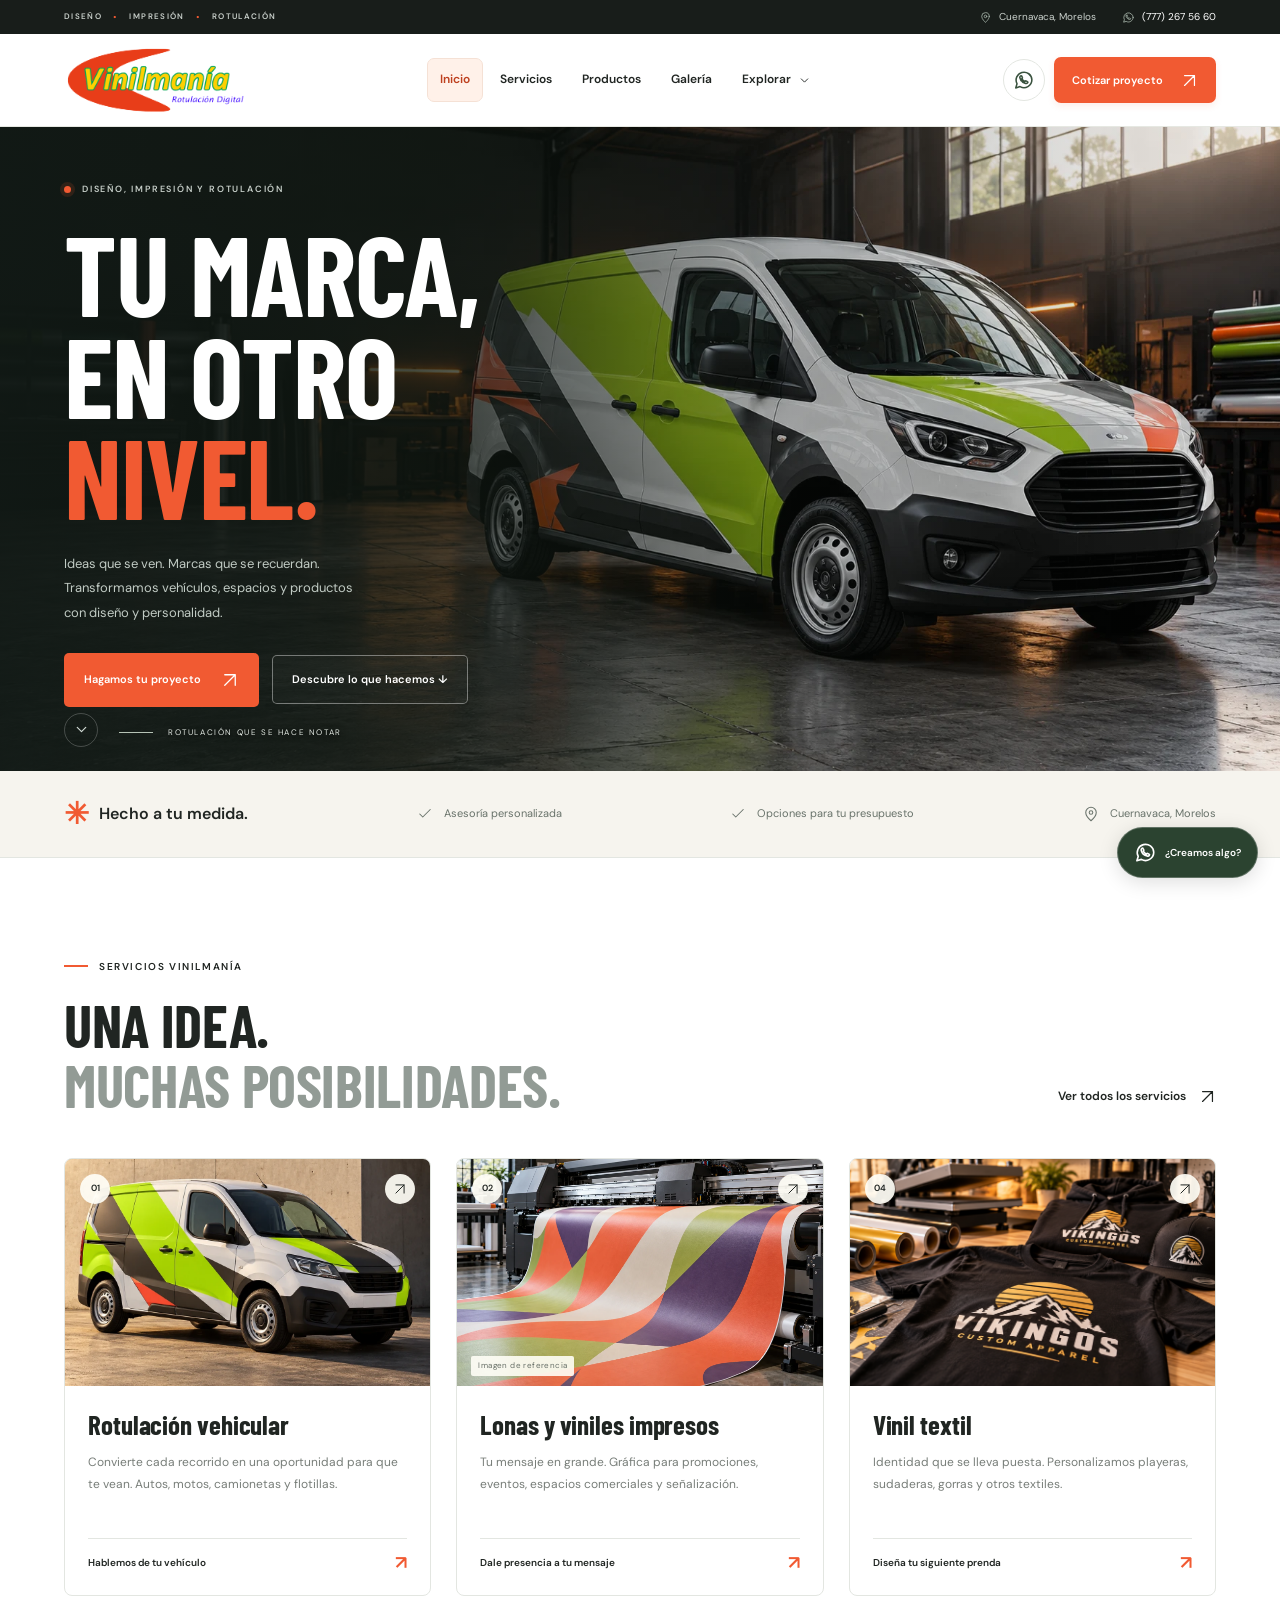
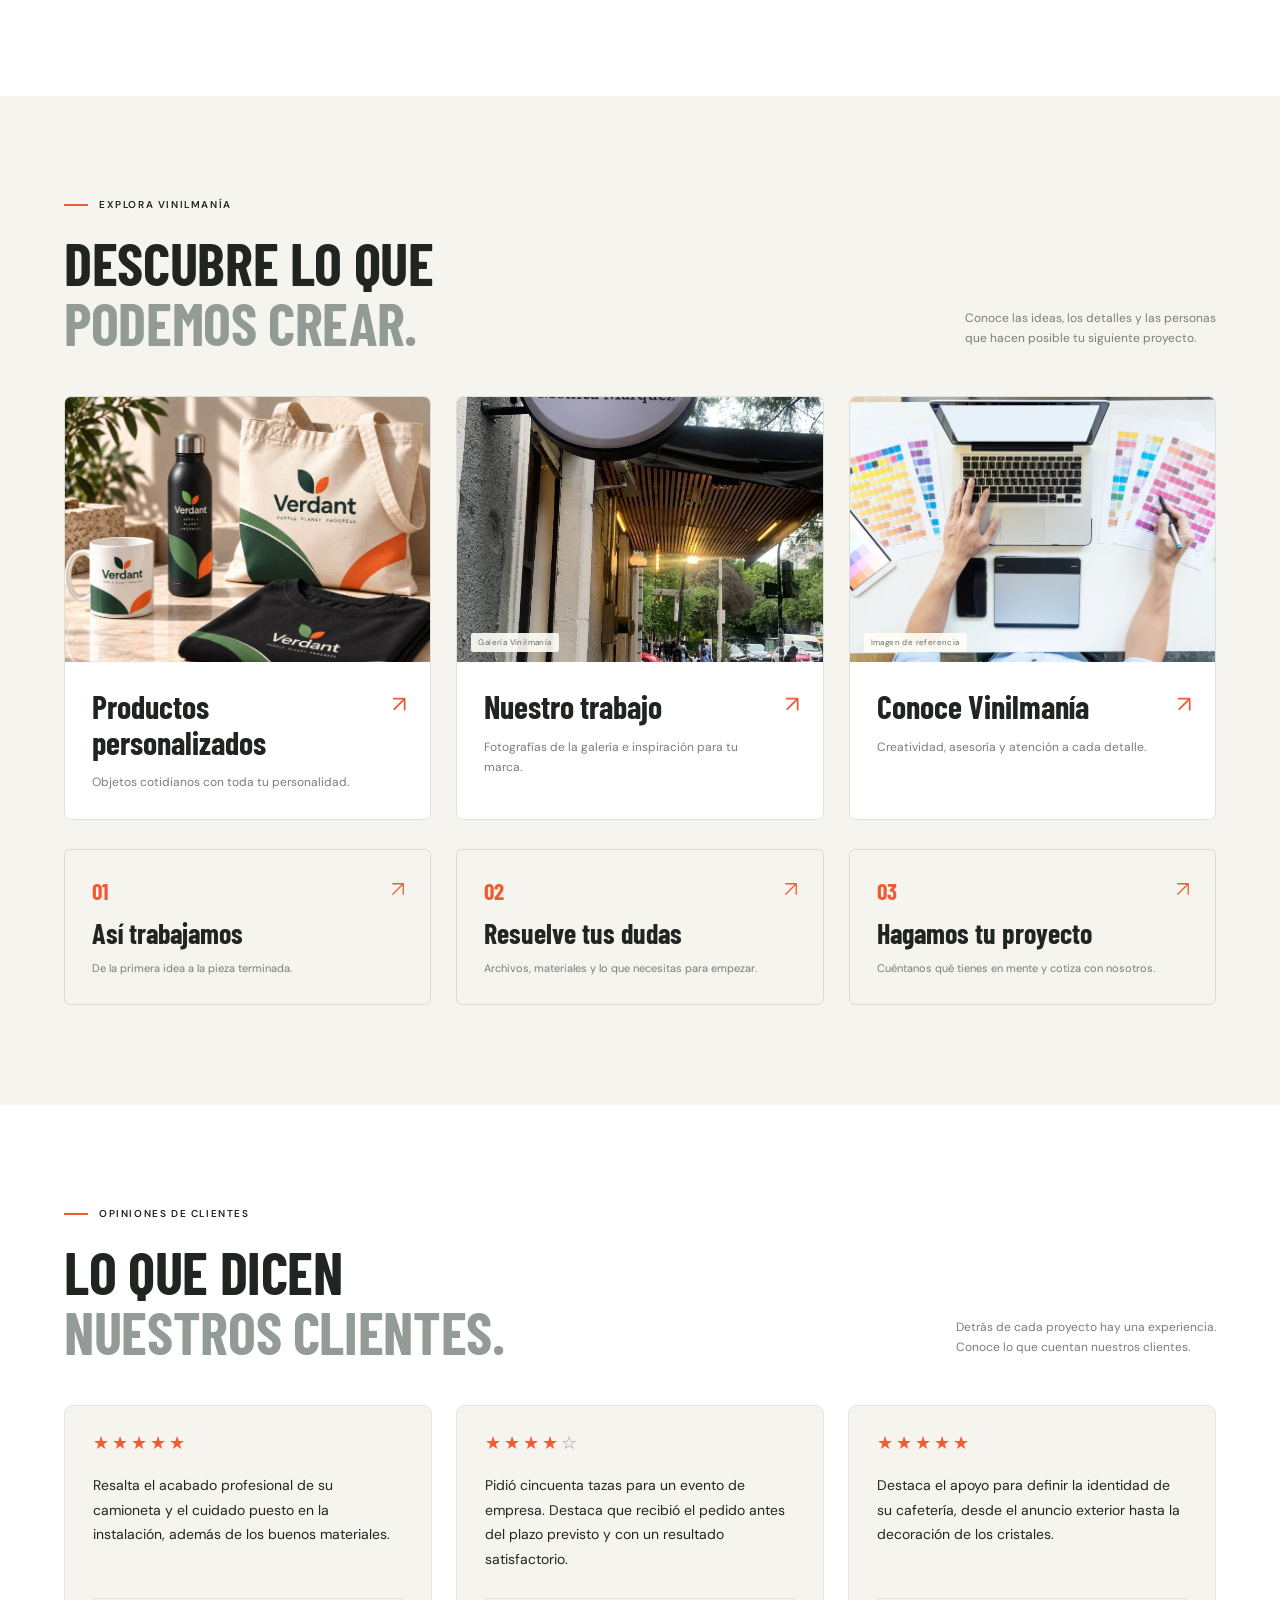
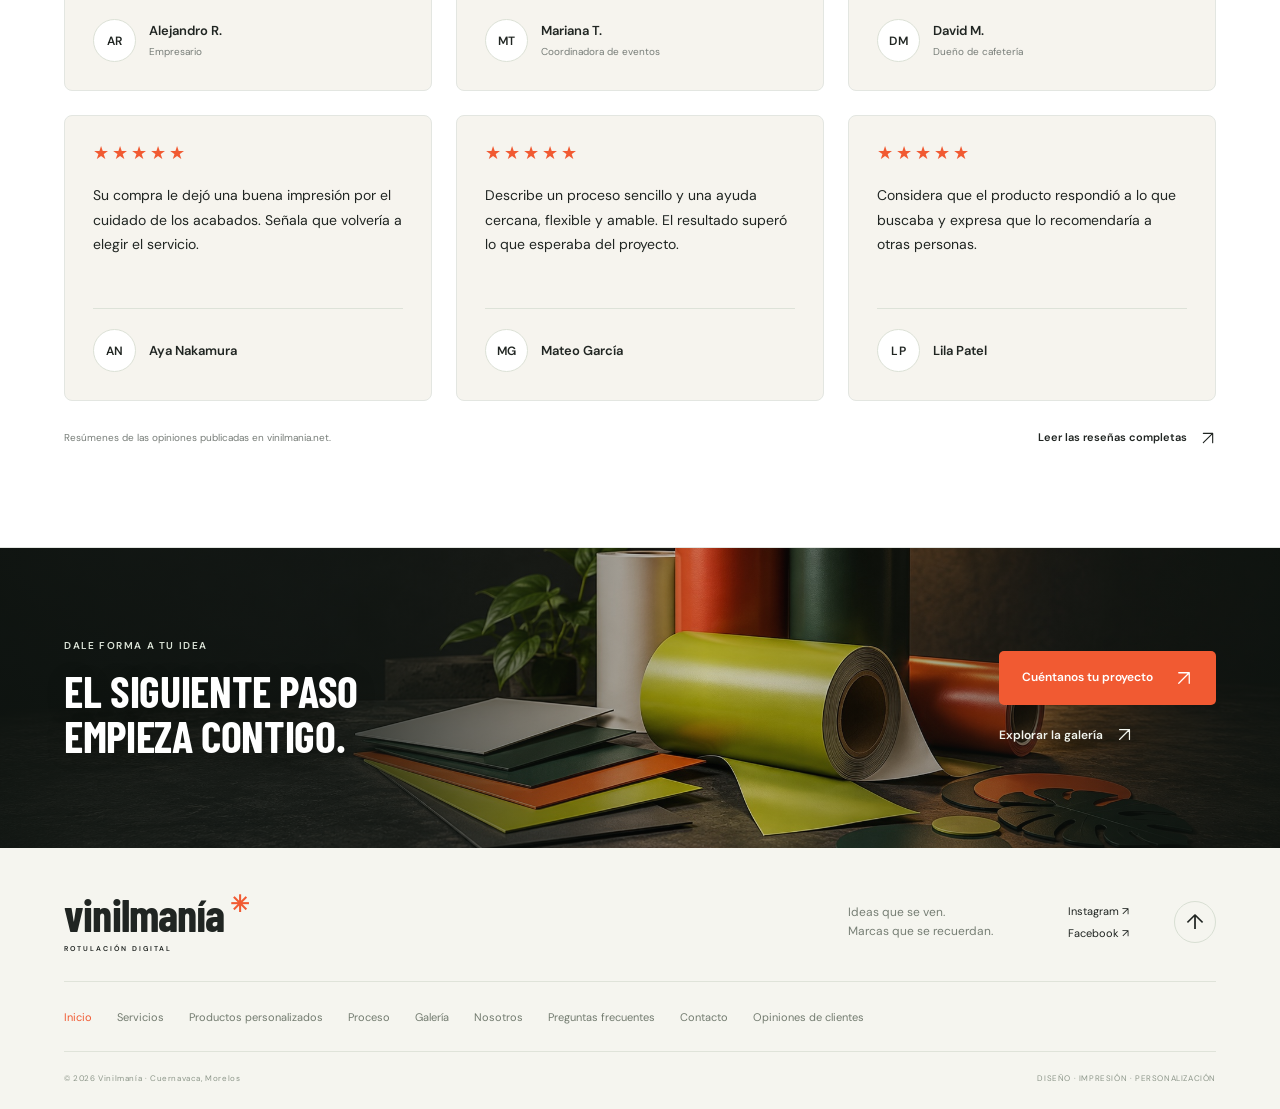
<file: index.html>
<!doctype html>
<html lang="es-MX">
<head>
  <meta charset="utf-8">
  <meta name="viewport" content="width=device-width,initial-scale=1">
  <meta name="theme-color" content="#181b19">
  <title>Vinilmanía | Haz que tu marca destaque</title>
  <meta name="description" content="Rotulación vehicular, impresión digital, viniles y productos personalizados en Cuernavaca. Explora los servicios y conoce Vinilmanía.">
  <meta property="og:title" content="Vinilmanía | Haz que tu marca destaque">
  <meta property="og:description" content="Rotulación vehicular, impresión digital, viniles y productos personalizados en Cuernavaca. Explora los servicios y conoce Vinilmanía.">
  <meta property="og:type" content="website">
  <meta property="og:locale" content="es_MX">
  <link rel="icon" href="assets/favicon.svg" type="image/svg+xml">
  <link rel="preload" href="assets/barlow-700.ttf" as="font" type="font/ttf" crossorigin>
  <link rel="preload" href="assets/hero-taller.webp" as="image">
  <link rel="stylesheet" href="style.css?v=opiniones-20261012">
  <link rel="stylesheet" href="header.css?v=header-1">
  <script src="app.js?v=header-1-sin-etiquetas-20261012" defer></script>
  <script type="application/ld+json">{"@context":"https://schema.org","@type":"LocalBusiness","name":"Vinilmanía","telephone":"+527772675660","email":"vinilmania@gmail.com","address":{"@type":"PostalAddress","streetAddress":"Francisco I. Madero","addressLocality":"Cuernavaca","addressRegion":"Morelos","postalCode":"62270","addressCountry":"MX"},"openingHoursSpecification":[{"@type":"OpeningHoursSpecification","dayOfWeek":["Monday","Tuesday","Wednesday","Thursday","Friday"],"opens":"08:00","closes":"18:00"}],"sameAs":["https://www.facebook.com/rotulaciondigit","https://www.instagram.com/vinilmania_cuernavaca/"]}</script>
</head>
<body class="home" data-page="index.html">

  <svg class="svg-defs" aria-hidden="true"><defs>
    <symbol id="arrow" viewBox="0 0 24 24"><path d="M5 19 19 5M5 5h14v14"/></symbol>
    <symbol id="chevron" viewBox="0 0 24 24"><path d="m6 9 6 6 6-6"/></symbol>
    <symbol id="check" viewBox="0 0 24 24"><path d="m5 12 4 4L19 6"/></symbol>
    <symbol id="wa" viewBox="0 0 24 24"><path d="M20.6 11.8a8.6 8.6 0 0 1-12.9 7.4L3 20.6l1.4-4.5A8.6 8.6 0 1 1 20.6 11.8Z"/><path d="M8.3 7.6c.3-.4.9-.5 1.1 0l.9 1.8c.2.3-.3.8-.6 1.1.6 1.5 1.7 2.6 3.2 3.2.3-.3.8-1 1.2-.8l1.7.9c.5.2.5.7.2 1.1-.5.8-1.4 1.1-2.3.8-3.1-.8-5.4-3-6.2-6.1-.2-.7 0-1.4.8-2Z"/></symbol>
    <symbol id="pin" viewBox="0 0 24 24"><path d="M19 10c0 5-7 11-7 11S5 15 5 10a7 7 0 1 1 14 0Z"/><circle cx="12" cy="10" r="2.4"/></symbol>
  </defs></svg>
  <a href="#contenido" class="skip">Saltar al contenido</a>
  <div class="scroll-progress" aria-hidden="true"></div>
  <div class="header-meta"><div class="shell header-meta-inner"><span class="header-specialty">DISEÑO <span aria-hidden="true">·</span> IMPRESIÓN <span aria-hidden="true">·</span> ROTULACIÓN</span><div class="header-meta-links"><span class="header-location"><svg class="icon" aria-hidden="true"><use href="#pin"/></svg> Cuernavaca, Morelos</span><a href="https://wa.me/527772675660" target="_blank" rel="noopener noreferrer"><svg class="icon" aria-hidden="true"><use href="#wa"/></svg><span class="header-phone">(777) 267 56 60</span><span class="header-phone-mobile">WhatsApp ↗</span></a></div></div></div>
<header class="header"><div class="shell header-inner">
  <a class="brand" href="index.html" aria-label="Vinilmanía, inicio"><img src="assets/logo-original.png" alt="Vinilmanía · Rotulación digital" width="944" height="529"></a>
  <nav class="nav" id="main-nav" aria-label="Navegación principal"><div class="nav-intro"><span>EXPLORA VINILMANÍA</span><small>Ideas que se ven.</small></div><a href="index.html" class="current" aria-current="page">Inicio</a><a href="servicios.html">Servicios</a><a href="personalizados.html">Productos</a><a href="galeria.html">Galería</a><details class="nav-more"><summary>Explorar <svg class="icon" aria-hidden="true"><use href="#chevron"/></svg></summary><div class="nav-dropdown"><a href="nosotros.html"><span class="nav-item-title">El taller<span aria-hidden="true">↗</span></span><small>Conoce Vinilmanía</small></a><a href="proceso.html"><span class="nav-item-title">Nuestro proceso<span aria-hidden="true">↗</span></span><small>De la idea a la impresión</small></a><a href="preguntas.html"><span class="nav-item-title">Preguntas frecuentes<span aria-hidden="true">↗</span></span><small>Resuelve tus dudas</small></a><a href="contacto.html"><span class="nav-item-title">Contacto<span aria-hidden="true">↗</span></span><small>Hablemos de tu proyecto</small></a></div></details><a class="nav-mobile-contact" href="https://wa.me/527772675660" target="_blank" rel="noopener noreferrer"><svg class="icon" aria-hidden="true"><use href="#wa"/></svg><span>Hablemos por WhatsApp</span><svg class="icon" aria-hidden="true"><use href="#arrow"/></svg></a></nav>
  <div class="header-actions"><a class="header-whatsapp" href="https://wa.me/527772675660" target="_blank" rel="noopener noreferrer" aria-label="Hablar con Vinilmanía por WhatsApp"><svg class="icon" aria-hidden="true"><use href="#wa"/></svg></a><a class="button button-orange nav-cta" href="contacto.html"><span class="cta-desktop">Cotizar proyecto</span><span class="cta-mobile">Cotizar</span><svg class="icon" aria-hidden="true"><use href="#arrow"/></svg></a></div>
  <button class="menu-toggle" type="button" aria-label="Abrir menú" aria-expanded="false" aria-controls="main-nav"><span></span><span></span></button>
</div></header>
<button class="nav-backdrop" type="button" aria-label="Cerrar menú de navegación" tabindex="-1" hidden></button>
<main id="contenido">
<section id="inicio" class="hero">
      <img class="hero-background" src="assets/hero-taller.webp" width="2048" height="1024" alt="Imagen conceptual de una camioneta con rotulación geométrica en un taller de impresión" fetchpriority="high">
      <div class="hero-shade" aria-hidden="true"></div>
      <div class="shell hero-inner">
        <div class="hero-copy"><p class="eyebrow hero-eyebrow"><span></span> Diseño, impresión y rotulación</p><h1>TU MARCA,<br>EN OTRO<br><span>NIVEL.</span></h1><p class="hero-description">Ideas que se ven. Marcas que se recuerdan.<br>Transformamos vehículos, espacios y productos<br class="wide-only"> con diseño y personalidad.</p><div class="hero-actions"><a class="button button-orange" href="contacto.html">Hagamos tu proyecto <svg class="icon"><use href="#arrow"/></svg></a><a class="button button-outline" href="servicios.html">Descubre lo que hacemos ↓</a></div></div>
        <div class="hero-photo-note"><span class="photo-line"></span><span>ROTULACIÓN QUE SE HACE NOTAR</span></div>
        <a class="hero-down" href="servicios.html" aria-label="Explorar los servicios"><svg class="icon"><use href="#chevron"/></svg></a>
      </div>
    </section><div class="trust-band"><div class="shell trust-inner"><p><span class="trust-mark">✳</span> Hecho a tu medida.</p><p><svg class="icon"><use href="#check"/></svg> Asesoría personalizada</p><p><svg class="icon"><use href="#check"/></svg> Opciones para tu presupuesto</p><p><svg class="icon"><use href="#pin"/></svg> Cuernavaca, Morelos</p></div></div><section class="shell section-space home-services"><div class="section-heading reveal"><div><p class="eyebrow"><span class="eyebrow-line"></span> Servicios Vinilmanía</p><h2>UNA IDEA.<br><span class="subtle">MUCHAS POSIBILIDADES.</span></h2></div><a class="text-link" href="servicios.html">Ver todos los servicios <svg class="icon" aria-hidden="true"><use href="#arrow"/></svg></a></div><div class="service-grid"><a class="service-card reveal" href="contacto.html?servicio=Rotulaci%C3%B3n%20vehicular" data-service="Rotulación vehicular"><div class="service-image"><img src="assets/portada.webp" alt="Concepto de camioneta rotulada con vinil verde y negro" loading="lazy" width="1086" height="1448"><span class="image-number">01</span><span class="image-arrow"><svg class="icon"><use href="#arrow"/></svg></span></div><div class="service-content"><h3>Rotulación vehicular</h3><p>Convierte cada recorrido en una oportunidad para que te vean. Autos, motos, camionetas y flotillas.</p><span class="service-link">Hablemos de tu vehículo <span>↗</span></span></div></a><a class="service-card reveal" href="contacto.html?servicio=Lonas%20y%20viniles%20impresos" data-service="Lonas y viniles impresos"><div class="service-image"><img src="assets/impresion.webp" alt="Referencia conceptual de impresión de vinil en gran formato" loading="lazy" width="1536" height="1024"><span class="image-number">02</span><span class="image-note">Imagen de referencia</span><span class="image-arrow"><svg class="icon"><use href="#arrow"/></svg></span></div><div class="service-content"><h3>Lonas y viniles impresos</h3><p>Tu mensaje en grande. Gráfica para promociones, eventos, espacios comerciales y señalización.</p><span class="service-link">Dale presencia a tu mensaje <span>↗</span></span></div></a><a class="service-card reveal" href="contacto.html?servicio=Vinil%20textil" data-service="Vinil textil"><div class="service-image"><img src="assets/vinil-textil-vikingos.png" alt="Playera, sudadera y gorra negras con estampados Vikingos en un taller de vinil textil" loading="lazy" width="1672" height="941"><span class="image-number">04</span><span class="image-arrow"><svg class="icon"><use href="#arrow"/></svg></span></div><div class="service-content"><h3>Vinil textil</h3><p>Identidad que se lleva puesta. Personalizamos playeras, sudaderas, gorras y otros textiles.</p><span class="service-link">Diseña tu siguiente prenda <span>↗</span></span></div></a></div></section><section class="home-explore section-space"><div class="shell"><div class="section-heading reveal"><div><p class="eyebrow"><span class="eyebrow-line"></span> Explora Vinilmanía</p><h2>DESCUBRE LO QUE<br><span class="subtle">PODEMOS CREAR.</span></h2></div><p>Conoce las ideas, los detalles y las personas<br>que hacen posible tu siguiente proyecto.</p></div><div class="explore-grid"><a class="explore-card reveal" href="personalizados.html"><div class="explore-image"><img src="assets/personalizados-verdant.jpeg" alt="Taza, termo, bolsa y playera personalizados con la marca Verdant" width="792" height="637" loading="lazy"></div><div class="explore-copy"><h3>Productos personalizados</h3><p>Objetos cotidianos con toda tu personalidad.</p><span class="explore-arrow" aria-hidden="true">↗</span></div></a><a class="explore-card reveal" href="galeria.html"><div class="explore-image"><img src="assets/letrero.webp" alt="" width="1448" height="1086" loading="lazy"><span class="image-note">Galería Vinilmanía</span></div><div class="explore-copy"><h3>Nuestro trabajo</h3><p>Fotografías de la galería e inspiración para tu marca.</p><span class="explore-arrow" aria-hidden="true">↗</span></div></a><a class="explore-card reveal" href="nosotros.html"><div class="explore-image"><img src="assets/estudio.webp" alt="" width="1448" height="1086" loading="lazy"><span class="image-note">Imagen de referencia</span></div><div class="explore-copy"><h3>Conoce Vinilmanía</h3><p>Creatividad, asesoría y atención a cada detalle.</p><span class="explore-arrow" aria-hidden="true">↗</span></div></a></div><div class="quick-grid"><a class="quick-card reveal" href="proceso.html"><span class="quick-number">01</span><h3>Así trabajamos</h3><p>De la primera idea a la pieza terminada.</p><svg class="icon" aria-hidden="true"><use href="#arrow"/></svg></a><a class="quick-card reveal" href="preguntas.html"><span class="quick-number">02</span><h3>Resuelve tus dudas</h3><p>Archivos, materiales y lo que necesitas para empezar.</p><svg class="icon" aria-hidden="true"><use href="#arrow"/></svg></a><a class="quick-card reveal" href="contacto.html"><span class="quick-number">03</span><h3>Hagamos tu proyecto</h3><p>Cuéntanos qué tienes en mente y cotiza con nosotros.</p><svg class="icon" aria-hidden="true"><use href="#arrow"/></svg></a></div></div></section>
    <section class="customer-reviews section-space" id="opiniones" aria-labelledby="opiniones-title">
      <div class="shell">
        <div class="section-heading">
          <div><p class="eyebrow"><span class="eyebrow-line"></span> Opiniones de clientes</p><h2 id="opiniones-title">LO QUE DICEN<br><span class="subtle">NUESTROS CLIENTES.</span></h2></div>
          <p>Detrás de cada proyecto hay una experiencia.<br>Conoce lo que cuentan nuestros clientes.</p>
        </div>
        <div class="review-grid">
      <article class="review-card">
        <div class="review-stars" role="img" aria-label="5 de 5 estrellas"><span aria-hidden="true">★★★★★</span></div>
        <p class="review-text">Resalta el acabado profesional de su camioneta y el cuidado puesto en la instalación, además de los buenos materiales.</p>
        <div class="review-author"><span class="review-avatar" aria-hidden="true">AR</span><div><h3>Alejandro R.</h3><span class="review-role">Empresario</span></div></div>
      </article>
      <article class="review-card">
        <div class="review-stars" role="img" aria-label="4 de 5 estrellas"><span aria-hidden="true">★★★★<span class="review-star-empty">☆</span></span></div>
        <p class="review-text">Pidió cincuenta tazas para un evento de empresa. Destaca que recibió el pedido antes del plazo previsto y con un resultado satisfactorio.</p>
        <div class="review-author"><span class="review-avatar" aria-hidden="true">MT</span><div><h3>Mariana T.</h3><span class="review-role">Coordinadora de eventos</span></div></div>
      </article>
      <article class="review-card">
        <div class="review-stars" role="img" aria-label="5 de 5 estrellas"><span aria-hidden="true">★★★★★</span></div>
        <p class="review-text">Destaca el apoyo para definir la identidad de su cafetería, desde el anuncio exterior hasta la decoración de los cristales.</p>
        <div class="review-author"><span class="review-avatar" aria-hidden="true">DM</span><div><h3>David M.</h3><span class="review-role">Dueño de cafetería</span></div></div>
      </article>
      <article class="review-card">
        <div class="review-stars" role="img" aria-label="5 de 5 estrellas"><span aria-hidden="true">★★★★★</span></div>
        <p class="review-text">Su compra le dejó una buena impresión por el cuidado de los acabados. Señala que volvería a elegir el servicio.</p>
        <div class="review-author"><span class="review-avatar" aria-hidden="true">AN</span><div><h3>Aya Nakamura</h3></div></div>
      </article>
      <article class="review-card">
        <div class="review-stars" role="img" aria-label="5 de 5 estrellas"><span aria-hidden="true">★★★★★</span></div>
        <p class="review-text">Describe un proceso sencillo y una ayuda cercana, flexible y amable. El resultado superó lo que esperaba del proyecto.</p>
        <div class="review-author"><span class="review-avatar" aria-hidden="true">MG</span><div><h3>Mateo García</h3></div></div>
      </article>
      <article class="review-card">
        <div class="review-stars" role="img" aria-label="5 de 5 estrellas"><span aria-hidden="true">★★★★★</span></div>
        <p class="review-text">Considera que el producto respondió a lo que buscaba y expresa que lo recomendaría a otras personas.</p>
        <div class="review-author"><span class="review-avatar" aria-hidden="true">LP</span><div><h3>Lila Patel</h3></div></div>
      </article>
        </div>
        <div class="review-source"><p>Resúmenes de las opiniones publicadas en vinilmania.net.</p><a class="text-link" href="https://vinilmania.net/" target="_blank" rel="noopener noreferrer">Leer las reseñas completas <svg class="icon" aria-hidden="true"><use href="#arrow"/></svg></a></div>
      </div>
    </section>
<section class="next-section"><div class="shell next-inner"><div><p class="eyebrow">Dale forma a tu idea</p><h2>EL SIGUIENTE PASO<br>EMPIEZA CONTIGO.</h2></div><div class="next-actions"><a class="button button-orange" href="contacto.html">Cuéntanos tu proyecto <svg class="icon" aria-hidden="true"><use href="#arrow"/></svg></a><a class="text-link" href="galeria.html">Explorar la galería <svg class="icon" aria-hidden="true"><use href="#arrow"/></svg></a></div></div></section>
</main>
  <footer class="footer"><div class="shell"><div class="footer-top"><a class="footer-brand" href="index.html">vinilmanía<span>✳</span><small>ROTULACIÓN DIGITAL</small></a><p>Ideas que se ven.<br>Marcas que se recuerdan.</p><div class="footer-social"><a href="https://www.instagram.com/vinilmania_cuernavaca/" target="_blank" rel="noopener">Instagram ↗</a><a href="https://www.facebook.com/rotulaciondigit" target="_blank" rel="noopener">Facebook ↗</a></div><a href="#contenido" class="back-top" aria-label="Volver arriba">↑</a></div><nav class="footer-sitemap" aria-label="Todas las páginas"><a href="index.html" class="current" aria-current="page">Inicio</a><a href="servicios.html">Servicios</a><a href="personalizados.html">Productos personalizados</a><a href="proceso.html">Proceso</a><a href="galeria.html">Galería</a><a href="nosotros.html">Nosotros</a><a href="preguntas.html">Preguntas frecuentes</a><a href="contacto.html">Contacto</a><a href="#opiniones">Opiniones de clientes</a></nav><div class="footer-bottom"><span>© <span id="year">2026</span> Vinilmanía · Cuernavaca, Morelos</span><span>DISEÑO · IMPRESIÓN · PERSONALIZACIÓN</span></div></div></footer>
  <a class="floating-wa" href="https://wa.me/527772675660" target="_blank" rel="noopener" aria-label="Contactar a Vinilmanía por WhatsApp"><svg class="icon"><use href="#wa"/></svg><span>¿Creamos algo?</span></a>

</body>
</html>
</file>
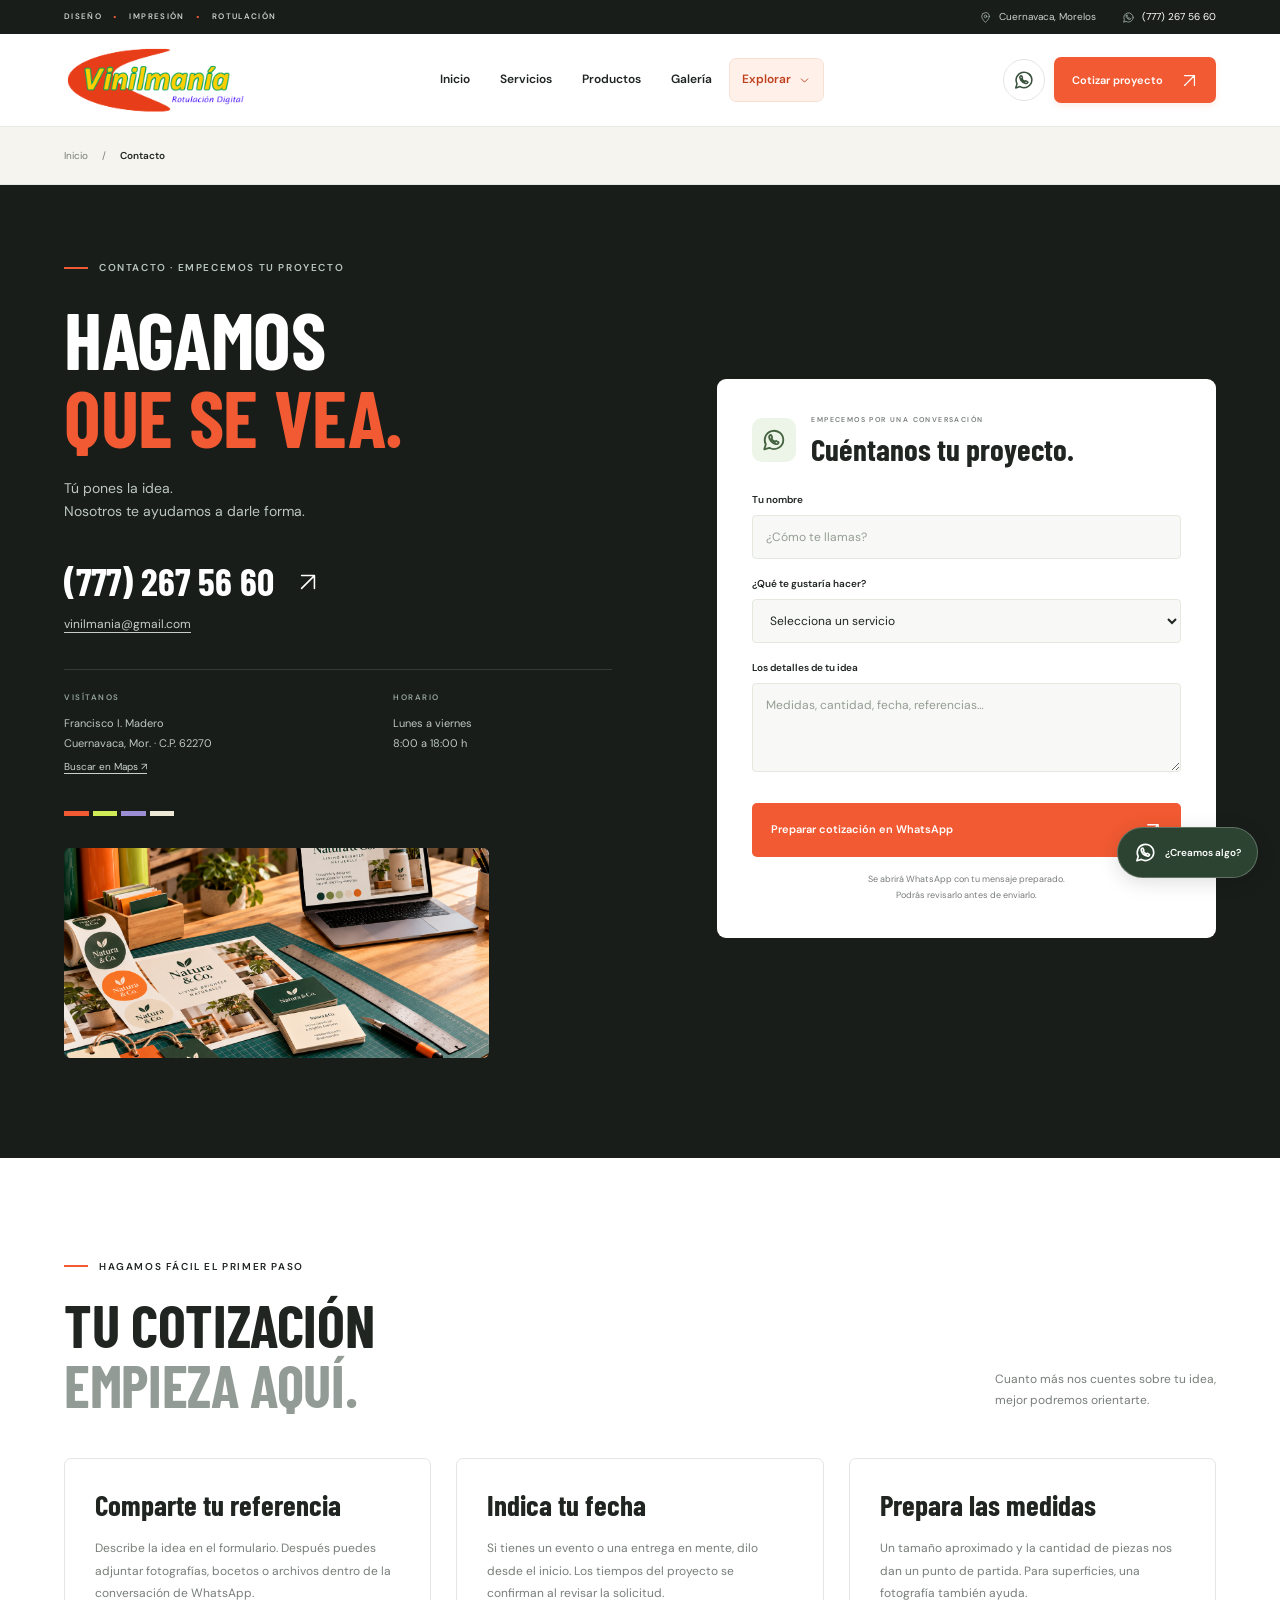
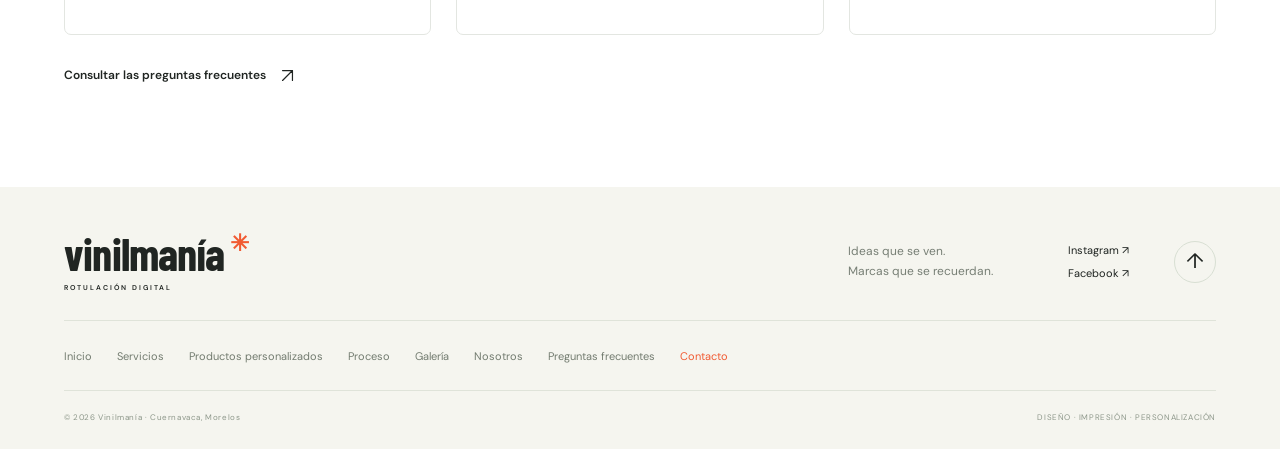
<file: contacto.html>
<!doctype html>
<html lang="es-MX">
<head>
  <meta charset="utf-8">
  <meta name="viewport" content="width=device-width,initial-scale=1">
  <meta name="theme-color" content="#181b19">
  <title>Contacto | Vinilmanía · Cuernavaca</title>
  <meta name="description" content="Cotiza con Vinilmanía en Cuernavaca. Teléfono (777) 267 56 60, WhatsApp, correo, ubicación y horario de atención.">
  <meta property="og:title" content="Contacto | Vinilmanía · Cuernavaca">
  <meta property="og:description" content="Cotiza con Vinilmanía en Cuernavaca. Teléfono (777) 267 56 60, WhatsApp, correo, ubicación y horario de atención.">
  <meta property="og:type" content="website">
  <meta property="og:locale" content="es_MX">
  <link rel="icon" href="assets/favicon.svg" type="image/svg+xml">
  <link rel="preload" href="assets/barlow-700.ttf" as="font" type="font/ttf" crossorigin>
  
  <link rel="stylesheet" href="style.css?v=fondo-proyecto-1">
  <link rel="stylesheet" href="header.css?v=header-1">
  <script src="app.js?v=header-1-sin-etiquetas-20261012" defer></script>
  <script type="application/ld+json">{"@context":"https://schema.org","@type":"LocalBusiness","name":"Vinilmanía","telephone":"+527772675660","email":"vinilmania@gmail.com","address":{"@type":"PostalAddress","streetAddress":"Francisco I. Madero","addressLocality":"Cuernavaca","addressRegion":"Morelos","postalCode":"62270","addressCountry":"MX"},"openingHoursSpecification":[{"@type":"OpeningHoursSpecification","dayOfWeek":["Monday","Tuesday","Wednesday","Thursday","Friday"],"opens":"08:00","closes":"18:00"}],"sameAs":["https://www.facebook.com/rotulaciondigit","https://www.instagram.com/vinilmania_cuernavaca/"]}</script>
</head>
<body class="subpage" data-page="contacto.html">

  <svg class="svg-defs" aria-hidden="true"><defs>
    <symbol id="arrow" viewBox="0 0 24 24"><path d="M5 19 19 5M5 5h14v14"/></symbol>
    <symbol id="chevron" viewBox="0 0 24 24"><path d="m6 9 6 6 6-6"/></symbol>
    <symbol id="check" viewBox="0 0 24 24"><path d="m5 12 4 4L19 6"/></symbol>
    <symbol id="wa" viewBox="0 0 24 24"><path d="M20.6 11.8a8.6 8.6 0 0 1-12.9 7.4L3 20.6l1.4-4.5A8.6 8.6 0 1 1 20.6 11.8Z"/><path d="M8.3 7.6c.3-.4.9-.5 1.1 0l.9 1.8c.2.3-.3.8-.6 1.1.6 1.5 1.7 2.6 3.2 3.2.3-.3.8-1 1.2-.8l1.7.9c.5.2.5.7.2 1.1-.5.8-1.4 1.1-2.3.8-3.1-.8-5.4-3-6.2-6.1-.2-.7 0-1.4.8-2Z"/></symbol>
    <symbol id="pin" viewBox="0 0 24 24"><path d="M19 10c0 5-7 11-7 11S5 15 5 10a7 7 0 1 1 14 0Z"/><circle cx="12" cy="10" r="2.4"/></symbol>
  </defs></svg>
  <a href="#contenido" class="skip">Saltar al contenido</a>
  <div class="scroll-progress" aria-hidden="true"></div>
  <div class="header-meta"><div class="shell header-meta-inner"><span class="header-specialty">DISEÑO <span aria-hidden="true">·</span> IMPRESIÓN <span aria-hidden="true">·</span> ROTULACIÓN</span><div class="header-meta-links"><span class="header-location"><svg class="icon" aria-hidden="true"><use href="#pin"/></svg> Cuernavaca, Morelos</span><a href="https://wa.me/527772675660" target="_blank" rel="noopener noreferrer"><svg class="icon" aria-hidden="true"><use href="#wa"/></svg><span class="header-phone">(777) 267 56 60</span><span class="header-phone-mobile">WhatsApp ↗</span></a></div></div></div>
<header class="header"><div class="shell header-inner">
  <a class="brand" href="index.html" aria-label="Vinilmanía, inicio"><img src="assets/logo-original.png" alt="Vinilmanía · Rotulación digital" width="944" height="529"></a>
  <nav class="nav" id="main-nav" aria-label="Navegación principal"><div class="nav-intro"><span>EXPLORA VINILMANÍA</span><small>Ideas que se ven.</small></div><a href="index.html">Inicio</a><a href="servicios.html">Servicios</a><a href="personalizados.html">Productos</a><a href="galeria.html">Galería</a><details class="nav-more is-current"><summary>Explorar <svg class="icon" aria-hidden="true"><use href="#chevron"/></svg></summary><div class="nav-dropdown"><a href="nosotros.html"><span class="nav-item-title">El taller<span aria-hidden="true">↗</span></span><small>Conoce Vinilmanía</small></a><a href="proceso.html"><span class="nav-item-title">Nuestro proceso<span aria-hidden="true">↗</span></span><small>De la idea a la impresión</small></a><a href="preguntas.html"><span class="nav-item-title">Preguntas frecuentes<span aria-hidden="true">↗</span></span><small>Resuelve tus dudas</small></a><a href="contacto.html" class="current" aria-current="page"><span class="nav-item-title">Contacto<span aria-hidden="true">↗</span></span><small>Hablemos de tu proyecto</small></a></div></details><a class="nav-mobile-contact" href="https://wa.me/527772675660" target="_blank" rel="noopener noreferrer"><svg class="icon" aria-hidden="true"><use href="#wa"/></svg><span>Hablemos por WhatsApp</span><svg class="icon" aria-hidden="true"><use href="#arrow"/></svg></a></nav>
  <div class="header-actions"><a class="header-whatsapp" href="https://wa.me/527772675660" target="_blank" rel="noopener noreferrer" aria-label="Hablar con Vinilmanía por WhatsApp"><svg class="icon" aria-hidden="true"><use href="#wa"/></svg></a><a class="button button-orange nav-cta" href="contacto.html"><span class="cta-desktop">Cotizar proyecto</span><span class="cta-mobile">Cotizar</span><svg class="icon" aria-hidden="true"><use href="#arrow"/></svg></a></div>
  <button class="menu-toggle" type="button" aria-label="Abrir menú" aria-expanded="false" aria-controls="main-nav"><span></span><span></span></button>
</div></header>
<button class="nav-backdrop" type="button" aria-label="Cerrar menú de navegación" tabindex="-1" hidden></button>
<main id="contenido">
<div class="breadcrumb-bar"><nav class="shell breadcrumb" aria-label="Ruta de navegación"><a href="index.html">Inicio</a><span aria-hidden="true">/</span><span aria-current="page">Contacto</span></nav></div><section class="contact section-space" id="contacto"><div class="shell contact-grid"><div class="contact-copy reveal"><p class="eyebrow"><span class="eyebrow-line"></span> Contacto · Empecemos tu proyecto</p><h1>HAGAMOS<br><span>QUE SE VEA.</span></h1><p>Tú pones la idea.<br>Nosotros te ayudamos a darle forma.</p><a class="contact-phone" href="tel:+527772675660">(777) 267 56 60 <svg class="icon"><use href="#arrow"/></svg></a><a class="contact-email" href="mailto:vinilmania@gmail.com">vinilmania@gmail.com</a><div class="contact-details"><div><p class="eyebrow">VISÍTANOS</p><p>Francisco I. Madero<br>Cuernavaca, Mor. · C.P. 62270</p><a href="https://www.google.com/maps/search/?api=1&query=Vinilmania+Cuernavaca+Francisco+I.+Madero" target="_blank" rel="noopener">Buscar en Maps ↗</a></div><div><p class="eyebrow">HORARIO</p><p>Lunes a viernes<br>8:00 a 18:00 h</p></div></div><div class="contact-color-strips" aria-hidden="true"><span></span><span></span><span></span><span></span></div><figure class="contact-visual reveal"><img src="assets/mesa-diseno-natura.png" alt="Mesa de diseño Natura &amp; Co. con computadora, viniles y papelería personalizada" width="1305" height="1206" loading="lazy"></figure></div><form class="quote-form reveal" id="quote-form"><div class="form-heading"><span class="form-icon"><svg class="icon"><use href="#wa"/></svg></span><div><p>EMPECEMOS POR UNA CONVERSACIÓN</p><h3>Cuéntanos tu proyecto.</h3></div></div><label for="name">Tu nombre</label><input id="name" name="name" autocomplete="given-name" placeholder="¿Cómo te llamas?" required maxlength="80"><label for="service-select">¿Qué te gustaría hacer?</label><select id="service-select" name="service"><option value="">Selecciona un servicio</option><option>Rotulación vehicular</option><option>Lonas y viniles impresos</option><option>Tazas, termos y sublimación</option><option>Vinil textil</option><option>Calcomanías y stickers</option><option>Vinil microperforado</option><option>Asesoría para mi proyecto</option></select><label for="message">Los detalles de tu idea</label><textarea id="message" name="message" placeholder="Medidas, cantidad, fecha, referencias…" rows="3" required maxlength="1500"></textarea><button class="button button-orange" type="submit">Preparar cotización en WhatsApp <svg class="icon"><use href="#arrow"/></svg></button><p class="form-note">Se abrirá WhatsApp con tu mensaje preparado.<br>Podrás revisarlo antes de enviarlo.</p><p id="form-feedback" class="form-feedback" role="status"></p></form></div></section>
<section class="shell section-space"><div class="section-heading reveal"><div><p class="eyebrow"><span class="eyebrow-line"></span> Hagamos fácil el primer paso</p><h2>TU COTIZACIÓN<br><span class="subtle">EMPIEZA AQUÍ.</span></h2></div><p>Cuanto más nos cuentes sobre tu idea,<br>mejor podremos orientarte.</p></div><div class="info-grid"><article class="info-card reveal"><h3>Comparte tu referencia</h3><p>Describe la idea en el formulario. Después puedes adjuntar fotografías, bocetos o archivos dentro de la conversación de WhatsApp.</p></article><article class="info-card reveal"><h3>Indica tu fecha</h3><p>Si tienes un evento o una entrega en mente, dilo desde el inicio. Los tiempos del proyecto se confirman al revisar la solicitud.</p></article><article class="info-card reveal"><h3>Prepara las medidas</h3><p>Un tamaño aproximado y la cantidad de piezas nos dan un punto de partida. Para superficies, una fotografía también ayuda.</p></article></div><a class="text-link guide-link" href="preguntas.html">Consultar las preguntas frecuentes <svg class="icon" aria-hidden="true"><use href="#arrow"/></svg></a></section></main>
  <footer class="footer"><div class="shell"><div class="footer-top"><a class="footer-brand" href="index.html">vinilmanía<span>✳</span><small>ROTULACIÓN DIGITAL</small></a><p>Ideas que se ven.<br>Marcas que se recuerdan.</p><div class="footer-social"><a href="https://www.instagram.com/vinilmania_cuernavaca/" target="_blank" rel="noopener">Instagram ↗</a><a href="https://www.facebook.com/rotulaciondigit" target="_blank" rel="noopener">Facebook ↗</a></div><a href="#contenido" class="back-top" aria-label="Volver arriba">↑</a></div><nav class="footer-sitemap" aria-label="Todas las páginas"><a href="index.html">Inicio</a><a href="servicios.html">Servicios</a><a href="personalizados.html">Productos personalizados</a><a href="proceso.html">Proceso</a><a href="galeria.html">Galería</a><a href="nosotros.html">Nosotros</a><a href="preguntas.html">Preguntas frecuentes</a><a href="contacto.html" class="current" aria-current="page">Contacto</a></nav><div class="footer-bottom"><span>© <span id="year">2026</span> Vinilmanía · Cuernavaca, Morelos</span><span>DISEÑO · IMPRESIÓN · PERSONALIZACIÓN</span></div></div></footer>
  <a class="floating-wa" href="https://wa.me/527772675660" target="_blank" rel="noopener" aria-label="Contactar a Vinilmanía por WhatsApp"><svg class="icon"><use href="#wa"/></svg><span>¿Creamos algo?</span></a>

</body>
</html>
</file>
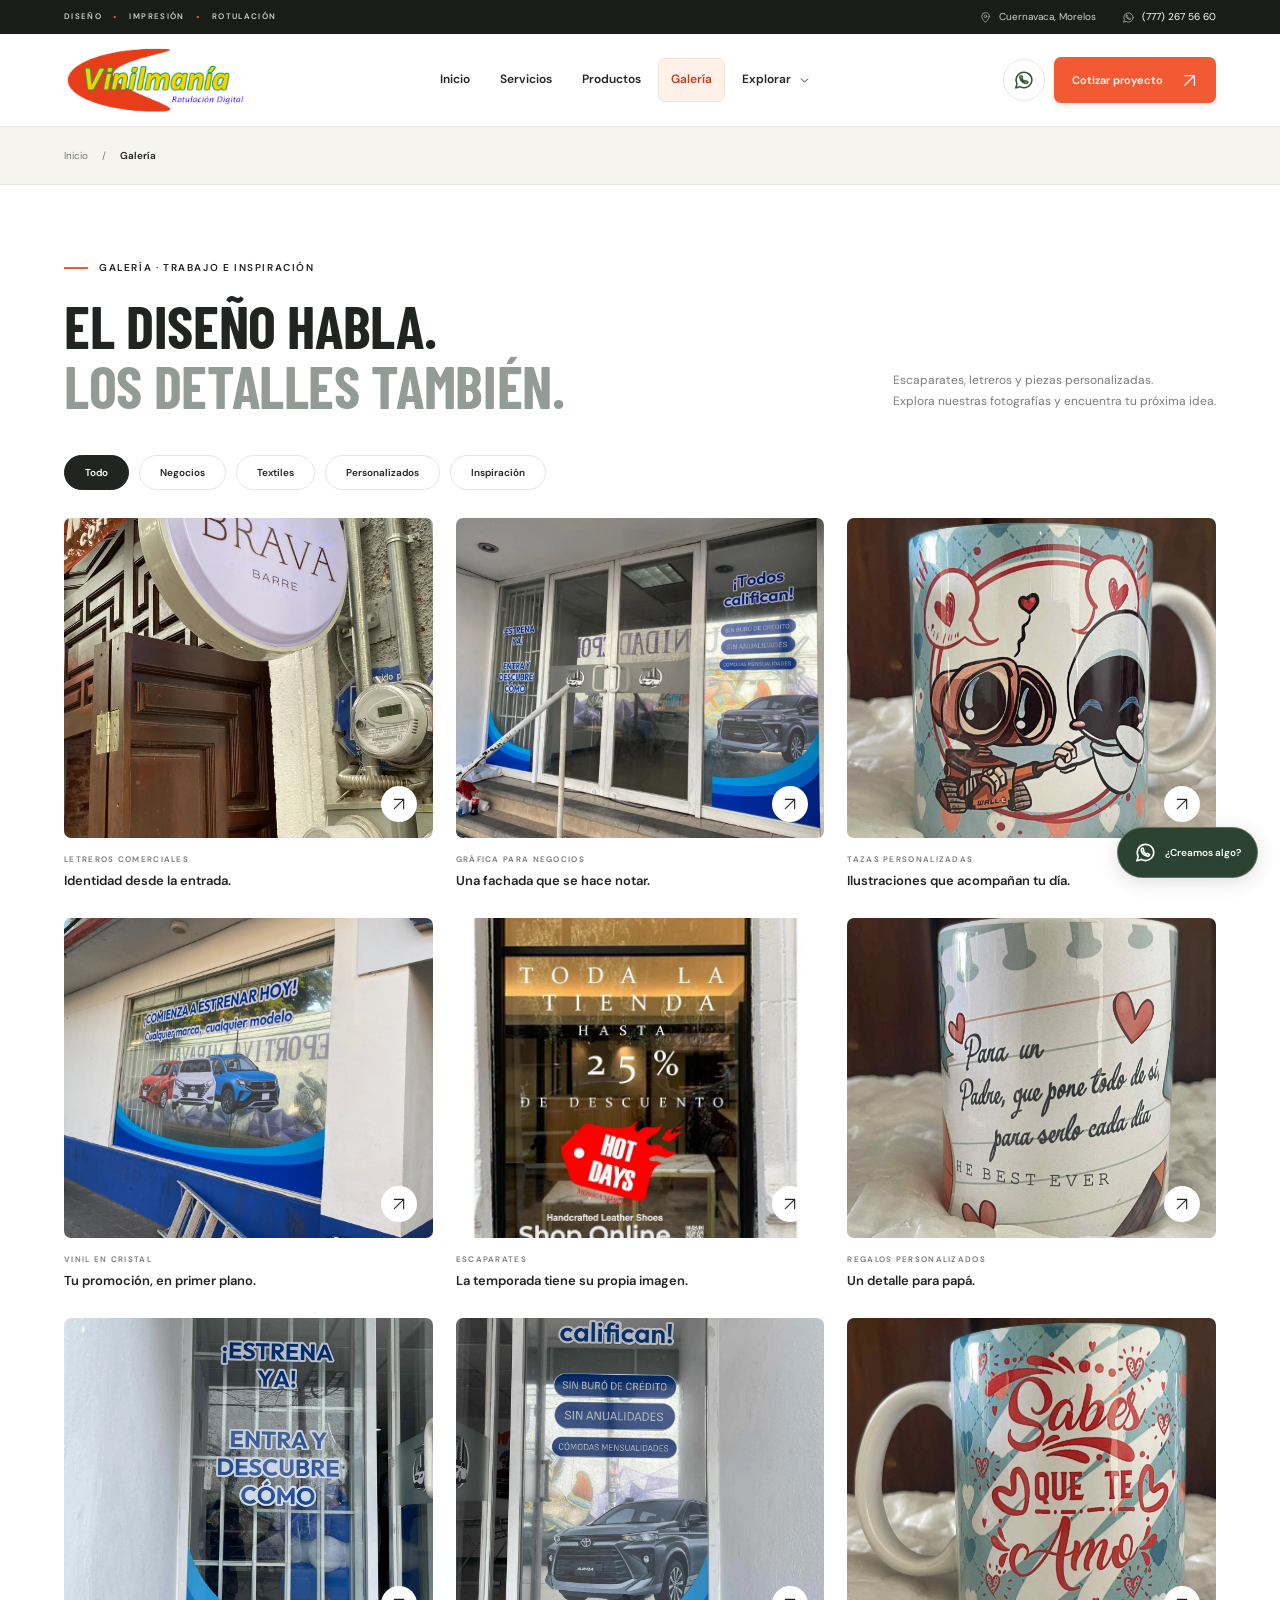
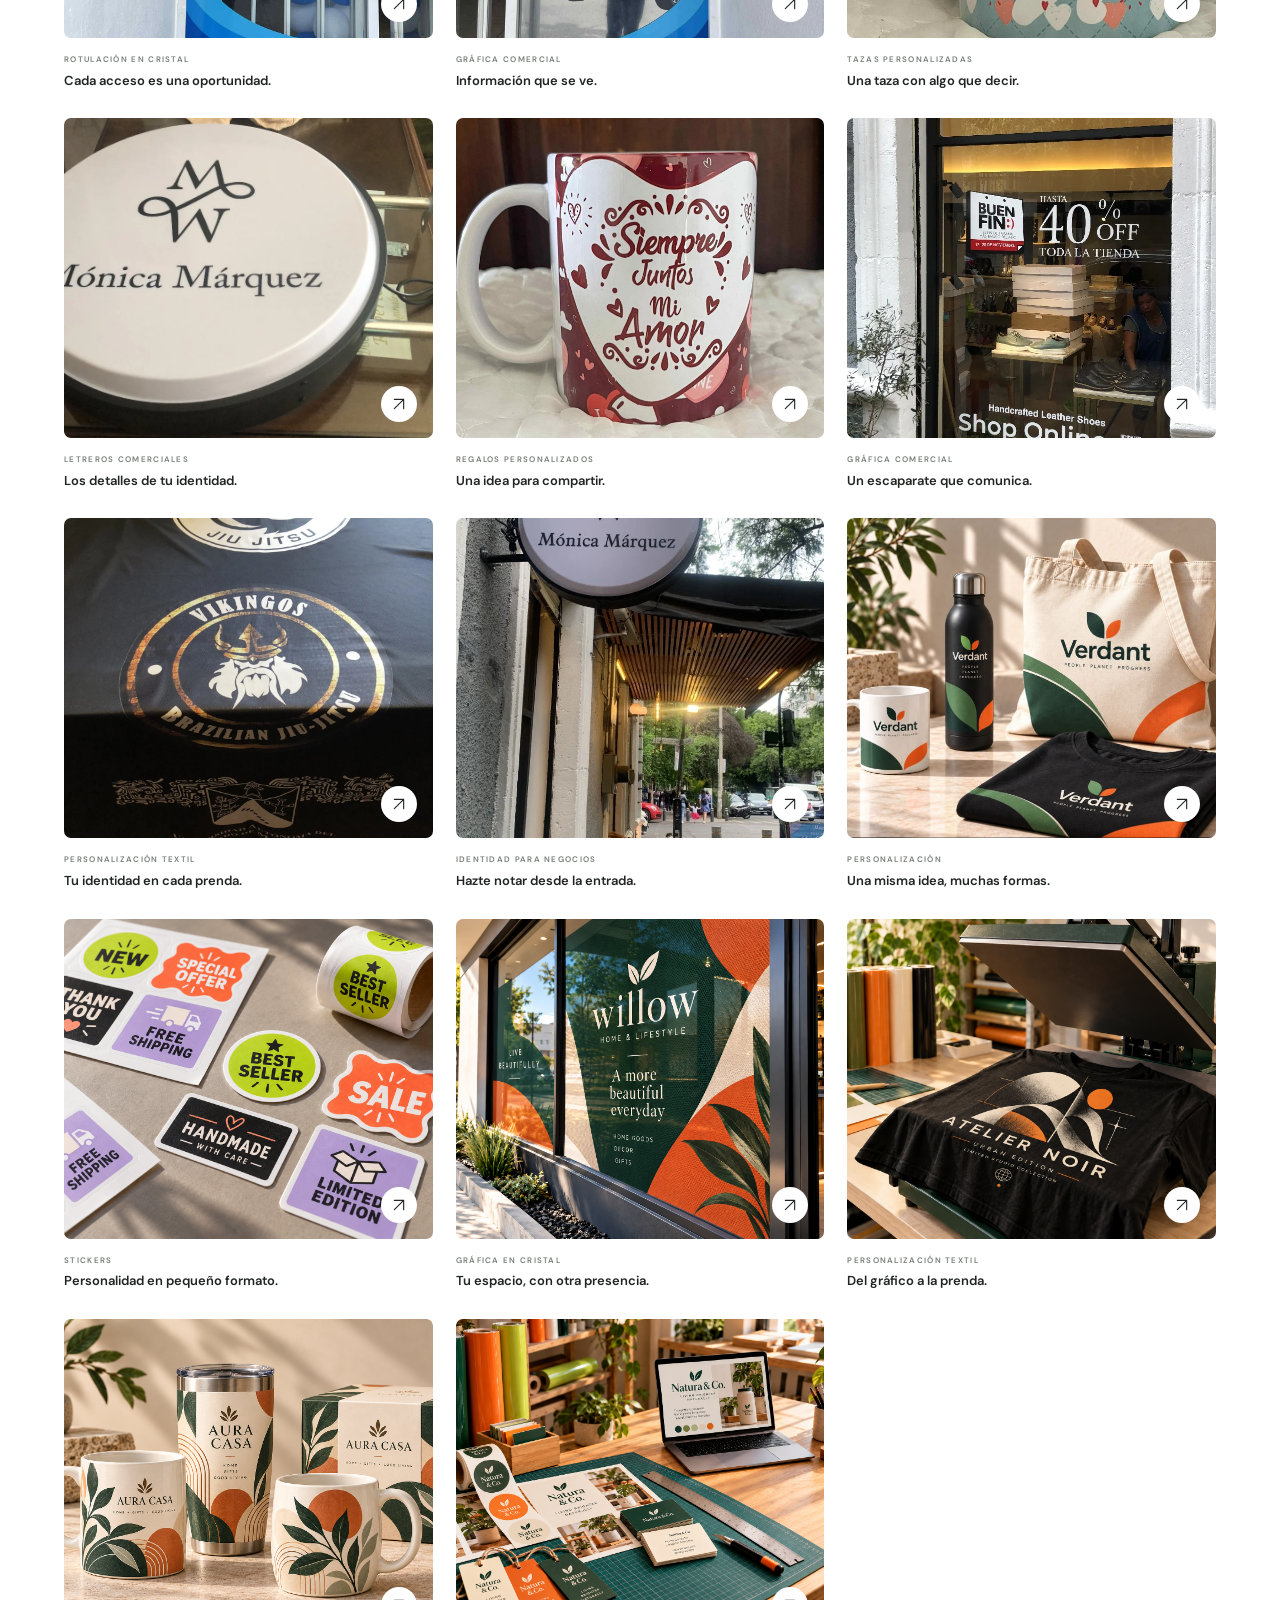
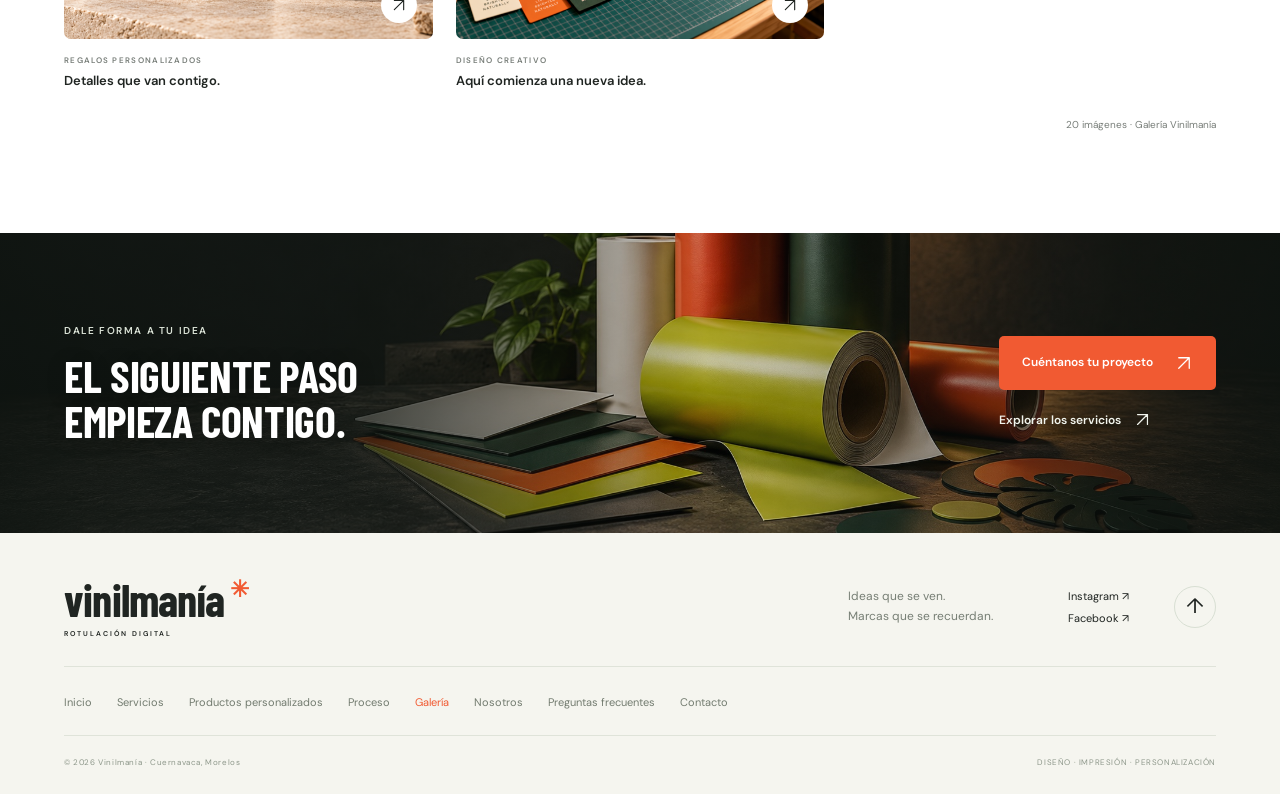
<file: galeria.html>
<!doctype html>
<html lang="es-MX">
<head>
  <meta charset="utf-8">
  <meta name="viewport" content="width=device-width,initial-scale=1">
  <meta name="theme-color" content="#181b19">
  <title>Galería | Vinilmanía · Cuernavaca</title>
  <meta name="description" content="Explora fotografías de escaparates, prendas y letreros de Vinilmanía, junto con conceptos visuales de productos personalizados.">
  <meta property="og:title" content="Galería | Vinilmanía · Cuernavaca">
  <meta property="og:description" content="Explora fotografías de escaparates, prendas y letreros de Vinilmanía, junto con conceptos visuales de productos personalizados.">
  <meta property="og:type" content="website">
  <meta property="og:locale" content="es_MX">
  <link rel="icon" href="assets/favicon.svg" type="image/svg+xml">
  <link rel="preload" href="assets/barlow-700.ttf" as="font" type="font/ttf" crossorigin>
  <link rel="preload" href="assets/escaparate.webp" as="image">
  <link rel="stylesheet" href="style.css?v=fondo-proyecto-1">
  <link rel="stylesheet" href="header.css?v=header-1">
  <script src="app.js?v=header-1-sin-etiquetas-20261012" defer></script>
  <script type="application/ld+json">{"@context":"https://schema.org","@type":"LocalBusiness","name":"Vinilmanía","telephone":"+527772675660","email":"vinilmania@gmail.com","address":{"@type":"PostalAddress","streetAddress":"Francisco I. Madero","addressLocality":"Cuernavaca","addressRegion":"Morelos","postalCode":"62270","addressCountry":"MX"},"openingHoursSpecification":[{"@type":"OpeningHoursSpecification","dayOfWeek":["Monday","Tuesday","Wednesday","Thursday","Friday"],"opens":"08:00","closes":"18:00"}],"sameAs":["https://www.facebook.com/rotulaciondigit","https://www.instagram.com/vinilmania_cuernavaca/"]}</script>
</head>
<body class="subpage" data-page="galeria.html">

  <svg class="svg-defs" aria-hidden="true"><defs>
    <symbol id="arrow" viewBox="0 0 24 24"><path d="M5 19 19 5M5 5h14v14"/></symbol>
    <symbol id="chevron" viewBox="0 0 24 24"><path d="m6 9 6 6 6-6"/></symbol>
    <symbol id="check" viewBox="0 0 24 24"><path d="m5 12 4 4L19 6"/></symbol>
    <symbol id="wa" viewBox="0 0 24 24"><path d="M20.6 11.8a8.6 8.6 0 0 1-12.9 7.4L3 20.6l1.4-4.5A8.6 8.6 0 1 1 20.6 11.8Z"/><path d="M8.3 7.6c.3-.4.9-.5 1.1 0l.9 1.8c.2.3-.3.8-.6 1.1.6 1.5 1.7 2.6 3.2 3.2.3-.3.8-1 1.2-.8l1.7.9c.5.2.5.7.2 1.1-.5.8-1.4 1.1-2.3.8-3.1-.8-5.4-3-6.2-6.1-.2-.7 0-1.4.8-2Z"/></symbol>
    <symbol id="pin" viewBox="0 0 24 24"><path d="M19 10c0 5-7 11-7 11S5 15 5 10a7 7 0 1 1 14 0Z"/><circle cx="12" cy="10" r="2.4"/></symbol>
  </defs></svg>
  <a href="#contenido" class="skip">Saltar al contenido</a>
  <div class="scroll-progress" aria-hidden="true"></div>
  <div class="header-meta"><div class="shell header-meta-inner"><span class="header-specialty">DISEÑO <span aria-hidden="true">·</span> IMPRESIÓN <span aria-hidden="true">·</span> ROTULACIÓN</span><div class="header-meta-links"><span class="header-location"><svg class="icon" aria-hidden="true"><use href="#pin"/></svg> Cuernavaca, Morelos</span><a href="https://wa.me/527772675660" target="_blank" rel="noopener noreferrer"><svg class="icon" aria-hidden="true"><use href="#wa"/></svg><span class="header-phone">(777) 267 56 60</span><span class="header-phone-mobile">WhatsApp ↗</span></a></div></div></div>
<header class="header"><div class="shell header-inner">
  <a class="brand" href="index.html" aria-label="Vinilmanía, inicio"><img src="assets/logo-original.png" alt="Vinilmanía · Rotulación digital" width="944" height="529"></a>
  <nav class="nav" id="main-nav" aria-label="Navegación principal"><div class="nav-intro"><span>EXPLORA VINILMANÍA</span><small>Ideas que se ven.</small></div><a href="index.html">Inicio</a><a href="servicios.html">Servicios</a><a href="personalizados.html">Productos</a><a href="galeria.html" class="current" aria-current="page">Galería</a><details class="nav-more"><summary>Explorar <svg class="icon" aria-hidden="true"><use href="#chevron"/></svg></summary><div class="nav-dropdown"><a href="nosotros.html"><span class="nav-item-title">El taller<span aria-hidden="true">↗</span></span><small>Conoce Vinilmanía</small></a><a href="proceso.html"><span class="nav-item-title">Nuestro proceso<span aria-hidden="true">↗</span></span><small>De la idea a la impresión</small></a><a href="preguntas.html"><span class="nav-item-title">Preguntas frecuentes<span aria-hidden="true">↗</span></span><small>Resuelve tus dudas</small></a><a href="contacto.html"><span class="nav-item-title">Contacto<span aria-hidden="true">↗</span></span><small>Hablemos de tu proyecto</small></a></div></details><a class="nav-mobile-contact" href="https://wa.me/527772675660" target="_blank" rel="noopener noreferrer"><svg class="icon" aria-hidden="true"><use href="#wa"/></svg><span>Hablemos por WhatsApp</span><svg class="icon" aria-hidden="true"><use href="#arrow"/></svg></a></nav>
  <div class="header-actions"><a class="header-whatsapp" href="https://wa.me/527772675660" target="_blank" rel="noopener noreferrer" aria-label="Hablar con Vinilmanía por WhatsApp"><svg class="icon" aria-hidden="true"><use href="#wa"/></svg></a><a class="button button-orange nav-cta" href="contacto.html"><span class="cta-desktop">Cotizar proyecto</span><span class="cta-mobile">Cotizar</span><svg class="icon" aria-hidden="true"><use href="#arrow"/></svg></a></div>
  <button class="menu-toggle" type="button" aria-label="Abrir menú" aria-expanded="false" aria-controls="main-nav"><span></span><span></span></button>
</div></header>
<button class="nav-backdrop" type="button" aria-label="Cerrar menú de navegación" tabindex="-1" hidden></button>
<main id="contenido">
<div class="breadcrumb-bar"><nav class="shell breadcrumb" aria-label="Ruta de navegación"><a href="index.html">Inicio</a><span aria-hidden="true">/</span><span aria-current="page">Galería</span></nav></div><section class="shell section-space projects" id="proyectos"><div class="section-heading reveal"><div><p class="eyebrow"><span class="eyebrow-line"></span> Galería · Trabajo e inspiración</p><h1>EL DISEÑO HABLA.<br><span class="subtle">LOS DETALLES TAMBIÉN.</span></h1></div><p>Escaparates, letreros y piezas personalizadas.<br>Explora nuestras fotografías y encuentra tu próxima idea.</p></div><div class="gallery-filters reveal" role="group" aria-label="Filtrar galería"><button class="active" data-filter="all" aria-pressed="true">Todo</button><button data-filter="negocios" aria-pressed="false">Negocios</button><button data-filter="textiles" aria-pressed="false">Textiles</button><button data-filter="personalizados" aria-pressed="false">Personalizados</button><button data-filter="inspiracion" aria-pressed="false">Inspiración</button></div><div class="gallery-grid" data-filter="all">
<button class="project-card reveal" data-project="0" data-category="negocios" data-origin="original" aria-label="Ampliar: Identidad desde la entrada."><div class="project-image"><img src="assets/galeria-letrero-brava.webp" alt="Letrero circular de Brava Barre instalado en una fachada" loading="lazy" width="720" height="1280"><span class="project-expand"><svg class="icon" aria-hidden="true"><use href="#arrow"/></svg></span></div><div class="project-caption"><p>LETREROS COMERCIALES</p><h3>Identidad desde la entrada.</h3></div></button>
<button class="project-card reveal" data-project="1" data-category="negocios" data-origin="original" aria-label="Ampliar: Una fachada que se hace notar."><div class="project-image"><img src="assets/galeria-fachada-automotriz.webp" alt="Fachada comercial con viniles publicitarios de automóviles" loading="lazy" width="1280" height="960"><span class="project-expand"><svg class="icon" aria-hidden="true"><use href="#arrow"/></svg></span></div><div class="project-caption"><p>GRÁFICA PARA NEGOCIOS</p><h3>Una fachada que se hace notar.</h3></div></button>
<button class="project-card reveal" data-project="2" data-category="personalizados" data-origin="original" aria-label="Ampliar: Ilustraciones que acompañan tu día."><div class="project-image"><img src="assets/galeria-taza-ilustrada.webp" alt="Taza blanca personalizada con una ilustración de personajes y corazones" loading="lazy" width="1600" height="1200"><span class="project-expand"><svg class="icon" aria-hidden="true"><use href="#arrow"/></svg></span></div><div class="project-caption"><p>TAZAS PERSONALIZADAS</p><h3>Ilustraciones que acompañan tu día.</h3></div></button>
<button class="project-card reveal" data-project="3" data-category="negocios" data-origin="original" aria-label="Ampliar: Tu promoción, en primer plano."><div class="project-image"><img src="assets/galeria-vinil-promocion.webp" alt="Ventana comercial con una promoción de automóviles impresa en vinil" loading="lazy" width="1280" height="960"><span class="project-expand"><svg class="icon" aria-hidden="true"><use href="#arrow"/></svg></span></div><div class="project-caption"><p>VINIL EN CRISTAL</p><h3>Tu promoción, en primer plano.</h3></div></button>
<button class="project-card reveal" data-project="4" data-category="negocios" data-origin="original" aria-label="Ampliar: La temporada tiene su propia imagen."><div class="project-image"><img src="assets/galeria-escaparate-promocional.webp" alt="Escaparate con gráfica de descuentos y campaña Hot Days" loading="lazy" width="754" height="1280"><span class="project-expand"><svg class="icon" aria-hidden="true"><use href="#arrow"/></svg></span></div><div class="project-caption"><p>ESCAPARATES</p><h3>La temporada tiene su propia imagen.</h3></div></button>
<button class="project-card reveal" data-project="5" data-category="personalizados" data-origin="original" aria-label="Ampliar: Un detalle para papá."><div class="project-image"><img src="assets/galeria-taza-papa.webp" alt="Taza blanca con corazones y mensaje dedicado a un padre" loading="lazy" width="1600" height="1200"><span class="project-expand"><svg class="icon" aria-hidden="true"><use href="#arrow"/></svg></span></div><div class="project-caption"><p>REGALOS PERSONALIZADOS</p><h3>Un detalle para papá.</h3></div></button>
<button class="project-card reveal" data-project="6" data-category="negocios" data-origin="original" aria-label="Ampliar: Cada acceso es una oportunidad."><div class="project-image"><img src="assets/galeria-puerta-vinil-azul.webp" alt="Puerta de cristal con gráfica azul y mensaje promocional" loading="lazy" width="1200" height="1600"><span class="project-expand"><svg class="icon" aria-hidden="true"><use href="#arrow"/></svg></span></div><div class="project-caption"><p>ROTULACIÓN EN CRISTAL</p><h3>Cada acceso es una oportunidad.</h3></div></button>
<button class="project-card reveal" data-project="7" data-category="negocios" data-origin="original" aria-label="Ampliar: Información que se ve."><div class="project-image"><img src="assets/galeria-panel-publicitario.webp" alt="Panel de cristal con mensajes publicitarios y fotografía de un automóvil" loading="lazy" width="1200" height="1600"><span class="project-expand"><svg class="icon" aria-hidden="true"><use href="#arrow"/></svg></span></div><div class="project-caption"><p>GRÁFICA COMERCIAL</p><h3>Información que se ve.</h3></div></button>
<button class="project-card reveal" data-project="8" data-category="personalizados" data-origin="original" aria-label="Ampliar: Una taza con algo que decir."><div class="project-image"><img src="assets/galeria-taza-corazones.webp" alt="Taza personalizada con corazones y un mensaje de amor" loading="lazy" width="1600" height="1200"><span class="project-expand"><svg class="icon" aria-hidden="true"><use href="#arrow"/></svg></span></div><div class="project-caption"><p>TAZAS PERSONALIZADAS</p><h3>Una taza con algo que decir.</h3></div></button>
<button class="project-card reveal" data-project="9" data-category="negocios" data-origin="original" aria-label="Ampliar: Los detalles de tu identidad."><div class="project-image"><img src="assets/galeria-letrero-monica-detalle.webp" alt="Vista cercana de un letrero circular de Mónica Márquez" loading="lazy" width="1280" height="720"><span class="project-expand"><svg class="icon" aria-hidden="true"><use href="#arrow"/></svg></span></div><div class="project-caption"><p>LETREROS COMERCIALES</p><h3>Los detalles de tu identidad.</h3></div></button>
<button class="project-card reveal" data-project="10" data-category="personalizados" data-origin="original" aria-label="Ampliar: Una idea para compartir."><div class="project-image"><img src="assets/galeria-taza-amor.webp" alt="Taza blanca y roja personalizada con un mensaje de amor" loading="lazy" width="1600" height="1200"><span class="project-expand"><svg class="icon" aria-hidden="true"><use href="#arrow"/></svg></span></div><div class="project-caption"><p>REGALOS PERSONALIZADOS</p><h3>Una idea para compartir.</h3></div></button>
<button class="project-card reveal" data-project="11" data-category="negocios" data-origin="original" aria-label="Ampliar: Un escaparate que comunica."><div class="project-image"><img src="assets/escaparate.webp" alt="Vinil promocional sobre un cristal comercial" loading="lazy" width="720" height="1280"><span class="project-expand"><svg class="icon" aria-hidden="true"><use href="#arrow"/></svg></span></div><div class="project-caption"><p>GRÁFICA COMERCIAL</p><h3>Un escaparate que comunica.</h3></div></button>
<button class="project-card reveal" data-project="12" data-category="textiles" data-origin="original" aria-label="Ampliar: Tu identidad en cada prenda."><div class="project-image"><img src="assets/playeras.webp" alt="Playeras negras con emblemas personalizados" loading="lazy" width="768" height="1024"><span class="project-expand"><svg class="icon" aria-hidden="true"><use href="#arrow"/></svg></span></div><div class="project-caption"><p>PERSONALIZACIÓN TEXTIL</p><h3>Tu identidad en cada prenda.</h3></div></button>
<button class="project-card reveal" data-project="13" data-category="negocios" data-origin="original" aria-label="Ampliar: Hazte notar desde la entrada."><div class="project-image"><img src="assets/letrero.webp" alt="Letrero circular en una fachada comercial" loading="lazy" width="720" height="1280"><span class="project-expand"><svg class="icon" aria-hidden="true"><use href="#arrow"/></svg></span></div><div class="project-caption"><p>IDENTIDAD PARA NEGOCIOS</p><h3>Hazte notar desde la entrada.</h3></div></button>
<button class="project-card reveal" data-project="14" data-category="inspiracion" data-origin="concept" aria-label="Ampliar: Una misma idea, muchas formas."><div class="project-image"><img src="assets/personalizados-verdant.jpeg" alt="Colección conceptual de taza, termo, bolsa y playera con la marca Verdant" loading="lazy" width="792" height="637"><span class="project-expand"><svg class="icon" aria-hidden="true"><use href="#arrow"/></svg></span></div><div class="project-caption"><p>PERSONALIZACIÓN</p><h3>Una misma idea, muchas formas.</h3></div></button>
<button class="project-card reveal" data-project="15" data-category="inspiracion" data-origin="concept" aria-label="Ampliar: Personalidad en pequeño formato."><div class="project-image"><img src="assets/stickers-promocionales.png" alt="Stickers promocionales verdes, naranjas, negros y lilas sobre una mesa beige" loading="lazy" width="1448" height="1086"><span class="project-expand"><svg class="icon" aria-hidden="true"><use href="#arrow"/></svg></span></div><div class="project-caption"><p>STICKERS</p><h3>Personalidad en pequeño formato.</h3></div></button>
<button class="project-card reveal" data-project="16" data-category="inspiracion" data-origin="concept" aria-label="Ampliar: Tu espacio, con otra presencia."><div class="project-image"><img src="assets/escaparate-willow.png" alt="Escaparate Willow con vinil microperforado verde, naranja y beige" loading="lazy" width="1357" height="1159"><span class="project-expand"><svg class="icon" aria-hidden="true"><use href="#arrow"/></svg></span></div><div class="project-caption"><p>GRÁFICA EN CRISTAL</p><h3>Tu espacio, con otra presencia.</h3></div></button>
<button class="project-card reveal" data-project="17" data-category="inspiracion" data-origin="concept" aria-label="Ampliar: Del gráfico a la prenda."><div class="project-image"><img src="assets/vinil-textil-atelier-noir.png" alt="Playera negra Atelier Noir bajo una prensa térmica, junto a rollos de vinil" loading="lazy" width="1448" height="1086"><span class="project-expand"><svg class="icon" aria-hidden="true"><use href="#arrow"/></svg></span></div><div class="project-caption"><p>PERSONALIZACIÓN TEXTIL</p><h3>Del gráfico a la prenda.</h3></div></button>
<button class="project-card reveal" data-project="18" data-category="inspiracion" data-origin="concept" aria-label="Ampliar: Detalles que van contigo."><div class="project-image"><img src="assets/regalos-aura-casa.png" alt="Tazas, termo y caja de regalo Aura Casa con diseños botánicos verdes y naranjas" loading="lazy" width="1374" height="1145"><span class="project-expand"><svg class="icon" aria-hidden="true"><use href="#arrow"/></svg></span></div><div class="project-caption"><p>REGALOS PERSONALIZADOS</p><h3>Detalles que van contigo.</h3></div></button>
<button class="project-card reveal" data-project="19" data-category="inspiracion" data-origin="concept" aria-label="Ampliar: Aquí comienza una nueva idea."><div class="project-image"><img src="assets/mesa-diseno-natura.png" alt="Mesa de diseño Natura &amp; Co. con computadora, viniles y papelería personalizada" loading="lazy" width="1305" height="1206"><span class="project-expand"><svg class="icon" aria-hidden="true"><use href="#arrow"/></svg></span></div><div class="project-caption"><p>DISEÑO CREATIVO</p><h3>Aquí comienza una nueva idea.</h3></div></button>
</div><p class="gallery-info" id="gallery-info" aria-live="polite">20 imágenes · Galería Vinilmanía</p></section><section class="next-section"><div class="shell next-inner"><div><p class="eyebrow">Dale forma a tu idea</p><h2>EL SIGUIENTE PASO<br>EMPIEZA CONTIGO.</h2></div><div class="next-actions"><a class="button button-orange" href="contacto.html">Cuéntanos tu proyecto <svg class="icon" aria-hidden="true"><use href="#arrow"/></svg></a><a class="text-link" href="servicios.html">Explorar los servicios <svg class="icon" aria-hidden="true"><use href="#arrow"/></svg></a></div></div></section>
</main>
  <footer class="footer"><div class="shell"><div class="footer-top"><a class="footer-brand" href="index.html">vinilmanía<span>✳</span><small>ROTULACIÓN DIGITAL</small></a><p>Ideas que se ven.<br>Marcas que se recuerdan.</p><div class="footer-social"><a href="https://www.instagram.com/vinilmania_cuernavaca/" target="_blank" rel="noopener">Instagram ↗</a><a href="https://www.facebook.com/rotulaciondigit" target="_blank" rel="noopener">Facebook ↗</a></div><a href="#contenido" class="back-top" aria-label="Volver arriba">↑</a></div><nav class="footer-sitemap" aria-label="Todas las páginas"><a href="index.html">Inicio</a><a href="servicios.html">Servicios</a><a href="personalizados.html">Productos personalizados</a><a href="proceso.html">Proceso</a><a href="galeria.html" class="current" aria-current="page">Galería</a><a href="nosotros.html">Nosotros</a><a href="preguntas.html">Preguntas frecuentes</a><a href="contacto.html">Contacto</a></nav><div class="footer-bottom"><span>© <span id="year">2026</span> Vinilmanía · Cuernavaca, Morelos</span><span>DISEÑO · IMPRESIÓN · PERSONALIZACIÓN</span></div></div></footer>
  <a class="floating-wa" href="https://wa.me/527772675660" target="_blank" rel="noopener" aria-label="Contactar a Vinilmanía por WhatsApp"><svg class="icon"><use href="#wa"/></svg><span>¿Creamos algo?</span></a>
  <dialog id="lightbox" class="lightbox" aria-labelledby="lightbox-title"><button class="lightbox-close" aria-label="Cerrar galería">×</button><div class="lightbox-content"><img id="lightbox-image" alt=""><div class="lightbox-bottom"><button id="prev-image" aria-label="Imagen anterior">←</button><div><h3 id="lightbox-title"></h3><p id="lightbox-note"></p><span id="lightbox-count"></span></div><button id="next-image" aria-label="Imagen siguiente">→</button></div></div></dialog>

</body>
</html>
</file>
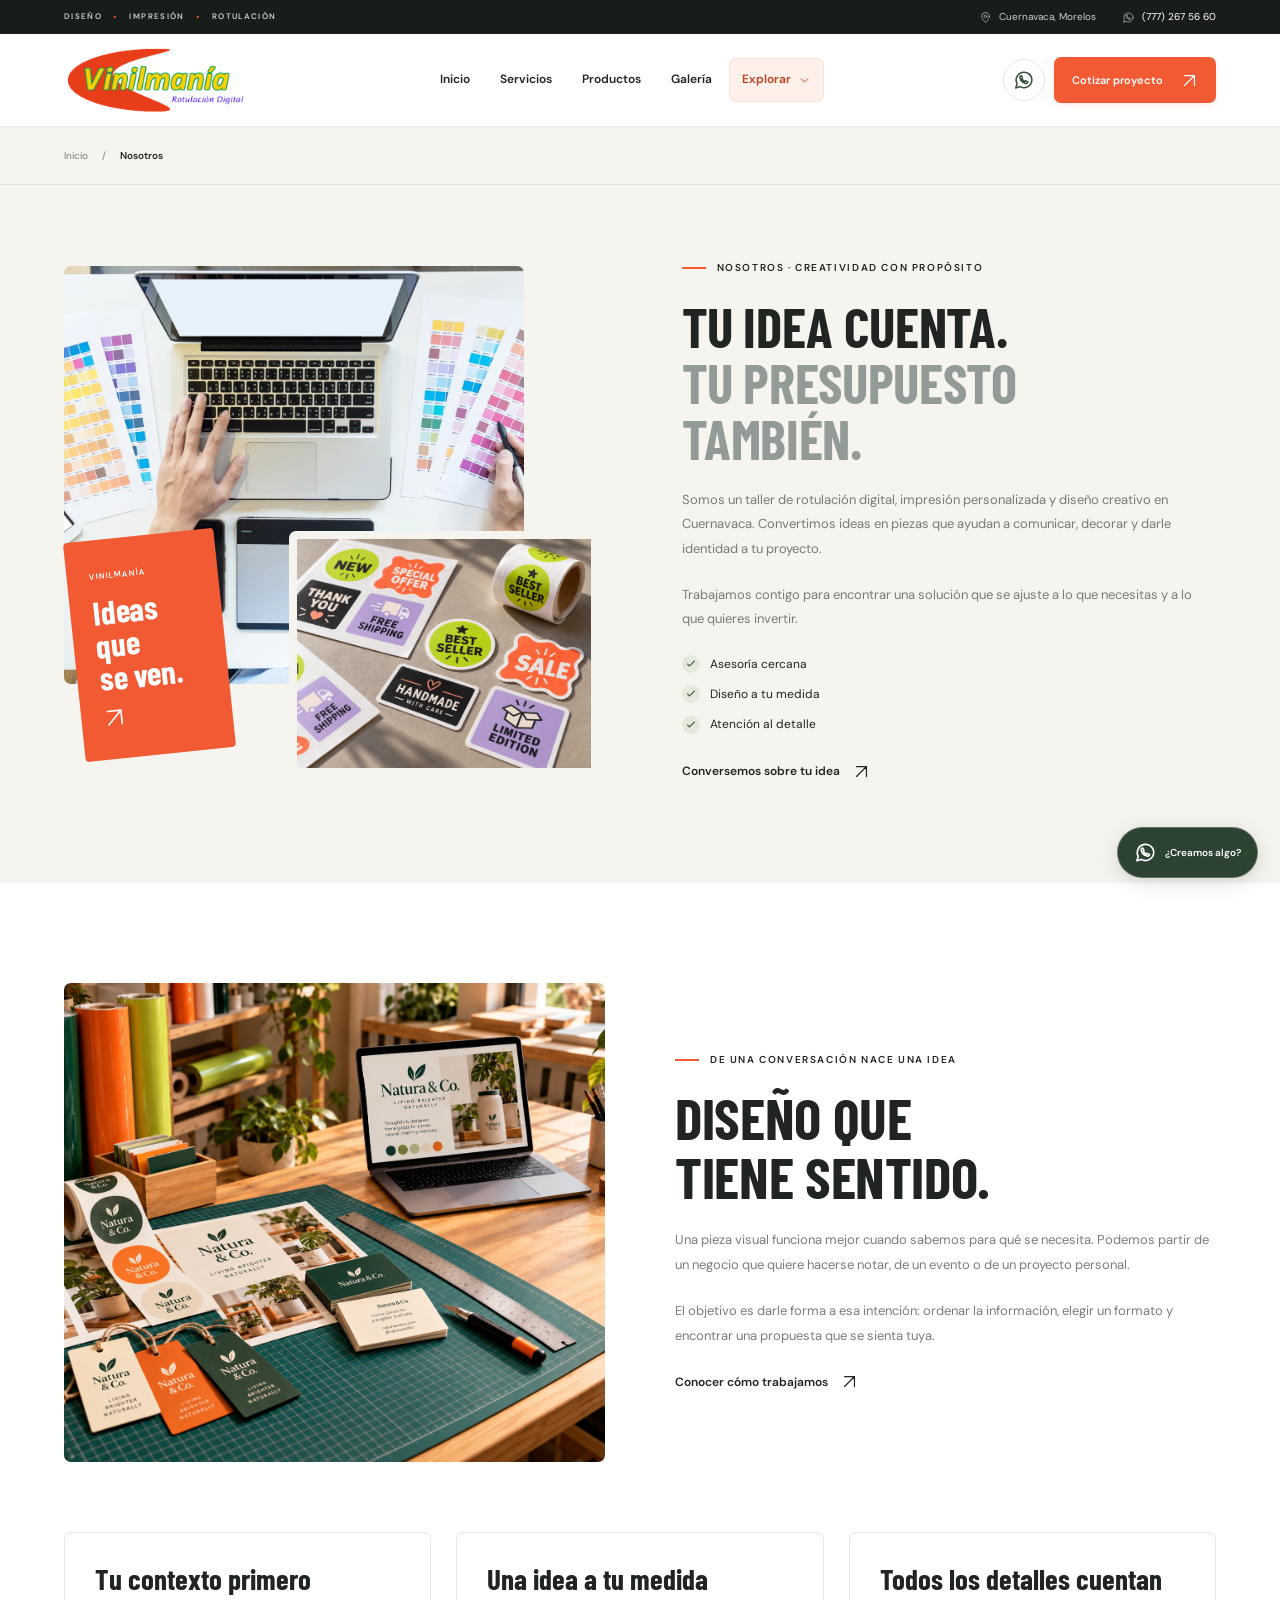
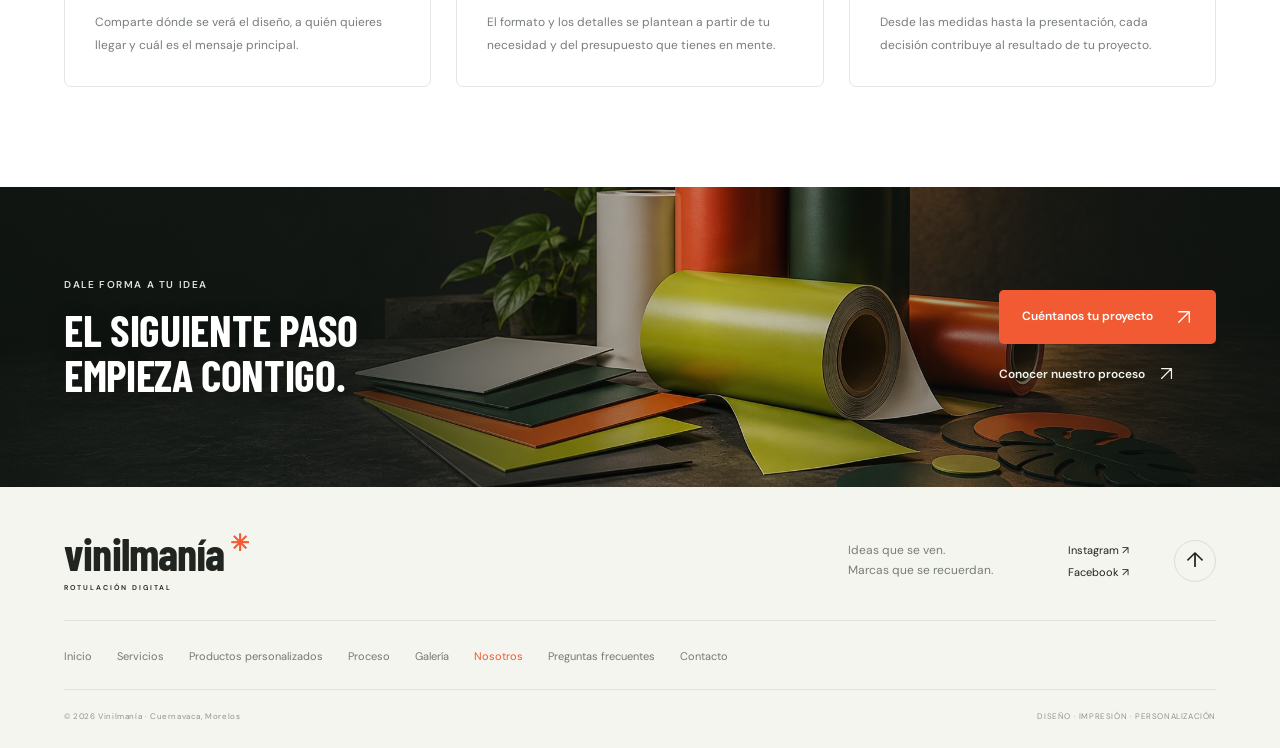
<file: nosotros.html>
<!doctype html>
<html lang="es-MX">
<head>
  <meta charset="utf-8">
  <meta name="viewport" content="width=device-width,initial-scale=1">
  <meta name="theme-color" content="#181b19">
  <title>Nosotros | Vinilmanía · Cuernavaca</title>
  <meta name="description" content="Conoce Vinilmanía, taller de rotulación digital, impresión personalizada y diseño creativo en Cuernavaca, Morelos.">
  <meta property="og:title" content="Nosotros | Vinilmanía · Cuernavaca">
  <meta property="og:description" content="Conoce Vinilmanía, taller de rotulación digital, impresión personalizada y diseño creativo en Cuernavaca, Morelos.">
  <meta property="og:type" content="website">
  <meta property="og:locale" content="es_MX">
  <link rel="icon" href="assets/favicon.svg" type="image/svg+xml">
  <link rel="preload" href="assets/barlow-700.ttf" as="font" type="font/ttf" crossorigin>
  <link rel="preload" href="assets/estudio.webp" as="image">
  <link rel="stylesheet" href="style.css?v=fondo-proyecto-1">
  <link rel="stylesheet" href="header.css?v=header-1">
  <script src="app.js?v=header-1-sin-etiquetas-20261012" defer></script>
  <script type="application/ld+json">{"@context":"https://schema.org","@type":"LocalBusiness","name":"Vinilmanía","telephone":"+527772675660","email":"vinilmania@gmail.com","address":{"@type":"PostalAddress","streetAddress":"Francisco I. Madero","addressLocality":"Cuernavaca","addressRegion":"Morelos","postalCode":"62270","addressCountry":"MX"},"openingHoursSpecification":[{"@type":"OpeningHoursSpecification","dayOfWeek":["Monday","Tuesday","Wednesday","Thursday","Friday"],"opens":"08:00","closes":"18:00"}],"sameAs":["https://www.facebook.com/rotulaciondigit","https://www.instagram.com/vinilmania_cuernavaca/"]}</script>
</head>
<body class="subpage" data-page="nosotros.html">

  <svg class="svg-defs" aria-hidden="true"><defs>
    <symbol id="arrow" viewBox="0 0 24 24"><path d="M5 19 19 5M5 5h14v14"/></symbol>
    <symbol id="chevron" viewBox="0 0 24 24"><path d="m6 9 6 6 6-6"/></symbol>
    <symbol id="check" viewBox="0 0 24 24"><path d="m5 12 4 4L19 6"/></symbol>
    <symbol id="wa" viewBox="0 0 24 24"><path d="M20.6 11.8a8.6 8.6 0 0 1-12.9 7.4L3 20.6l1.4-4.5A8.6 8.6 0 1 1 20.6 11.8Z"/><path d="M8.3 7.6c.3-.4.9-.5 1.1 0l.9 1.8c.2.3-.3.8-.6 1.1.6 1.5 1.7 2.6 3.2 3.2.3-.3.8-1 1.2-.8l1.7.9c.5.2.5.7.2 1.1-.5.8-1.4 1.1-2.3.8-3.1-.8-5.4-3-6.2-6.1-.2-.7 0-1.4.8-2Z"/></symbol>
    <symbol id="pin" viewBox="0 0 24 24"><path d="M19 10c0 5-7 11-7 11S5 15 5 10a7 7 0 1 1 14 0Z"/><circle cx="12" cy="10" r="2.4"/></symbol>
  </defs></svg>
  <a href="#contenido" class="skip">Saltar al contenido</a>
  <div class="scroll-progress" aria-hidden="true"></div>
  <div class="header-meta"><div class="shell header-meta-inner"><span class="header-specialty">DISEÑO <span aria-hidden="true">·</span> IMPRESIÓN <span aria-hidden="true">·</span> ROTULACIÓN</span><div class="header-meta-links"><span class="header-location"><svg class="icon" aria-hidden="true"><use href="#pin"/></svg> Cuernavaca, Morelos</span><a href="https://wa.me/527772675660" target="_blank" rel="noopener noreferrer"><svg class="icon" aria-hidden="true"><use href="#wa"/></svg><span class="header-phone">(777) 267 56 60</span><span class="header-phone-mobile">WhatsApp ↗</span></a></div></div></div>
<header class="header"><div class="shell header-inner">
  <a class="brand" href="index.html" aria-label="Vinilmanía, inicio"><img src="assets/logo-original.png" alt="Vinilmanía · Rotulación digital" width="944" height="529"></a>
  <nav class="nav" id="main-nav" aria-label="Navegación principal"><div class="nav-intro"><span>EXPLORA VINILMANÍA</span><small>Ideas que se ven.</small></div><a href="index.html">Inicio</a><a href="servicios.html">Servicios</a><a href="personalizados.html">Productos</a><a href="galeria.html">Galería</a><details class="nav-more is-current"><summary>Explorar <svg class="icon" aria-hidden="true"><use href="#chevron"/></svg></summary><div class="nav-dropdown"><a href="nosotros.html" class="current" aria-current="page"><span class="nav-item-title">El taller<span aria-hidden="true">↗</span></span><small>Conoce Vinilmanía</small></a><a href="proceso.html"><span class="nav-item-title">Nuestro proceso<span aria-hidden="true">↗</span></span><small>De la idea a la impresión</small></a><a href="preguntas.html"><span class="nav-item-title">Preguntas frecuentes<span aria-hidden="true">↗</span></span><small>Resuelve tus dudas</small></a><a href="contacto.html"><span class="nav-item-title">Contacto<span aria-hidden="true">↗</span></span><small>Hablemos de tu proyecto</small></a></div></details><a class="nav-mobile-contact" href="https://wa.me/527772675660" target="_blank" rel="noopener noreferrer"><svg class="icon" aria-hidden="true"><use href="#wa"/></svg><span>Hablemos por WhatsApp</span><svg class="icon" aria-hidden="true"><use href="#arrow"/></svg></a></nav>
  <div class="header-actions"><a class="header-whatsapp" href="https://wa.me/527772675660" target="_blank" rel="noopener noreferrer" aria-label="Hablar con Vinilmanía por WhatsApp"><svg class="icon" aria-hidden="true"><use href="#wa"/></svg></a><a class="button button-orange nav-cta" href="contacto.html"><span class="cta-desktop">Cotizar proyecto</span><span class="cta-mobile">Cotizar</span><svg class="icon" aria-hidden="true"><use href="#arrow"/></svg></a></div>
  <button class="menu-toggle" type="button" aria-label="Abrir menú" aria-expanded="false" aria-controls="main-nav"><span></span><span></span></button>
</div></header>
<button class="nav-backdrop" type="button" aria-label="Cerrar menú de navegación" tabindex="-1" hidden></button>
<main id="contenido">
<div class="breadcrumb-bar"><nav class="shell breadcrumb" aria-label="Ruta de navegación"><a href="index.html">Inicio</a><span aria-hidden="true">/</span><span aria-current="page">Nosotros</span></nav></div><section id="nosotros" class="about section-space"><div class="shell about-grid"><div class="about-images reveal"><img class="about-main" src="assets/estudio.webp" alt="Mesa de diseño con muestras de color y computadora" loading="lazy" width="1600" height="1067"><img class="about-detail" src="assets/stickers-promocionales.png" alt="Stickers promocionales verdes, naranjas, negros y lilas sobre una mesa beige" loading="lazy" width="1448" height="1086"><div class="about-badge"><span>VINILMANÍA</span><strong>Ideas que<br>se ven.</strong><svg class="icon"><use href="#arrow"/></svg></div></div><div class="about-copy reveal"><p class="eyebrow"><span class="eyebrow-line"></span> Nosotros · Creatividad con propósito</p><h1>TU IDEA CUENTA.<br><span class="subtle">TU PRESUPUESTO<br>TAMBIÉN.</span></h1><p>Somos un taller de rotulación digital, impresión personalizada y diseño creativo en Cuernavaca. Convertimos ideas en piezas que ayudan a comunicar, decorar y darle identidad a tu proyecto.</p><p>Trabajamos contigo para encontrar una solución que se ajuste a lo que necesitas y a lo que quieres invertir.</p><div class="about-values"><div><svg class="icon"><use href="#check"/></svg><span>Asesoría cercana</span></div><div><svg class="icon"><use href="#check"/></svg><span>Diseño a tu medida</span></div><div><svg class="icon"><use href="#check"/></svg><span>Atención al detalle</span></div></div><a class="text-link" href="contacto.html">Conversemos sobre tu idea <svg class="icon"><use href="#arrow"/></svg></a></div></div></section><section class="shell section-space"><div class="editorial-row"><figure class="editorial-visual reveal"><img src="assets/mesa-diseno-natura.png" alt="Mesa de diseño Natura &amp; Co. con computadora, viniles y papelería personalizada" width="1305" height="1206" loading="lazy"></figure><div class="editorial-copy reveal"><p class="eyebrow"><span class="eyebrow-line"></span> De una conversación nace una idea</p><h2>DISEÑO QUE<br>TIENE SENTIDO.</h2><p>Una pieza visual funciona mejor cuando sabemos para qué se necesita. Podemos partir de un negocio que quiere hacerse notar, de un evento o de un proyecto personal.</p><p>El objetivo es darle forma a esa intención: ordenar la información, elegir un formato y encontrar una propuesta que se sienta tuya.</p><a class="text-link" href="proceso.html">Conocer cómo trabajamos <svg class="icon" aria-hidden="true"><use href="#arrow"/></svg></a></div></div><div class="info-grid"><article class="info-card reveal"><h3>Tu contexto primero</h3><p>Comparte dónde se verá el diseño, a quién quieres llegar y cuál es el mensaje principal.</p></article><article class="info-card reveal"><h3>Una idea a tu medida</h3><p>El formato y los detalles se plantean a partir de tu necesidad y del presupuesto que tienes en mente.</p></article><article class="info-card reveal"><h3>Todos los detalles cuentan</h3><p>Desde las medidas hasta la presentación, cada decisión contribuye al resultado de tu proyecto.</p></article></div></section><section class="next-section"><div class="shell next-inner"><div><p class="eyebrow">Dale forma a tu idea</p><h2>EL SIGUIENTE PASO<br>EMPIEZA CONTIGO.</h2></div><div class="next-actions"><a class="button button-orange" href="contacto.html">Cuéntanos tu proyecto <svg class="icon" aria-hidden="true"><use href="#arrow"/></svg></a><a class="text-link" href="proceso.html">Conocer nuestro proceso <svg class="icon" aria-hidden="true"><use href="#arrow"/></svg></a></div></div></section>
</main>
  <footer class="footer"><div class="shell"><div class="footer-top"><a class="footer-brand" href="index.html">vinilmanía<span>✳</span><small>ROTULACIÓN DIGITAL</small></a><p>Ideas que se ven.<br>Marcas que se recuerdan.</p><div class="footer-social"><a href="https://www.instagram.com/vinilmania_cuernavaca/" target="_blank" rel="noopener">Instagram ↗</a><a href="https://www.facebook.com/rotulaciondigit" target="_blank" rel="noopener">Facebook ↗</a></div><a href="#contenido" class="back-top" aria-label="Volver arriba">↑</a></div><nav class="footer-sitemap" aria-label="Todas las páginas"><a href="index.html">Inicio</a><a href="servicios.html">Servicios</a><a href="personalizados.html">Productos personalizados</a><a href="proceso.html">Proceso</a><a href="galeria.html">Galería</a><a href="nosotros.html" class="current" aria-current="page">Nosotros</a><a href="preguntas.html">Preguntas frecuentes</a><a href="contacto.html">Contacto</a></nav><div class="footer-bottom"><span>© <span id="year">2026</span> Vinilmanía · Cuernavaca, Morelos</span><span>DISEÑO · IMPRESIÓN · PERSONALIZACIÓN</span></div></div></footer>
  <a class="floating-wa" href="https://wa.me/527772675660" target="_blank" rel="noopener" aria-label="Contactar a Vinilmanía por WhatsApp"><svg class="icon"><use href="#wa"/></svg><span>¿Creamos algo?</span></a>

</body>
</html>
</file>
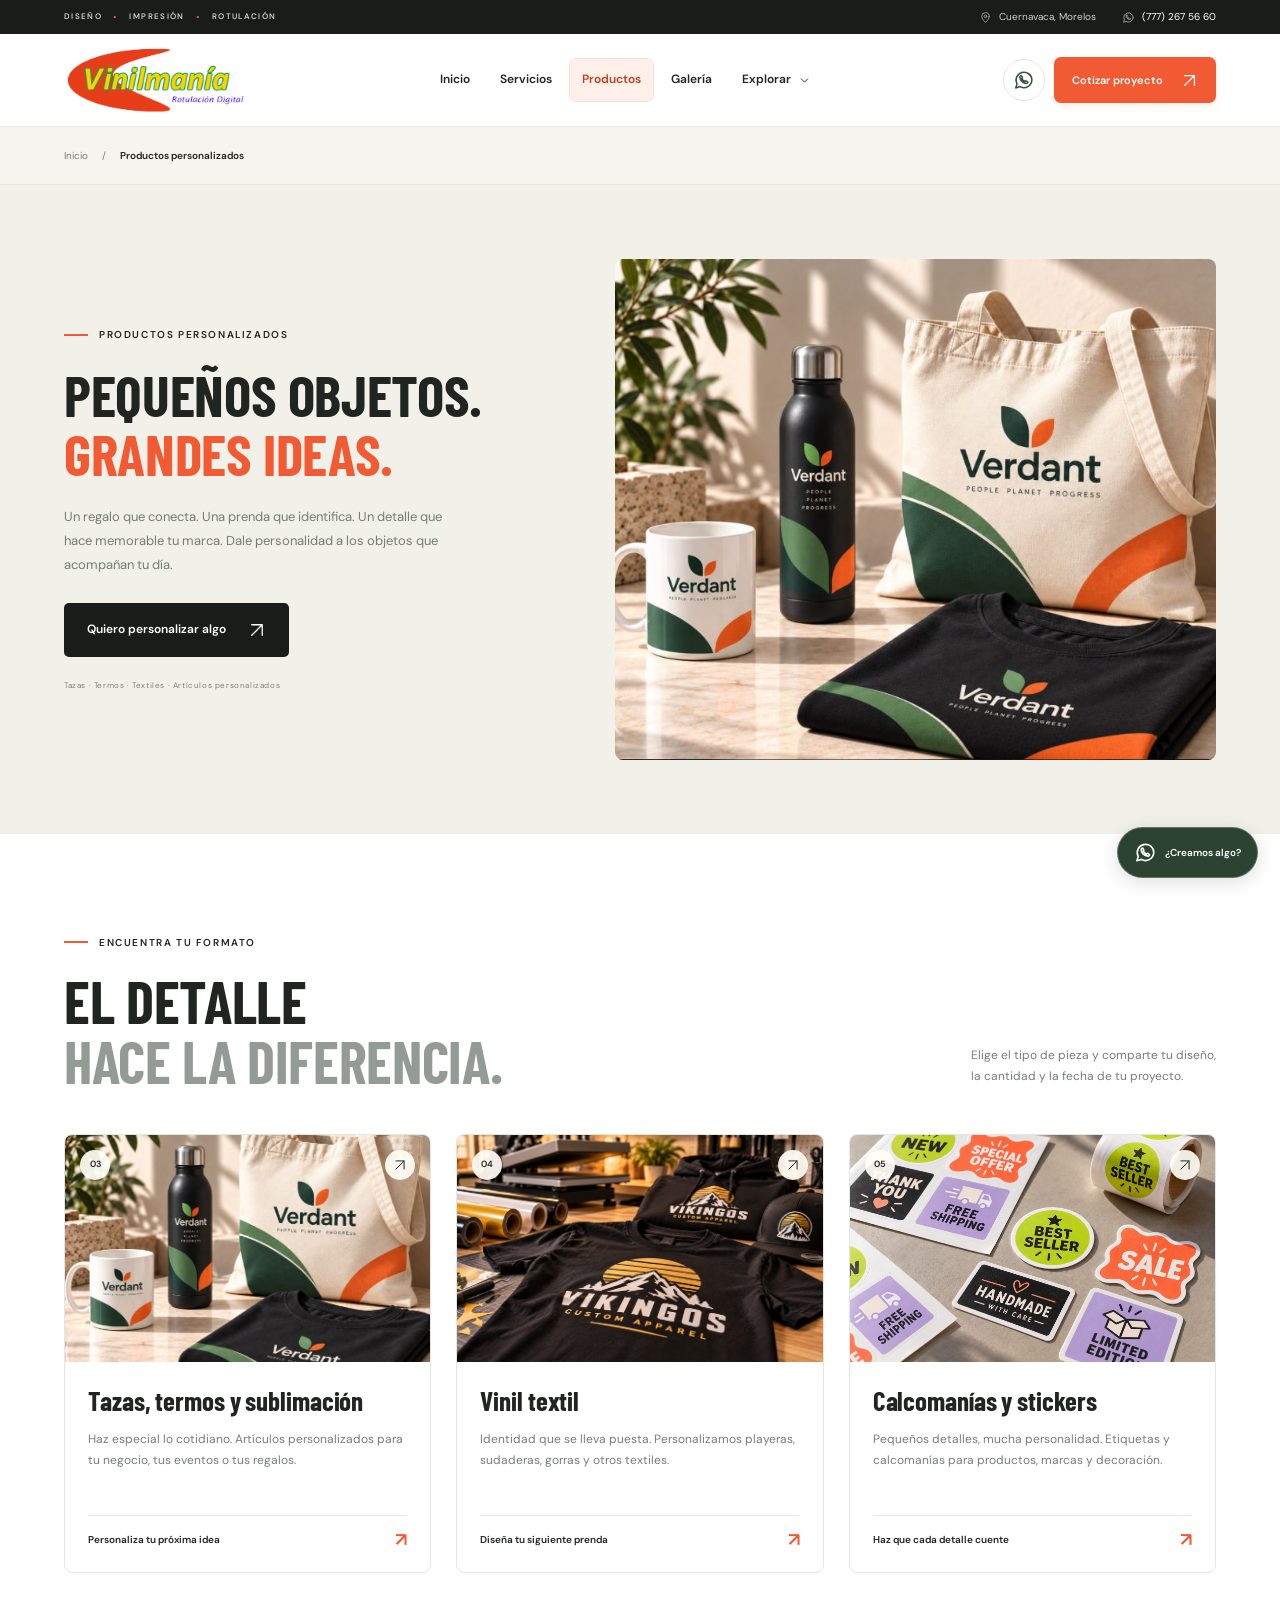
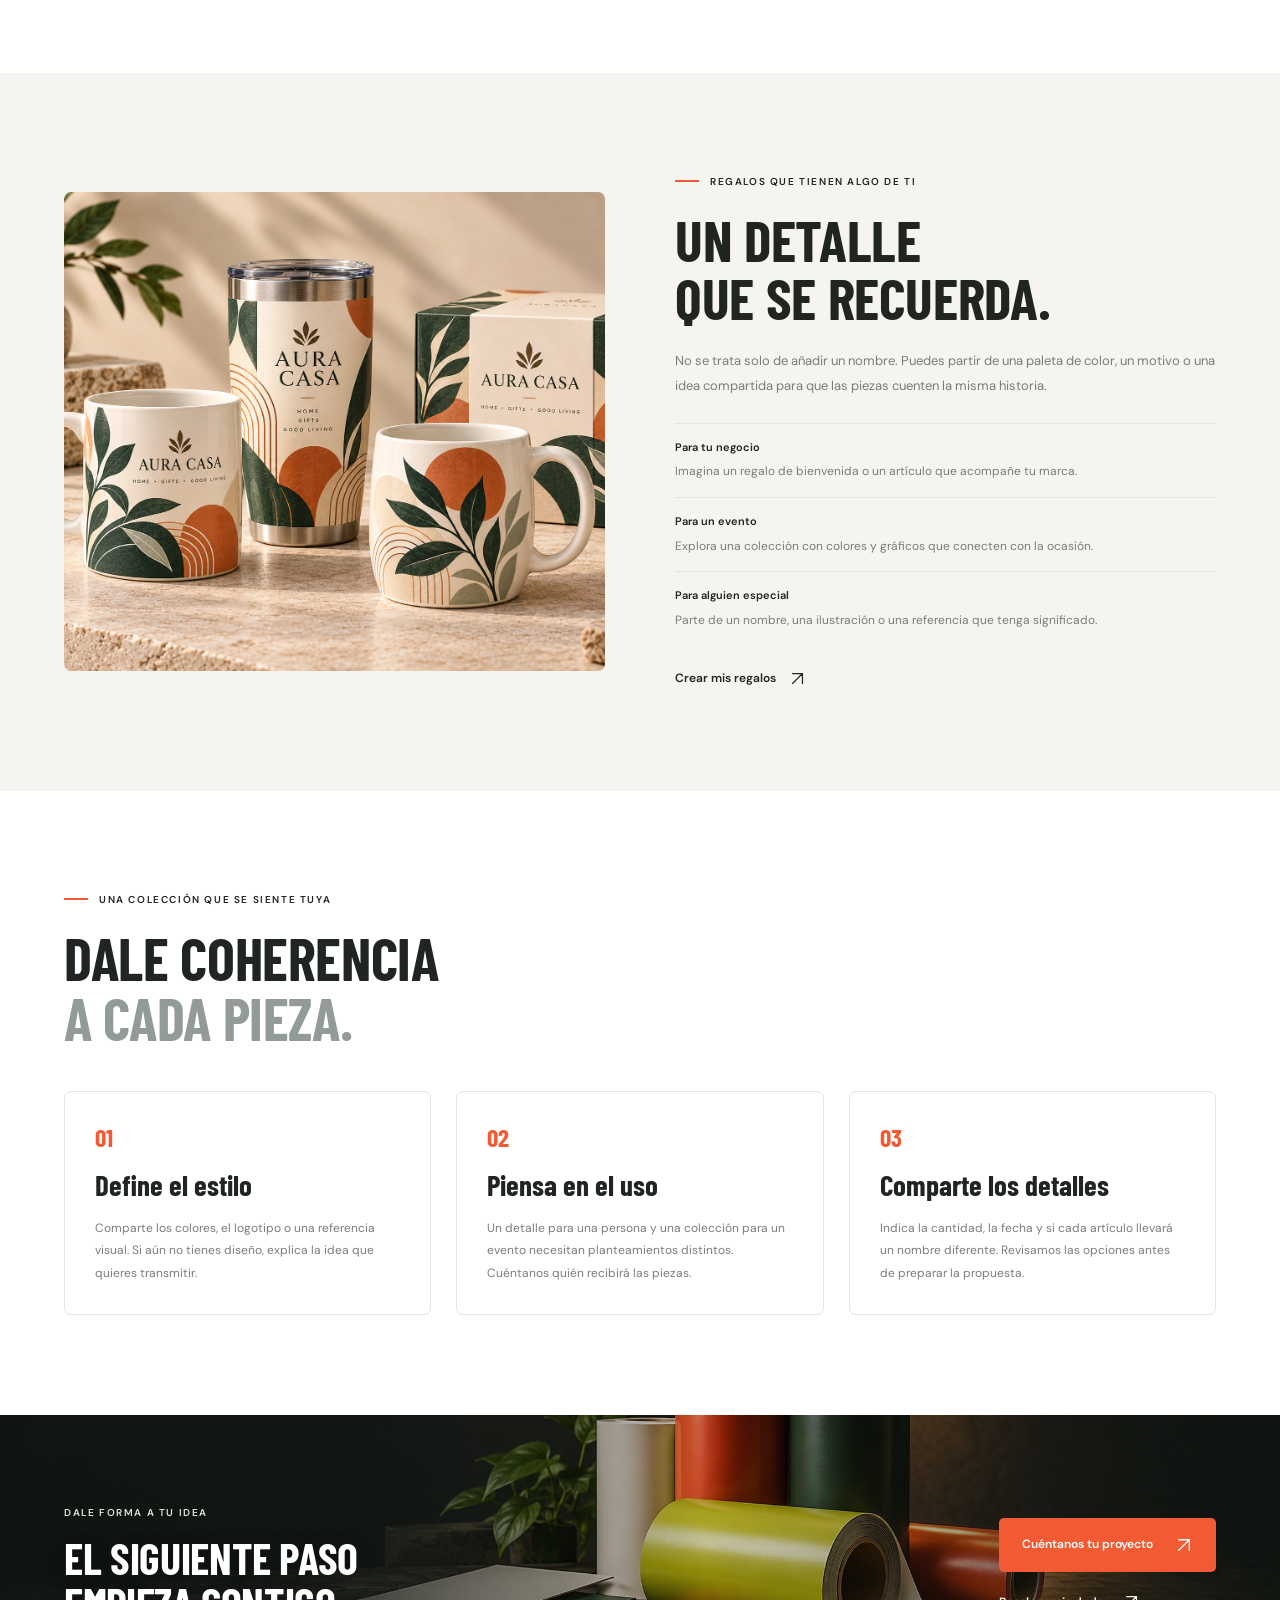
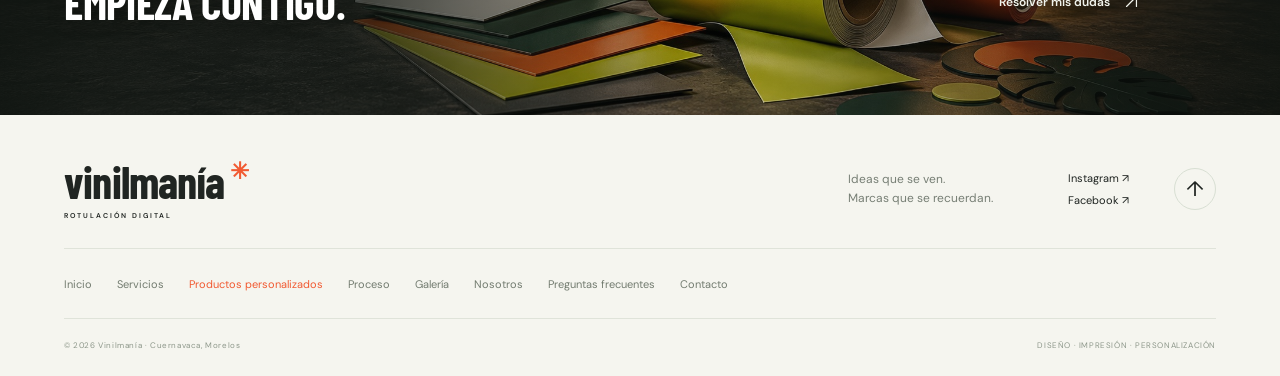
<file: personalizados.html>
<!doctype html>
<html lang="es-MX">
<head>
  <meta charset="utf-8">
  <meta name="viewport" content="width=device-width,initial-scale=1">
  <meta name="theme-color" content="#181b19">
  <title>Productos personalizados | Vinilmanía · Cuernavaca</title>
  <meta name="description" content="Tazas, termos, prendas y stickers personalizados para tu marca, eventos y regalos. Descubre las opciones de Vinilmanía.">
  <meta property="og:title" content="Productos personalizados | Vinilmanía · Cuernavaca">
  <meta property="og:description" content="Tazas, termos, prendas y stickers personalizados para tu marca, eventos y regalos. Descubre las opciones de Vinilmanía.">
  <meta property="og:type" content="website">
  <meta property="og:locale" content="es_MX">
  <link rel="icon" href="assets/favicon.svg" type="image/svg+xml">
  <link rel="preload" href="assets/barlow-700.ttf" as="font" type="font/ttf" crossorigin>
  <link rel="preload" href="assets/personalizados-verdant.jpeg" as="image">
  <link rel="stylesheet" href="style.css?v=fondo-proyecto-1">
  <link rel="stylesheet" href="header.css?v=header-1">
  <script src="app.js?v=header-1-sin-etiquetas-20261012" defer></script>
  <script type="application/ld+json">{"@context":"https://schema.org","@type":"LocalBusiness","name":"Vinilmanía","telephone":"+527772675660","email":"vinilmania@gmail.com","address":{"@type":"PostalAddress","streetAddress":"Francisco I. Madero","addressLocality":"Cuernavaca","addressRegion":"Morelos","postalCode":"62270","addressCountry":"MX"},"openingHoursSpecification":[{"@type":"OpeningHoursSpecification","dayOfWeek":["Monday","Tuesday","Wednesday","Thursday","Friday"],"opens":"08:00","closes":"18:00"}],"sameAs":["https://www.facebook.com/rotulaciondigit","https://www.instagram.com/vinilmania_cuernavaca/"]}</script>
</head>
<body class="subpage" data-page="personalizados.html">

  <svg class="svg-defs" aria-hidden="true"><defs>
    <symbol id="arrow" viewBox="0 0 24 24"><path d="M5 19 19 5M5 5h14v14"/></symbol>
    <symbol id="chevron" viewBox="0 0 24 24"><path d="m6 9 6 6 6-6"/></symbol>
    <symbol id="check" viewBox="0 0 24 24"><path d="m5 12 4 4L19 6"/></symbol>
    <symbol id="wa" viewBox="0 0 24 24"><path d="M20.6 11.8a8.6 8.6 0 0 1-12.9 7.4L3 20.6l1.4-4.5A8.6 8.6 0 1 1 20.6 11.8Z"/><path d="M8.3 7.6c.3-.4.9-.5 1.1 0l.9 1.8c.2.3-.3.8-.6 1.1.6 1.5 1.7 2.6 3.2 3.2.3-.3.8-1 1.2-.8l1.7.9c.5.2.5.7.2 1.1-.5.8-1.4 1.1-2.3.8-3.1-.8-5.4-3-6.2-6.1-.2-.7 0-1.4.8-2Z"/></symbol>
    <symbol id="pin" viewBox="0 0 24 24"><path d="M19 10c0 5-7 11-7 11S5 15 5 10a7 7 0 1 1 14 0Z"/><circle cx="12" cy="10" r="2.4"/></symbol>
  </defs></svg>
  <a href="#contenido" class="skip">Saltar al contenido</a>
  <div class="scroll-progress" aria-hidden="true"></div>
  <div class="header-meta"><div class="shell header-meta-inner"><span class="header-specialty">DISEÑO <span aria-hidden="true">·</span> IMPRESIÓN <span aria-hidden="true">·</span> ROTULACIÓN</span><div class="header-meta-links"><span class="header-location"><svg class="icon" aria-hidden="true"><use href="#pin"/></svg> Cuernavaca, Morelos</span><a href="https://wa.me/527772675660" target="_blank" rel="noopener noreferrer"><svg class="icon" aria-hidden="true"><use href="#wa"/></svg><span class="header-phone">(777) 267 56 60</span><span class="header-phone-mobile">WhatsApp ↗</span></a></div></div></div>
<header class="header"><div class="shell header-inner">
  <a class="brand" href="index.html" aria-label="Vinilmanía, inicio"><img src="assets/logo-original.png" alt="Vinilmanía · Rotulación digital" width="944" height="529"></a>
  <nav class="nav" id="main-nav" aria-label="Navegación principal"><div class="nav-intro"><span>EXPLORA VINILMANÍA</span><small>Ideas que se ven.</small></div><a href="index.html">Inicio</a><a href="servicios.html">Servicios</a><a href="personalizados.html" class="current" aria-current="page">Productos</a><a href="galeria.html">Galería</a><details class="nav-more"><summary>Explorar <svg class="icon" aria-hidden="true"><use href="#chevron"/></svg></summary><div class="nav-dropdown"><a href="nosotros.html"><span class="nav-item-title">El taller<span aria-hidden="true">↗</span></span><small>Conoce Vinilmanía</small></a><a href="proceso.html"><span class="nav-item-title">Nuestro proceso<span aria-hidden="true">↗</span></span><small>De la idea a la impresión</small></a><a href="preguntas.html"><span class="nav-item-title">Preguntas frecuentes<span aria-hidden="true">↗</span></span><small>Resuelve tus dudas</small></a><a href="contacto.html"><span class="nav-item-title">Contacto<span aria-hidden="true">↗</span></span><small>Hablemos de tu proyecto</small></a></div></details><a class="nav-mobile-contact" href="https://wa.me/527772675660" target="_blank" rel="noopener noreferrer"><svg class="icon" aria-hidden="true"><use href="#wa"/></svg><span>Hablemos por WhatsApp</span><svg class="icon" aria-hidden="true"><use href="#arrow"/></svg></a></nav>
  <div class="header-actions"><a class="header-whatsapp" href="https://wa.me/527772675660" target="_blank" rel="noopener noreferrer" aria-label="Hablar con Vinilmanía por WhatsApp"><svg class="icon" aria-hidden="true"><use href="#wa"/></svg></a><a class="button button-orange nav-cta" href="contacto.html"><span class="cta-desktop">Cotizar proyecto</span><span class="cta-mobile">Cotizar</span><svg class="icon" aria-hidden="true"><use href="#arrow"/></svg></a></div>
  <button class="menu-toggle" type="button" aria-label="Abrir menú" aria-expanded="false" aria-controls="main-nav"><span></span><span></span></button>
</div></header>
<button class="nav-backdrop" type="button" aria-label="Cerrar menú de navegación" tabindex="-1" hidden></button>
<main id="contenido">
<div class="breadcrumb-bar"><nav class="shell breadcrumb" aria-label="Ruta de navegación"><a href="index.html">Inicio</a><span aria-hidden="true">/</span><span aria-current="page">Productos personalizados</span></nav></div><section class="merch-section"><div class="shell merch-grid"><div class="merch-copy reveal"><p class="eyebrow"><span class="eyebrow-line"></span> Productos personalizados</p><h1>PEQUEÑOS OBJETOS.<br><span>GRANDES IDEAS.</span></h1><p>Un regalo que conecta. Una prenda que identifica. Un detalle que hace memorable tu marca. Dale personalidad a los objetos que acompañan tu día.</p><a class="button button-dark" href="contacto.html?servicio=Tazas%2C%20termos%20y%20sublimaci%C3%B3n" data-service="Tazas, termos y sublimación">Quiero personalizar algo <svg class="icon"><use href="#arrow"/></svg></a><span class="merch-foot">Tazas · Termos · Textiles · Artículos personalizados</span></div><figure class="merch-visual reveal"><img src="assets/personalizados-verdant.jpeg" alt="Colección conceptual de taza, termo, bolsa y playera con la marca Verdant" loading="lazy" width="792" height="637"></figure></div></section><section class="shell section-space"><div class="section-heading reveal"><div><p class="eyebrow"><span class="eyebrow-line"></span> Encuentra tu formato</p><h2>EL DETALLE<br><span class="subtle">HACE LA DIFERENCIA.</span></h2></div><p>Elige el tipo de pieza y comparte tu diseño,<br>la cantidad y la fecha de tu proyecto.</p></div><div class="service-grid"><a class="service-card reveal" href="contacto.html?servicio=Tazas%2C%20termos%20y%20sublimaci%C3%B3n" data-service="Tazas, termos y sublimación"><div class="service-image"><img src="assets/personalizados-verdant.jpeg" alt="Colección conceptual de taza, termo, bolsa y playera con la marca Verdant" loading="lazy" width="792" height="637"><span class="image-number">03</span><span class="image-arrow"><svg class="icon"><use href="#arrow"/></svg></span></div><div class="service-content"><h3>Tazas, termos y sublimación</h3><p>Haz especial lo cotidiano. Artículos personalizados para tu negocio, tus eventos o tus regalos.</p><span class="service-link">Personaliza tu próxima idea <span>↗</span></span></div></a><a class="service-card reveal" href="contacto.html?servicio=Vinil%20textil" data-service="Vinil textil"><div class="service-image"><img src="assets/vinil-textil-vikingos.png" alt="Playera, sudadera y gorra negras con estampados Vikingos en un taller de vinil textil" loading="lazy" width="1672" height="941"><span class="image-number">04</span><span class="image-arrow"><svg class="icon"><use href="#arrow"/></svg></span></div><div class="service-content"><h3>Vinil textil</h3><p>Identidad que se lleva puesta. Personalizamos playeras, sudaderas, gorras y otros textiles.</p><span class="service-link">Diseña tu siguiente prenda <span>↗</span></span></div></a><a class="service-card reveal" href="contacto.html?servicio=Calcoman%C3%ADas%20y%20stickers" data-service="Calcomanías y stickers"><div class="service-image"><img src="assets/stickers-promocionales.png" alt="Stickers promocionales verdes, naranjas, negros y lilas sobre una mesa beige" loading="lazy" width="1448" height="1086"><span class="image-number">05</span><span class="image-arrow"><svg class="icon"><use href="#arrow"/></svg></span></div><div class="service-content"><h3>Calcomanías y stickers</h3><p>Pequeños detalles, mucha personalidad. Etiquetas y calcomanías para productos, marcas y decoración.</p><span class="service-link">Haz que cada detalle cuente <span>↗</span></span></div></a></div></section><section class="product-story section-space"><div class="shell editorial-row"><figure class="editorial-visual reveal"><img src="assets/regalos-aura-casa.png" alt="Tazas, termo y caja de regalo Aura Casa con diseños botánicos verdes y naranjas" width="1374" height="1145" loading="lazy"></figure><div class="editorial-copy reveal"><p class="eyebrow"><span class="eyebrow-line"></span> Regalos que tienen algo de ti</p><h2>UN DETALLE<br>QUE SE RECUERDA.</h2><p>No se trata solo de añadir un nombre. Puedes partir de una paleta de color, un motivo o una idea compartida para que las piezas cuenten la misma historia.</p><dl class="detail-list"><div><dt>Para tu negocio</dt><dd>Imagina un regalo de bienvenida o un artículo que acompañe tu marca.</dd></div><div><dt>Para un evento</dt><dd>Explora una colección con colores y gráficos que conecten con la ocasión.</dd></div><div><dt>Para alguien especial</dt><dd>Parte de un nombre, una ilustración o una referencia que tenga significado.</dd></div></dl><a class="text-link" href="contacto.html?servicio=Tazas%2C%20termos%20y%20sublimaci%C3%B3n">Crear mis regalos <svg class="icon" aria-hidden="true"><use href="#arrow"/></svg></a></div></div></section><section class="shell section-space"><div class="section-heading reveal"><div><p class="eyebrow"><span class="eyebrow-line"></span> Una colección que se siente tuya</p><h2>DALE COHERENCIA<br><span class="subtle">A CADA PIEZA.</span></h2></div></div><div class="info-grid"><article class="info-card reveal"><span class="info-number">01</span><h3>Define el estilo</h3><p>Comparte los colores, el logotipo o una referencia visual. Si aún no tienes diseño, explica la idea que quieres transmitir.</p></article><article class="info-card reveal"><span class="info-number">02</span><h3>Piensa en el uso</h3><p>Un detalle para una persona y una colección para un evento necesitan planteamientos distintos. Cuéntanos quién recibirá las piezas.</p></article><article class="info-card reveal"><span class="info-number">03</span><h3>Comparte los detalles</h3><p>Indica la cantidad, la fecha y si cada artículo llevará un nombre diferente. Revisamos las opciones antes de preparar la propuesta.</p></article></div></section><section class="next-section"><div class="shell next-inner"><div><p class="eyebrow">Dale forma a tu idea</p><h2>EL SIGUIENTE PASO<br>EMPIEZA CONTIGO.</h2></div><div class="next-actions"><a class="button button-orange" href="contacto.html">Cuéntanos tu proyecto <svg class="icon" aria-hidden="true"><use href="#arrow"/></svg></a><a class="text-link" href="preguntas.html">Resolver mis dudas <svg class="icon" aria-hidden="true"><use href="#arrow"/></svg></a></div></div></section>
</main>
  <footer class="footer"><div class="shell"><div class="footer-top"><a class="footer-brand" href="index.html">vinilmanía<span>✳</span><small>ROTULACIÓN DIGITAL</small></a><p>Ideas que se ven.<br>Marcas que se recuerdan.</p><div class="footer-social"><a href="https://www.instagram.com/vinilmania_cuernavaca/" target="_blank" rel="noopener">Instagram ↗</a><a href="https://www.facebook.com/rotulaciondigit" target="_blank" rel="noopener">Facebook ↗</a></div><a href="#contenido" class="back-top" aria-label="Volver arriba">↑</a></div><nav class="footer-sitemap" aria-label="Todas las páginas"><a href="index.html">Inicio</a><a href="servicios.html">Servicios</a><a href="personalizados.html" class="current" aria-current="page">Productos personalizados</a><a href="proceso.html">Proceso</a><a href="galeria.html">Galería</a><a href="nosotros.html">Nosotros</a><a href="preguntas.html">Preguntas frecuentes</a><a href="contacto.html">Contacto</a></nav><div class="footer-bottom"><span>© <span id="year">2026</span> Vinilmanía · Cuernavaca, Morelos</span><span>DISEÑO · IMPRESIÓN · PERSONALIZACIÓN</span></div></div></footer>
  <a class="floating-wa" href="https://wa.me/527772675660" target="_blank" rel="noopener" aria-label="Contactar a Vinilmanía por WhatsApp"><svg class="icon"><use href="#wa"/></svg><span>¿Creamos algo?</span></a>

</body>
</html>
</file>
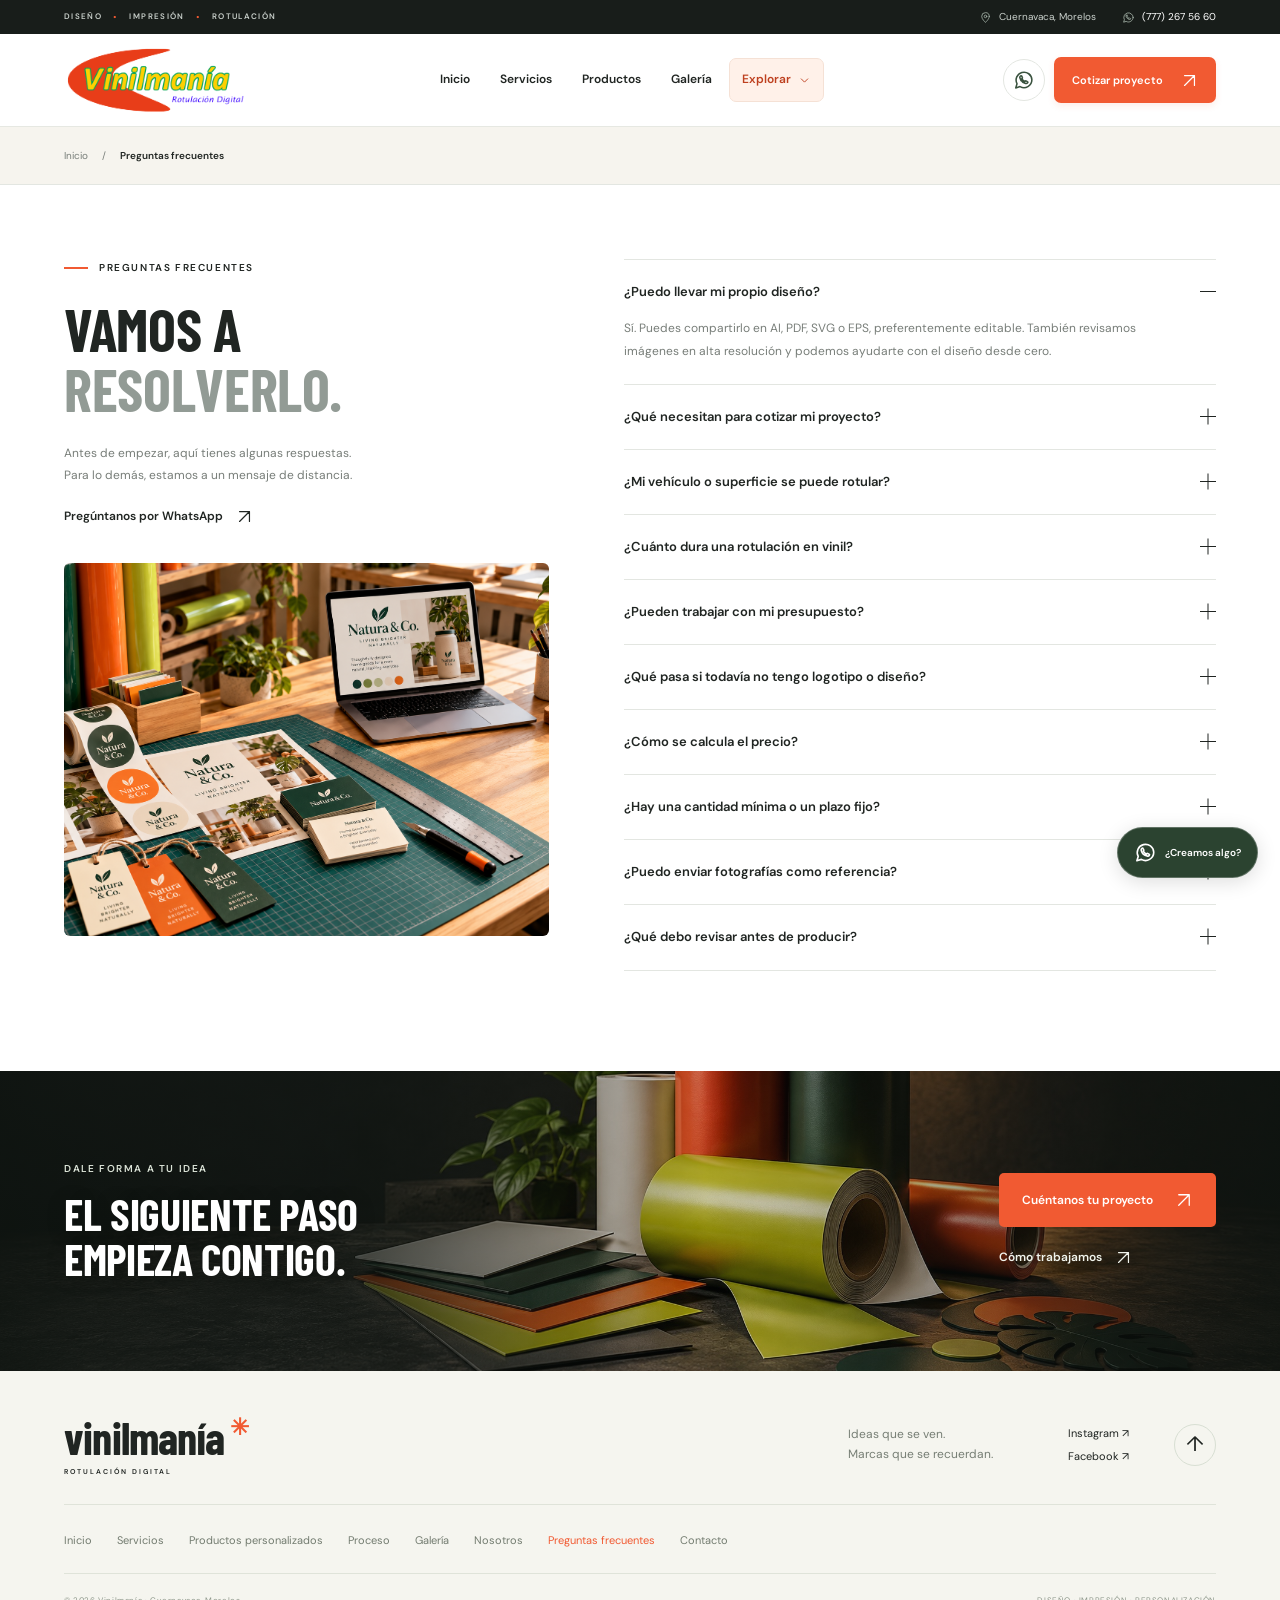
<file: preguntas.html>
<!doctype html>
<html lang="es-MX">
<head>
  <meta charset="utf-8">
  <meta name="viewport" content="width=device-width,initial-scale=1">
  <meta name="theme-color" content="#181b19">
  <title>Preguntas frecuentes | Vinilmanía · Cuernavaca</title>
  <meta name="description" content="Resuelve tus dudas sobre archivos de diseño, cotizaciones, materiales de rotulación, cuidados y presupuesto para tu proyecto.">
  <meta property="og:title" content="Preguntas frecuentes | Vinilmanía · Cuernavaca">
  <meta property="og:description" content="Resuelve tus dudas sobre archivos de diseño, cotizaciones, materiales de rotulación, cuidados y presupuesto para tu proyecto.">
  <meta property="og:type" content="website">
  <meta property="og:locale" content="es_MX">
  <link rel="icon" href="assets/favicon.svg" type="image/svg+xml">
  <link rel="preload" href="assets/barlow-700.ttf" as="font" type="font/ttf" crossorigin>
  
  <link rel="stylesheet" href="style.css?v=fondo-proyecto-1">
  <link rel="stylesheet" href="header.css?v=header-1">
  <script src="app.js?v=header-1-sin-etiquetas-20261012" defer></script>
  <script type="application/ld+json">{"@context":"https://schema.org","@type":"LocalBusiness","name":"Vinilmanía","telephone":"+527772675660","email":"vinilmania@gmail.com","address":{"@type":"PostalAddress","streetAddress":"Francisco I. Madero","addressLocality":"Cuernavaca","addressRegion":"Morelos","postalCode":"62270","addressCountry":"MX"},"openingHoursSpecification":[{"@type":"OpeningHoursSpecification","dayOfWeek":["Monday","Tuesday","Wednesday","Thursday","Friday"],"opens":"08:00","closes":"18:00"}],"sameAs":["https://www.facebook.com/rotulaciondigit","https://www.instagram.com/vinilmania_cuernavaca/"]}</script>
</head>
<body class="subpage" data-page="preguntas.html">

  <svg class="svg-defs" aria-hidden="true"><defs>
    <symbol id="arrow" viewBox="0 0 24 24"><path d="M5 19 19 5M5 5h14v14"/></symbol>
    <symbol id="chevron" viewBox="0 0 24 24"><path d="m6 9 6 6 6-6"/></symbol>
    <symbol id="check" viewBox="0 0 24 24"><path d="m5 12 4 4L19 6"/></symbol>
    <symbol id="wa" viewBox="0 0 24 24"><path d="M20.6 11.8a8.6 8.6 0 0 1-12.9 7.4L3 20.6l1.4-4.5A8.6 8.6 0 1 1 20.6 11.8Z"/><path d="M8.3 7.6c.3-.4.9-.5 1.1 0l.9 1.8c.2.3-.3.8-.6 1.1.6 1.5 1.7 2.6 3.2 3.2.3-.3.8-1 1.2-.8l1.7.9c.5.2.5.7.2 1.1-.5.8-1.4 1.1-2.3.8-3.1-.8-5.4-3-6.2-6.1-.2-.7 0-1.4.8-2Z"/></symbol>
    <symbol id="pin" viewBox="0 0 24 24"><path d="M19 10c0 5-7 11-7 11S5 15 5 10a7 7 0 1 1 14 0Z"/><circle cx="12" cy="10" r="2.4"/></symbol>
  </defs></svg>
  <a href="#contenido" class="skip">Saltar al contenido</a>
  <div class="scroll-progress" aria-hidden="true"></div>
  <div class="header-meta"><div class="shell header-meta-inner"><span class="header-specialty">DISEÑO <span aria-hidden="true">·</span> IMPRESIÓN <span aria-hidden="true">·</span> ROTULACIÓN</span><div class="header-meta-links"><span class="header-location"><svg class="icon" aria-hidden="true"><use href="#pin"/></svg> Cuernavaca, Morelos</span><a href="https://wa.me/527772675660" target="_blank" rel="noopener noreferrer"><svg class="icon" aria-hidden="true"><use href="#wa"/></svg><span class="header-phone">(777) 267 56 60</span><span class="header-phone-mobile">WhatsApp ↗</span></a></div></div></div>
<header class="header"><div class="shell header-inner">
  <a class="brand" href="index.html" aria-label="Vinilmanía, inicio"><img src="assets/logo-original.png" alt="Vinilmanía · Rotulación digital" width="944" height="529"></a>
  <nav class="nav" id="main-nav" aria-label="Navegación principal"><div class="nav-intro"><span>EXPLORA VINILMANÍA</span><small>Ideas que se ven.</small></div><a href="index.html">Inicio</a><a href="servicios.html">Servicios</a><a href="personalizados.html">Productos</a><a href="galeria.html">Galería</a><details class="nav-more is-current"><summary>Explorar <svg class="icon" aria-hidden="true"><use href="#chevron"/></svg></summary><div class="nav-dropdown"><a href="nosotros.html"><span class="nav-item-title">El taller<span aria-hidden="true">↗</span></span><small>Conoce Vinilmanía</small></a><a href="proceso.html"><span class="nav-item-title">Nuestro proceso<span aria-hidden="true">↗</span></span><small>De la idea a la impresión</small></a><a href="preguntas.html" class="current" aria-current="page"><span class="nav-item-title">Preguntas frecuentes<span aria-hidden="true">↗</span></span><small>Resuelve tus dudas</small></a><a href="contacto.html"><span class="nav-item-title">Contacto<span aria-hidden="true">↗</span></span><small>Hablemos de tu proyecto</small></a></div></details><a class="nav-mobile-contact" href="https://wa.me/527772675660" target="_blank" rel="noopener noreferrer"><svg class="icon" aria-hidden="true"><use href="#wa"/></svg><span>Hablemos por WhatsApp</span><svg class="icon" aria-hidden="true"><use href="#arrow"/></svg></a></nav>
  <div class="header-actions"><a class="header-whatsapp" href="https://wa.me/527772675660" target="_blank" rel="noopener noreferrer" aria-label="Hablar con Vinilmanía por WhatsApp"><svg class="icon" aria-hidden="true"><use href="#wa"/></svg></a><a class="button button-orange nav-cta" href="contacto.html"><span class="cta-desktop">Cotizar proyecto</span><span class="cta-mobile">Cotizar</span><svg class="icon" aria-hidden="true"><use href="#arrow"/></svg></a></div>
  <button class="menu-toggle" type="button" aria-label="Abrir menú" aria-expanded="false" aria-controls="main-nav"><span></span><span></span></button>
</div></header>
<button class="nav-backdrop" type="button" aria-label="Cerrar menú de navegación" tabindex="-1" hidden></button>
<main id="contenido">
<div class="breadcrumb-bar"><nav class="shell breadcrumb" aria-label="Ruta de navegación"><a href="index.html">Inicio</a><span aria-hidden="true">/</span><span aria-current="page">Preguntas frecuentes</span></nav></div><section class="shell section-space faq" id="preguntas"><div class="faq-heading reveal"><p class="eyebrow"><span class="eyebrow-line"></span> Preguntas frecuentes</p><h1>VAMOS A<br><span class="subtle">RESOLVERLO.</span></h1><p>Antes de empezar, aquí tienes algunas respuestas.<br>Para lo demás, estamos a un mensaje de distancia.</p><a class="text-link" href="https://wa.me/527772675660" target="_blank" rel="noopener">Pregúntanos por WhatsApp <svg class="icon"><use href="#arrow"/></svg></a><figure class="faq-visual reveal"><img src="assets/mesa-diseno-natura.png" alt="Mesa de diseño Natura &amp; Co. con computadora, viniles y papelería personalizada" width="1305" height="1206" loading="lazy"></figure></div><div class="faq-list reveal"><details open><summary>¿Puedo llevar mi propio diseño?<span class="plus"></span></summary><p>Sí. Puedes compartirlo en AI, PDF, SVG o EPS, preferentemente editable. También revisamos imágenes en alta resolución y podemos ayudarte con el diseño desde cero.</p></details><details><summary>¿Qué necesitan para cotizar mi proyecto?<span class="plus"></span></summary><p>El servicio que te interesa, las medidas aproximadas, la cantidad y la fecha que tienes en mente. Si tienes un diseño o una referencia, puedes adjuntarlo en la conversación de WhatsApp.</p></details><details><summary>¿Mi vehículo o superficie se puede rotular?<span class="plus"></span></summary><p>Revisamos el material, la pintura y el estado de la superficie para recomendar la opción adecuada y evaluar la adherencia del vinil.</p></details><details><summary>¿Cuánto dura una rotulación en vinil?<span class="plus"></span></summary><p>Depende del material, la exposición y el cuidado. Como referencia, puede durar de 3 a 7 años; confirmamos la recomendación al revisar las condiciones de tu proyecto.</p></details><details><summary>¿Pueden trabajar con mi presupuesto?<span class="plus"></span></summary><p>Sí. Comparte tu presupuesto y lo que quieres lograr. Buscamos alternativas de formato, materiales y acabados que se adapten a tu proyecto.</p></details><details><summary>¿Qué pasa si todavía no tengo logotipo o diseño?<span class="plus"></span></summary><p>Cuéntanos qué quieres comunicar y comparte algunas referencias. Podemos ayudarte a plantear el diseño; el alcance de ese trabajo se revisa con tu proyecto.</p></details><details><summary>¿Cómo se calcula el precio?<span class="plus"></span></summary><p>La cotización depende del formato, las medidas, la cantidad y las necesidades de diseño y acabado. Envía estos datos para recibir una propuesta para tu caso.</p></details><details><summary>¿Hay una cantidad mínima o un plazo fijo?<span class="plus"></span></summary><p>Consulta la cantidad que necesitas y la fecha que tienes en mente. La disponibilidad, el material y los tiempos se confirman al cotizar cada proyecto.</p></details><details><summary>¿Puedo enviar fotografías como referencia?<span class="plus"></span></summary><p>Sí. Son útiles para entender el estilo que buscas o la superficie que quieres personalizar. Una referencia orienta la idea; revisamos por separado si el archivo tiene calidad para impresión.</p></details><details><summary>¿Qué debo revisar antes de producir?<span class="plus"></span></summary><p>Comprueba nombres, números, ortografía y la cantidad de piezas. Confirma también las medidas y la ubicación del diseño para evitar cambios de último momento.</p></details></div></section><section class="next-section"><div class="shell next-inner"><div><p class="eyebrow">Dale forma a tu idea</p><h2>EL SIGUIENTE PASO<br>EMPIEZA CONTIGO.</h2></div><div class="next-actions"><a class="button button-orange" href="contacto.html">Cuéntanos tu proyecto <svg class="icon" aria-hidden="true"><use href="#arrow"/></svg></a><a class="text-link" href="proceso.html">Cómo trabajamos <svg class="icon" aria-hidden="true"><use href="#arrow"/></svg></a></div></div></section>
</main>
  <footer class="footer"><div class="shell"><div class="footer-top"><a class="footer-brand" href="index.html">vinilmanía<span>✳</span><small>ROTULACIÓN DIGITAL</small></a><p>Ideas que se ven.<br>Marcas que se recuerdan.</p><div class="footer-social"><a href="https://www.instagram.com/vinilmania_cuernavaca/" target="_blank" rel="noopener">Instagram ↗</a><a href="https://www.facebook.com/rotulaciondigit" target="_blank" rel="noopener">Facebook ↗</a></div><a href="#contenido" class="back-top" aria-label="Volver arriba">↑</a></div><nav class="footer-sitemap" aria-label="Todas las páginas"><a href="index.html">Inicio</a><a href="servicios.html">Servicios</a><a href="personalizados.html">Productos personalizados</a><a href="proceso.html">Proceso</a><a href="galeria.html">Galería</a><a href="nosotros.html">Nosotros</a><a href="preguntas.html" class="current" aria-current="page">Preguntas frecuentes</a><a href="contacto.html">Contacto</a></nav><div class="footer-bottom"><span>© <span id="year">2026</span> Vinilmanía · Cuernavaca, Morelos</span><span>DISEÑO · IMPRESIÓN · PERSONALIZACIÓN</span></div></div></footer>
  <a class="floating-wa" href="https://wa.me/527772675660" target="_blank" rel="noopener" aria-label="Contactar a Vinilmanía por WhatsApp"><svg class="icon"><use href="#wa"/></svg><span>¿Creamos algo?</span></a>

</body>
</html>
</file>
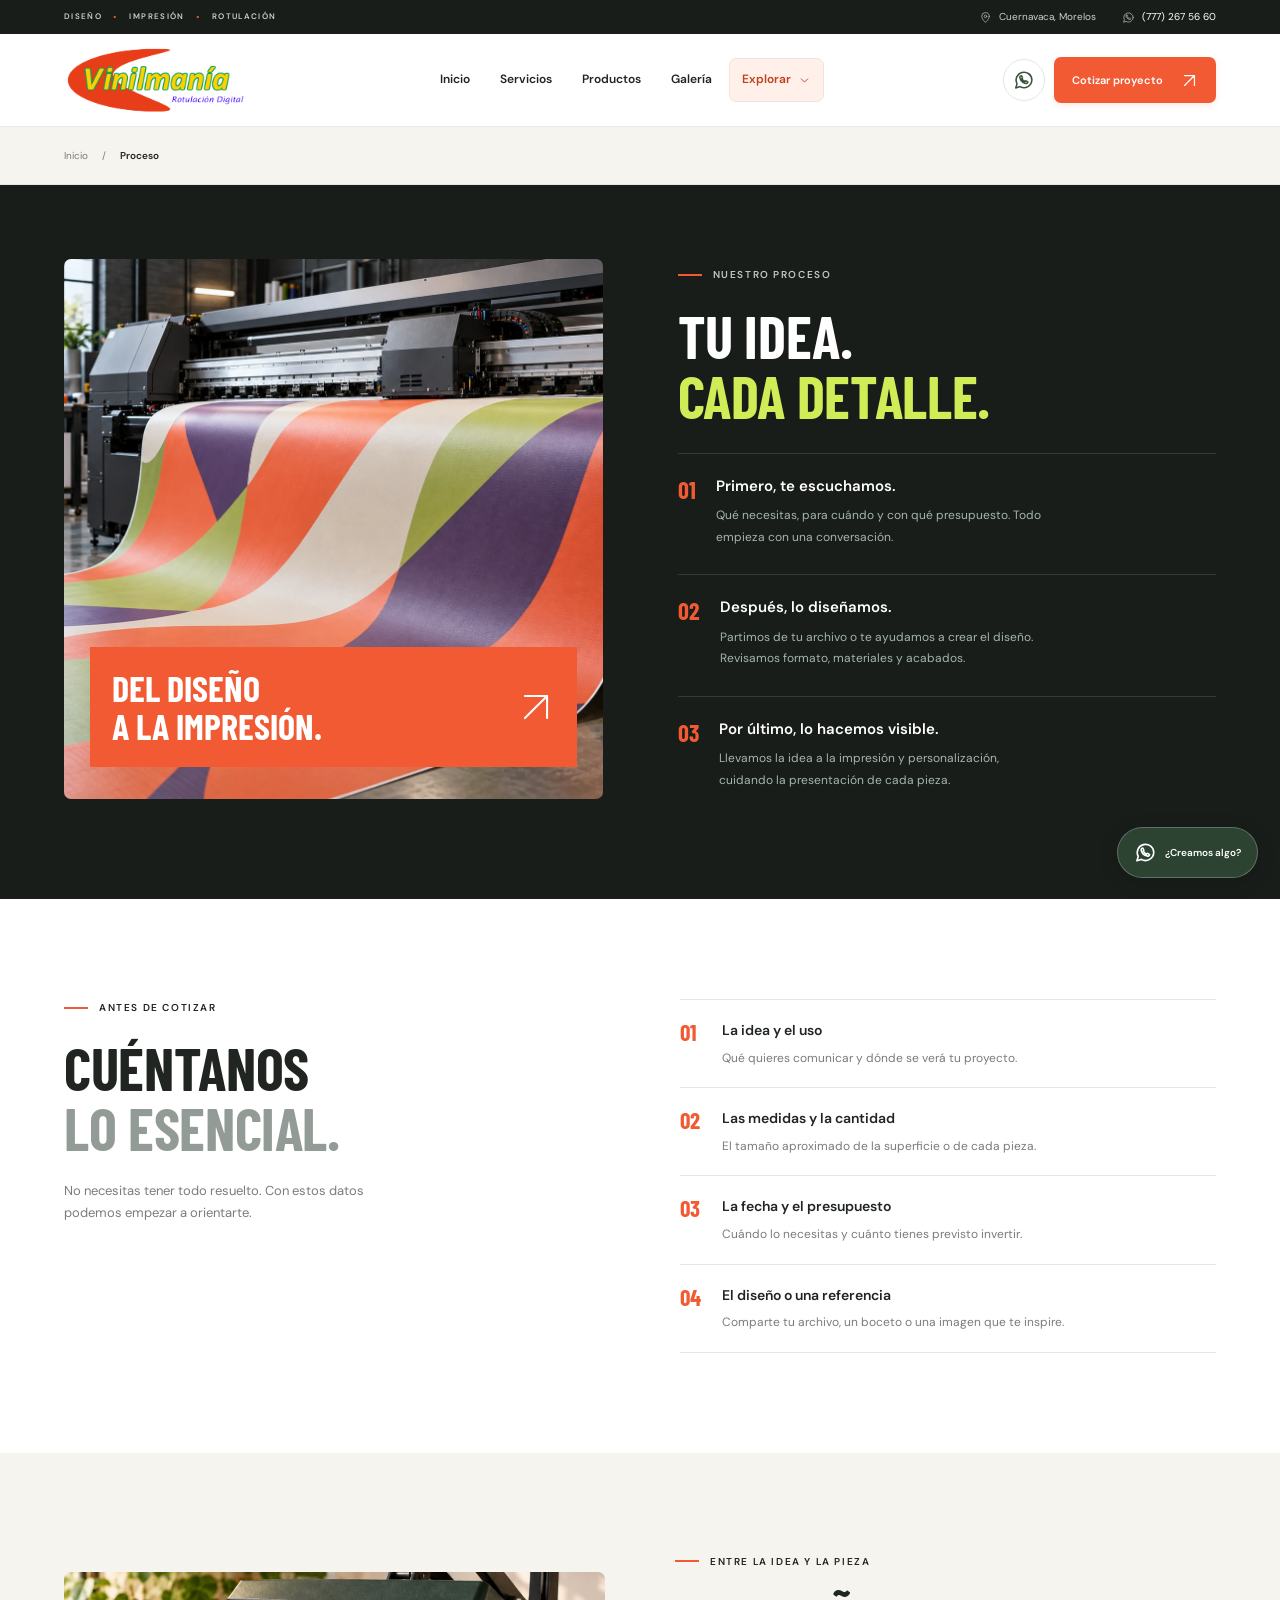
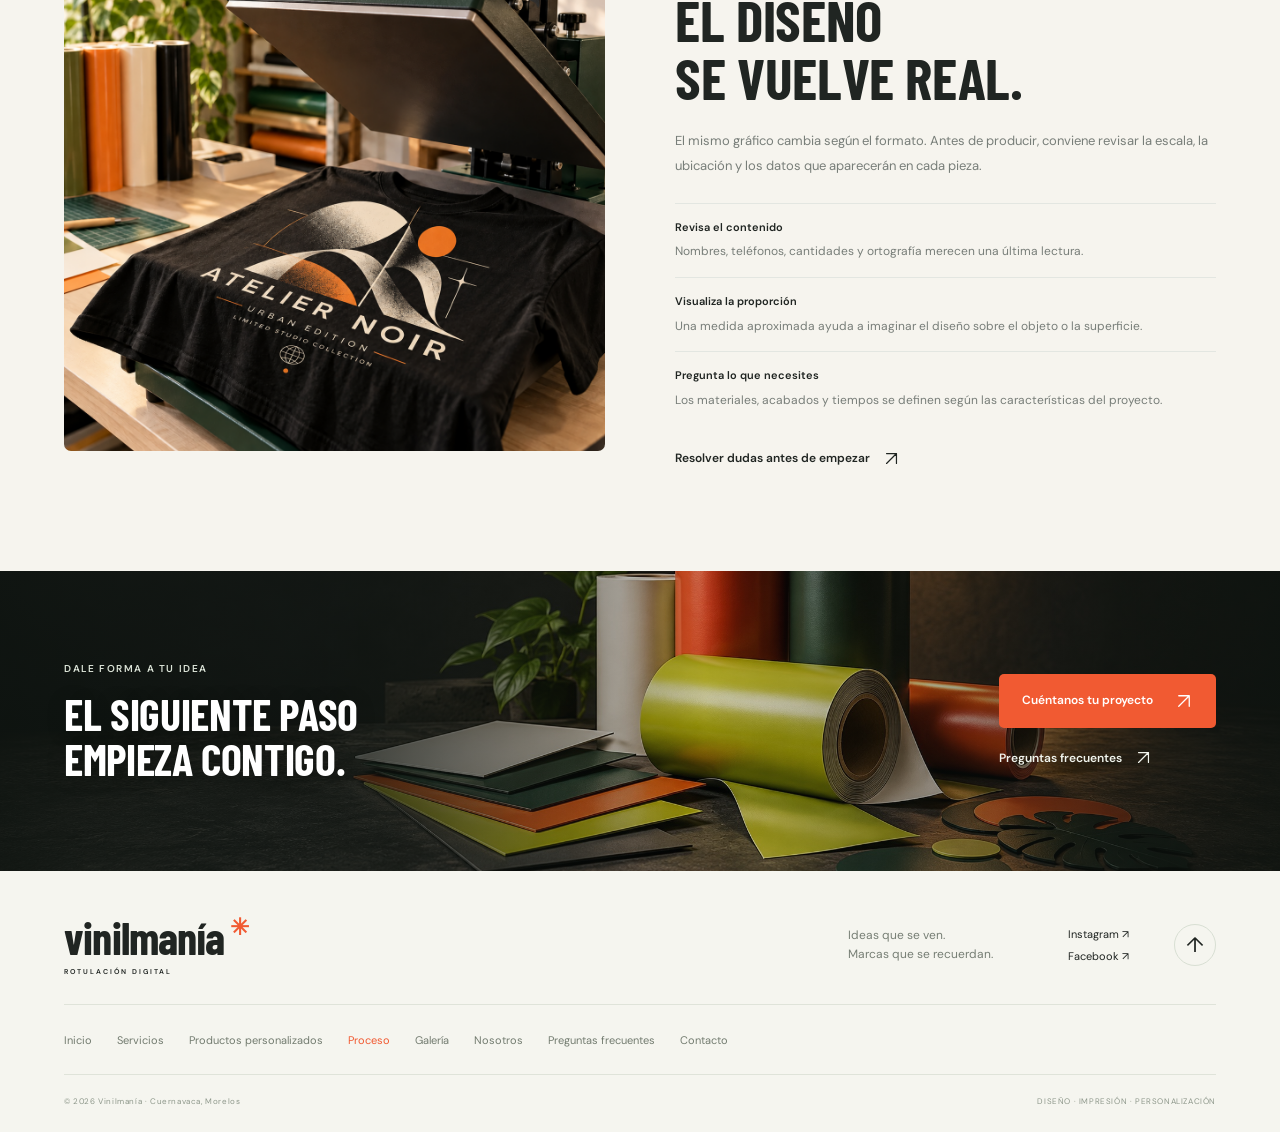
<file: proceso.html>
<!doctype html>
<html lang="es-MX">
<head>
  <meta charset="utf-8">
  <meta name="viewport" content="width=device-width,initial-scale=1">
  <meta name="theme-color" content="#181b19">
  <title>Proceso | Vinilmanía · Cuernavaca</title>
  <meta name="description" content="Conoce cómo trabajamos en Vinilmanía: escuchamos tu idea, revisamos el diseño y llevamos tu proyecto a la impresión y personalización.">
  <meta property="og:title" content="Proceso | Vinilmanía · Cuernavaca">
  <meta property="og:description" content="Conoce cómo trabajamos en Vinilmanía: escuchamos tu idea, revisamos el diseño y llevamos tu proyecto a la impresión y personalización.">
  <meta property="og:type" content="website">
  <meta property="og:locale" content="es_MX">
  <link rel="icon" href="assets/favicon.svg" type="image/svg+xml">
  <link rel="preload" href="assets/barlow-700.ttf" as="font" type="font/ttf" crossorigin>
  <link rel="preload" href="assets/impresion.webp" as="image">
  <link rel="stylesheet" href="style.css?v=fondo-proyecto-1">
  <link rel="stylesheet" href="header.css?v=header-1">
  <script src="app.js?v=header-1-sin-etiquetas-20261012" defer></script>
  <script type="application/ld+json">{"@context":"https://schema.org","@type":"LocalBusiness","name":"Vinilmanía","telephone":"+527772675660","email":"vinilmania@gmail.com","address":{"@type":"PostalAddress","streetAddress":"Francisco I. Madero","addressLocality":"Cuernavaca","addressRegion":"Morelos","postalCode":"62270","addressCountry":"MX"},"openingHoursSpecification":[{"@type":"OpeningHoursSpecification","dayOfWeek":["Monday","Tuesday","Wednesday","Thursday","Friday"],"opens":"08:00","closes":"18:00"}],"sameAs":["https://www.facebook.com/rotulaciondigit","https://www.instagram.com/vinilmania_cuernavaca/"]}</script>
</head>
<body class="subpage" data-page="proceso.html">

  <svg class="svg-defs" aria-hidden="true"><defs>
    <symbol id="arrow" viewBox="0 0 24 24"><path d="M5 19 19 5M5 5h14v14"/></symbol>
    <symbol id="chevron" viewBox="0 0 24 24"><path d="m6 9 6 6 6-6"/></symbol>
    <symbol id="check" viewBox="0 0 24 24"><path d="m5 12 4 4L19 6"/></symbol>
    <symbol id="wa" viewBox="0 0 24 24"><path d="M20.6 11.8a8.6 8.6 0 0 1-12.9 7.4L3 20.6l1.4-4.5A8.6 8.6 0 1 1 20.6 11.8Z"/><path d="M8.3 7.6c.3-.4.9-.5 1.1 0l.9 1.8c.2.3-.3.8-.6 1.1.6 1.5 1.7 2.6 3.2 3.2.3-.3.8-1 1.2-.8l1.7.9c.5.2.5.7.2 1.1-.5.8-1.4 1.1-2.3.8-3.1-.8-5.4-3-6.2-6.1-.2-.7 0-1.4.8-2Z"/></symbol>
    <symbol id="pin" viewBox="0 0 24 24"><path d="M19 10c0 5-7 11-7 11S5 15 5 10a7 7 0 1 1 14 0Z"/><circle cx="12" cy="10" r="2.4"/></symbol>
  </defs></svg>
  <a href="#contenido" class="skip">Saltar al contenido</a>
  <div class="scroll-progress" aria-hidden="true"></div>
  <div class="header-meta"><div class="shell header-meta-inner"><span class="header-specialty">DISEÑO <span aria-hidden="true">·</span> IMPRESIÓN <span aria-hidden="true">·</span> ROTULACIÓN</span><div class="header-meta-links"><span class="header-location"><svg class="icon" aria-hidden="true"><use href="#pin"/></svg> Cuernavaca, Morelos</span><a href="https://wa.me/527772675660" target="_blank" rel="noopener noreferrer"><svg class="icon" aria-hidden="true"><use href="#wa"/></svg><span class="header-phone">(777) 267 56 60</span><span class="header-phone-mobile">WhatsApp ↗</span></a></div></div></div>
<header class="header"><div class="shell header-inner">
  <a class="brand" href="index.html" aria-label="Vinilmanía, inicio"><img src="assets/logo-original.png" alt="Vinilmanía · Rotulación digital" width="944" height="529"></a>
  <nav class="nav" id="main-nav" aria-label="Navegación principal"><div class="nav-intro"><span>EXPLORA VINILMANÍA</span><small>Ideas que se ven.</small></div><a href="index.html">Inicio</a><a href="servicios.html">Servicios</a><a href="personalizados.html">Productos</a><a href="galeria.html">Galería</a><details class="nav-more is-current"><summary>Explorar <svg class="icon" aria-hidden="true"><use href="#chevron"/></svg></summary><div class="nav-dropdown"><a href="nosotros.html"><span class="nav-item-title">El taller<span aria-hidden="true">↗</span></span><small>Conoce Vinilmanía</small></a><a href="proceso.html" class="current" aria-current="page"><span class="nav-item-title">Nuestro proceso<span aria-hidden="true">↗</span></span><small>De la idea a la impresión</small></a><a href="preguntas.html"><span class="nav-item-title">Preguntas frecuentes<span aria-hidden="true">↗</span></span><small>Resuelve tus dudas</small></a><a href="contacto.html"><span class="nav-item-title">Contacto<span aria-hidden="true">↗</span></span><small>Hablemos de tu proyecto</small></a></div></details><a class="nav-mobile-contact" href="https://wa.me/527772675660" target="_blank" rel="noopener noreferrer"><svg class="icon" aria-hidden="true"><use href="#wa"/></svg><span>Hablemos por WhatsApp</span><svg class="icon" aria-hidden="true"><use href="#arrow"/></svg></a></nav>
  <div class="header-actions"><a class="header-whatsapp" href="https://wa.me/527772675660" target="_blank" rel="noopener noreferrer" aria-label="Hablar con Vinilmanía por WhatsApp"><svg class="icon" aria-hidden="true"><use href="#wa"/></svg></a><a class="button button-orange nav-cta" href="contacto.html"><span class="cta-desktop">Cotizar proyecto</span><span class="cta-mobile">Cotizar</span><svg class="icon" aria-hidden="true"><use href="#arrow"/></svg></a></div>
  <button class="menu-toggle" type="button" aria-label="Abrir menú" aria-expanded="false" aria-controls="main-nav"><span></span><span></span></button>
</div></header>
<button class="nav-backdrop" type="button" aria-label="Cerrar menú de navegación" tabindex="-1" hidden></button>
<main id="contenido">
<div class="breadcrumb-bar"><nav class="shell breadcrumb" aria-label="Ruta de navegación"><a href="index.html">Inicio</a><span aria-hidden="true">/</span><span aria-current="page">Proceso</span></nav></div><section class="process section-space"><div class="shell process-grid"><figure class="process-visual reveal"><img src="assets/impresion.webp" alt="Imagen conceptual de impresión digital en un taller de gran formato" loading="lazy" width="1536" height="1024"><div class="process-stamp"><span>DEL DISEÑO<br>A LA IMPRESIÓN.</span><svg class="icon"><use href="#arrow"/></svg></div></figure><div class="process-copy reveal"><p class="eyebrow"><span class="eyebrow-line"></span> Nuestro proceso</p><h1>TU IDEA.<br><span>CADA DETALLE.</span></h1><div class="step"><span>01</span><div><h3>Primero, te escuchamos.</h3><p>Qué necesitas, para cuándo y con qué presupuesto. Todo empieza con una conversación.</p></div></div><div class="step"><span>02</span><div><h3>Después, lo diseñamos.</h3><p>Partimos de tu archivo o te ayudamos a crear el diseño. Revisamos formato, materiales y acabados.</p></div></div><div class="step"><span>03</span><div><h3>Por último, lo hacemos visible.</h3><p>Llevamos la idea a la impresión y personalización, cuidando la presentación de cada pieza.</p></div></div></div></div></section><section class="shell section-space project-guide"><div><p class="eyebrow"><span class="eyebrow-line"></span> Antes de cotizar</p><h2>CUÉNTANOS<br><span class="subtle">LO ESENCIAL.</span></h2><p>No necesitas tener todo resuelto. Con estos datos podemos empezar a orientarte.</p></div><ol class="guide-list"><li><strong>La idea y el uso</strong><span>Qué quieres comunicar y dónde se verá tu proyecto.</span></li><li><strong>Las medidas y la cantidad</strong><span>El tamaño aproximado de la superficie o de cada pieza.</span></li><li><strong>La fecha y el presupuesto</strong><span>Cuándo lo necesitas y cuánto tienes previsto invertir.</span></li><li><strong>El diseño o una referencia</strong><span>Comparte tu archivo, un boceto o una imagen que te inspire.</span></li></ol></section><section class="process-detail section-space"><div class="shell editorial-row"><figure class="editorial-visual reveal"><img src="assets/vinil-textil-atelier-noir.png" alt="Playera negra Atelier Noir bajo una prensa térmica, junto a rollos de vinil" width="1448" height="1086" loading="lazy"></figure><div class="editorial-copy reveal"><p class="eyebrow"><span class="eyebrow-line"></span> Entre la idea y la pieza</p><h2>EL DISEÑO<br>SE VUELVE REAL.</h2><p>El mismo gráfico cambia según el formato. Antes de producir, conviene revisar la escala, la ubicación y los datos que aparecerán en cada pieza.</p><dl class="detail-list"><div><dt>Revisa el contenido</dt><dd>Nombres, teléfonos, cantidades y ortografía merecen una última lectura.</dd></div><div><dt>Visualiza la proporción</dt><dd>Una medida aproximada ayuda a imaginar el diseño sobre el objeto o la superficie.</dd></div><div><dt>Pregunta lo que necesites</dt><dd>Los materiales, acabados y tiempos se definen según las características del proyecto.</dd></div></dl><a class="text-link" href="preguntas.html">Resolver dudas antes de empezar <svg class="icon" aria-hidden="true"><use href="#arrow"/></svg></a></div></div></section><section class="next-section"><div class="shell next-inner"><div><p class="eyebrow">Dale forma a tu idea</p><h2>EL SIGUIENTE PASO<br>EMPIEZA CONTIGO.</h2></div><div class="next-actions"><a class="button button-orange" href="contacto.html">Cuéntanos tu proyecto <svg class="icon" aria-hidden="true"><use href="#arrow"/></svg></a><a class="text-link" href="preguntas.html">Preguntas frecuentes <svg class="icon" aria-hidden="true"><use href="#arrow"/></svg></a></div></div></section>
</main>
  <footer class="footer"><div class="shell"><div class="footer-top"><a class="footer-brand" href="index.html">vinilmanía<span>✳</span><small>ROTULACIÓN DIGITAL</small></a><p>Ideas que se ven.<br>Marcas que se recuerdan.</p><div class="footer-social"><a href="https://www.instagram.com/vinilmania_cuernavaca/" target="_blank" rel="noopener">Instagram ↗</a><a href="https://www.facebook.com/rotulaciondigit" target="_blank" rel="noopener">Facebook ↗</a></div><a href="#contenido" class="back-top" aria-label="Volver arriba">↑</a></div><nav class="footer-sitemap" aria-label="Todas las páginas"><a href="index.html">Inicio</a><a href="servicios.html">Servicios</a><a href="personalizados.html">Productos personalizados</a><a href="proceso.html" class="current" aria-current="page">Proceso</a><a href="galeria.html">Galería</a><a href="nosotros.html">Nosotros</a><a href="preguntas.html">Preguntas frecuentes</a><a href="contacto.html">Contacto</a></nav><div class="footer-bottom"><span>© <span id="year">2026</span> Vinilmanía · Cuernavaca, Morelos</span><span>DISEÑO · IMPRESIÓN · PERSONALIZACIÓN</span></div></div></footer>
  <a class="floating-wa" href="https://wa.me/527772675660" target="_blank" rel="noopener" aria-label="Contactar a Vinilmanía por WhatsApp"><svg class="icon"><use href="#wa"/></svg><span>¿Creamos algo?</span></a>

</body>
</html>
</file>
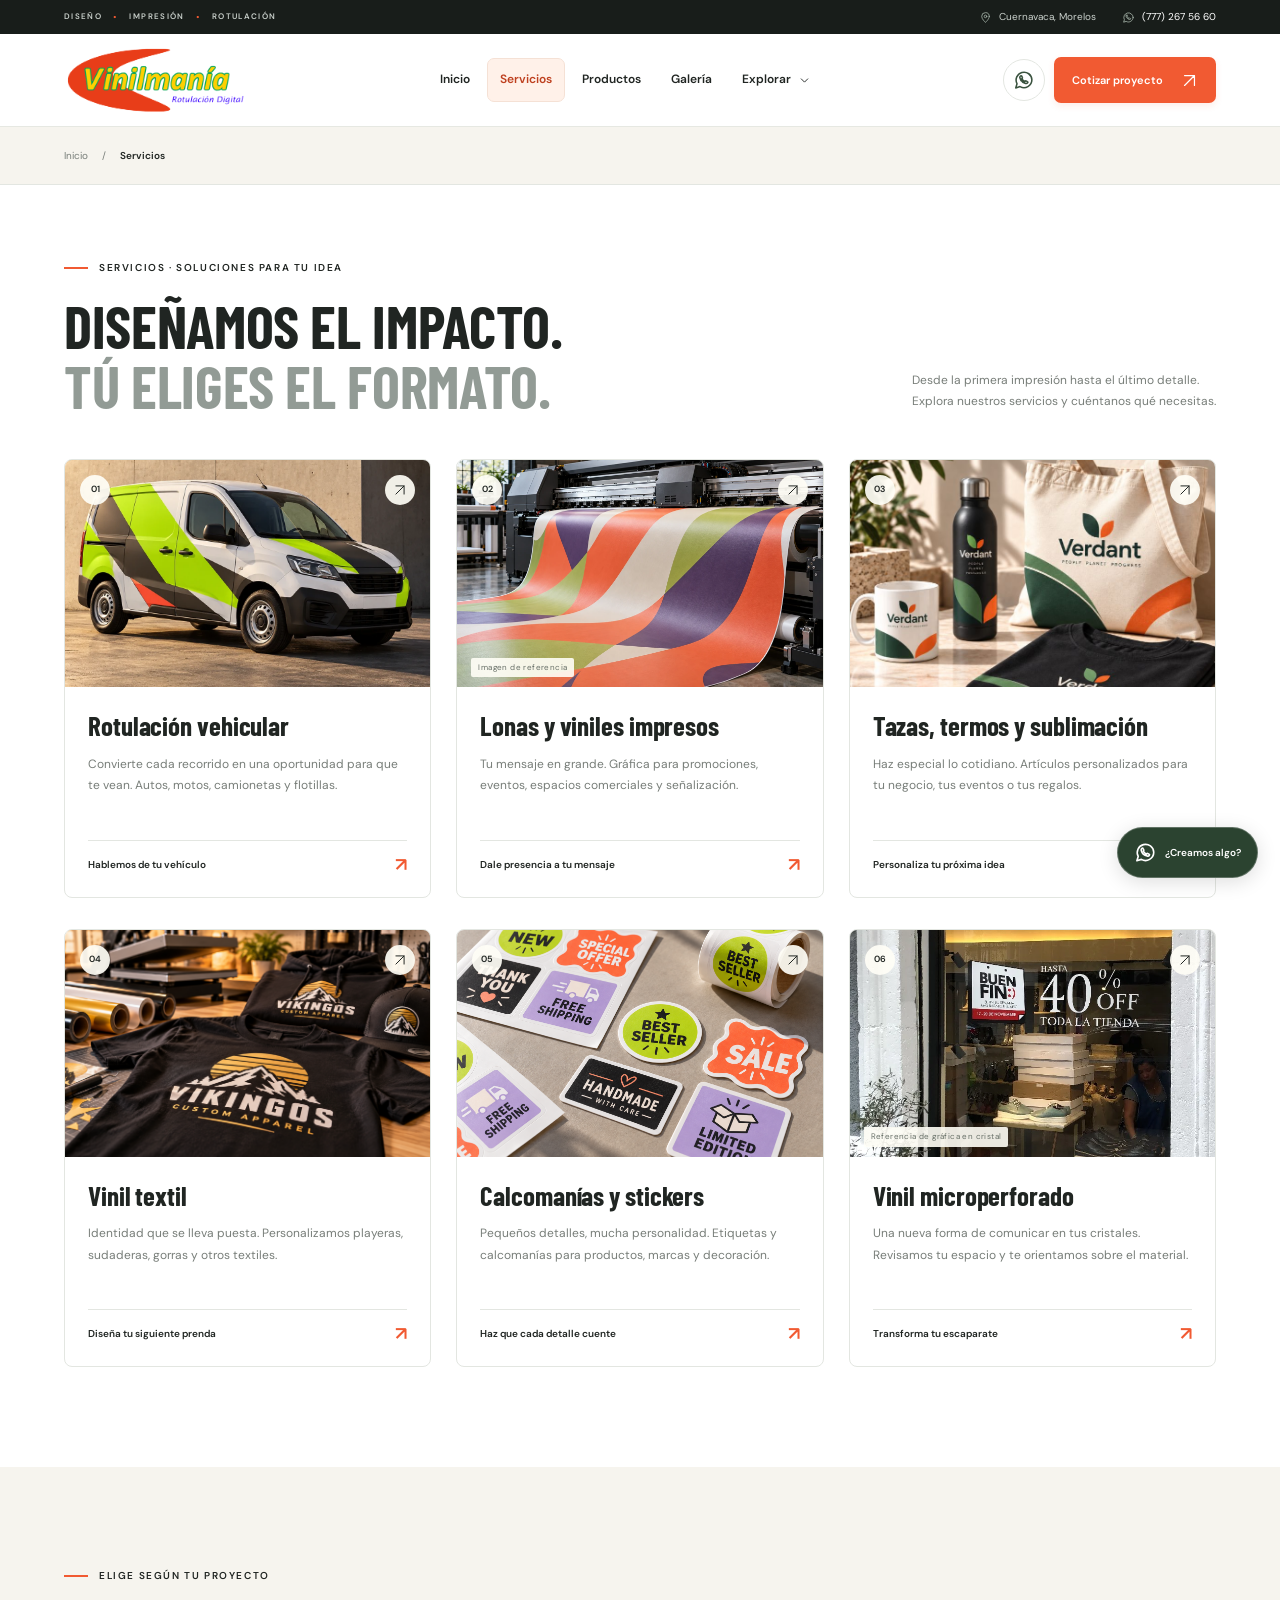
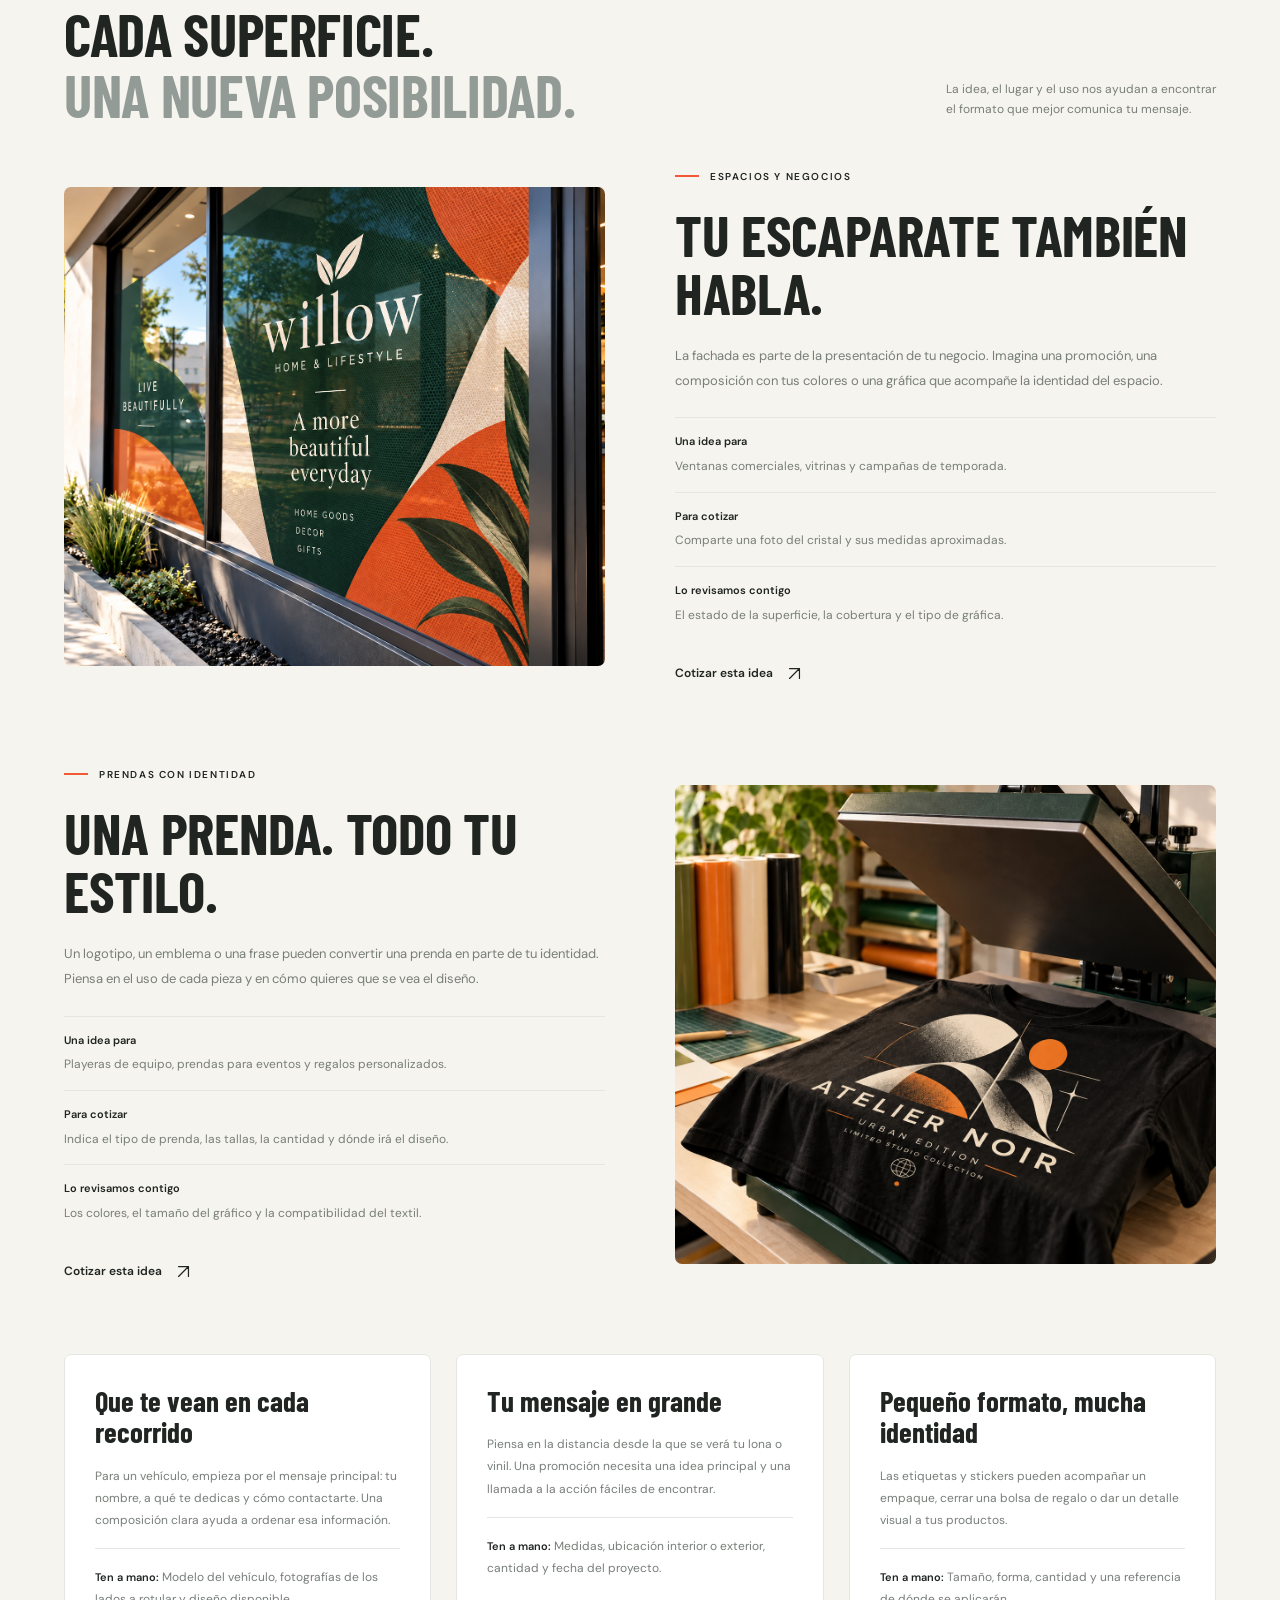
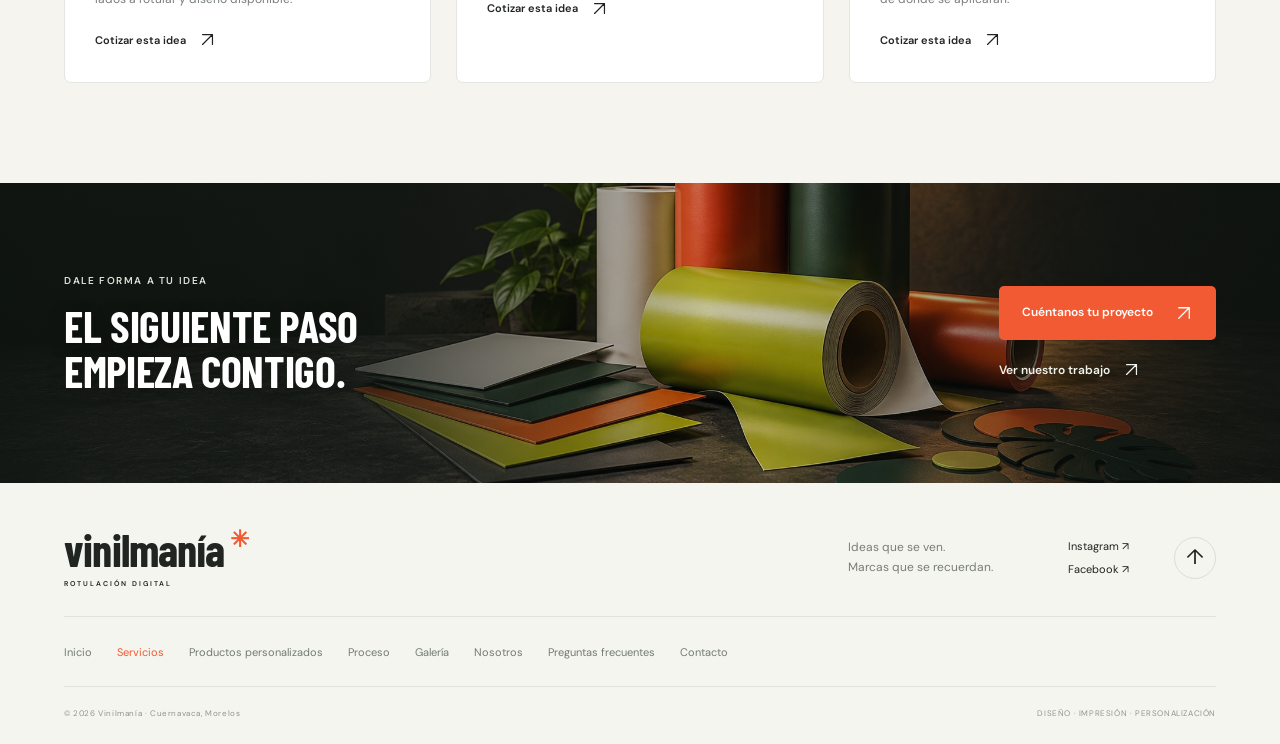
<file: servicios.html>
<!doctype html>
<html lang="es-MX">
<head>
  <meta charset="utf-8">
  <meta name="viewport" content="width=device-width,initial-scale=1">
  <meta name="theme-color" content="#181b19">
  <title>Servicios | Vinilmanía · Cuernavaca</title>
  <meta name="description" content="Rotulación vehicular, lonas, vinil textil, microperforado, stickers y sublimación en Cuernavaca. Encuentra el formato para tu idea.">
  <meta property="og:title" content="Servicios | Vinilmanía · Cuernavaca">
  <meta property="og:description" content="Rotulación vehicular, lonas, vinil textil, microperforado, stickers y sublimación en Cuernavaca. Encuentra el formato para tu idea.">
  <meta property="og:type" content="website">
  <meta property="og:locale" content="es_MX">
  <link rel="icon" href="assets/favicon.svg" type="image/svg+xml">
  <link rel="preload" href="assets/barlow-700.ttf" as="font" type="font/ttf" crossorigin>
  <link rel="preload" href="assets/portada.webp" as="image">
  <link rel="stylesheet" href="style.css?v=fondo-proyecto-1">
  <link rel="stylesheet" href="header.css?v=header-1">
  <script src="app.js?v=header-1-sin-etiquetas-20261012" defer></script>
  <script type="application/ld+json">{"@context":"https://schema.org","@type":"LocalBusiness","name":"Vinilmanía","telephone":"+527772675660","email":"vinilmania@gmail.com","address":{"@type":"PostalAddress","streetAddress":"Francisco I. Madero","addressLocality":"Cuernavaca","addressRegion":"Morelos","postalCode":"62270","addressCountry":"MX"},"openingHoursSpecification":[{"@type":"OpeningHoursSpecification","dayOfWeek":["Monday","Tuesday","Wednesday","Thursday","Friday"],"opens":"08:00","closes":"18:00"}],"sameAs":["https://www.facebook.com/rotulaciondigit","https://www.instagram.com/vinilmania_cuernavaca/"]}</script>
</head>
<body class="subpage" data-page="servicios.html">

  <svg class="svg-defs" aria-hidden="true"><defs>
    <symbol id="arrow" viewBox="0 0 24 24"><path d="M5 19 19 5M5 5h14v14"/></symbol>
    <symbol id="chevron" viewBox="0 0 24 24"><path d="m6 9 6 6 6-6"/></symbol>
    <symbol id="check" viewBox="0 0 24 24"><path d="m5 12 4 4L19 6"/></symbol>
    <symbol id="wa" viewBox="0 0 24 24"><path d="M20.6 11.8a8.6 8.6 0 0 1-12.9 7.4L3 20.6l1.4-4.5A8.6 8.6 0 1 1 20.6 11.8Z"/><path d="M8.3 7.6c.3-.4.9-.5 1.1 0l.9 1.8c.2.3-.3.8-.6 1.1.6 1.5 1.7 2.6 3.2 3.2.3-.3.8-1 1.2-.8l1.7.9c.5.2.5.7.2 1.1-.5.8-1.4 1.1-2.3.8-3.1-.8-5.4-3-6.2-6.1-.2-.7 0-1.4.8-2Z"/></symbol>
    <symbol id="pin" viewBox="0 0 24 24"><path d="M19 10c0 5-7 11-7 11S5 15 5 10a7 7 0 1 1 14 0Z"/><circle cx="12" cy="10" r="2.4"/></symbol>
  </defs></svg>
  <a href="#contenido" class="skip">Saltar al contenido</a>
  <div class="scroll-progress" aria-hidden="true"></div>
  <div class="header-meta"><div class="shell header-meta-inner"><span class="header-specialty">DISEÑO <span aria-hidden="true">·</span> IMPRESIÓN <span aria-hidden="true">·</span> ROTULACIÓN</span><div class="header-meta-links"><span class="header-location"><svg class="icon" aria-hidden="true"><use href="#pin"/></svg> Cuernavaca, Morelos</span><a href="https://wa.me/527772675660" target="_blank" rel="noopener noreferrer"><svg class="icon" aria-hidden="true"><use href="#wa"/></svg><span class="header-phone">(777) 267 56 60</span><span class="header-phone-mobile">WhatsApp ↗</span></a></div></div></div>
<header class="header"><div class="shell header-inner">
  <a class="brand" href="index.html" aria-label="Vinilmanía, inicio"><img src="assets/logo-original.png" alt="Vinilmanía · Rotulación digital" width="944" height="529"></a>
  <nav class="nav" id="main-nav" aria-label="Navegación principal"><div class="nav-intro"><span>EXPLORA VINILMANÍA</span><small>Ideas que se ven.</small></div><a href="index.html">Inicio</a><a href="servicios.html" class="current" aria-current="page">Servicios</a><a href="personalizados.html">Productos</a><a href="galeria.html">Galería</a><details class="nav-more"><summary>Explorar <svg class="icon" aria-hidden="true"><use href="#chevron"/></svg></summary><div class="nav-dropdown"><a href="nosotros.html"><span class="nav-item-title">El taller<span aria-hidden="true">↗</span></span><small>Conoce Vinilmanía</small></a><a href="proceso.html"><span class="nav-item-title">Nuestro proceso<span aria-hidden="true">↗</span></span><small>De la idea a la impresión</small></a><a href="preguntas.html"><span class="nav-item-title">Preguntas frecuentes<span aria-hidden="true">↗</span></span><small>Resuelve tus dudas</small></a><a href="contacto.html"><span class="nav-item-title">Contacto<span aria-hidden="true">↗</span></span><small>Hablemos de tu proyecto</small></a></div></details><a class="nav-mobile-contact" href="https://wa.me/527772675660" target="_blank" rel="noopener noreferrer"><svg class="icon" aria-hidden="true"><use href="#wa"/></svg><span>Hablemos por WhatsApp</span><svg class="icon" aria-hidden="true"><use href="#arrow"/></svg></a></nav>
  <div class="header-actions"><a class="header-whatsapp" href="https://wa.me/527772675660" target="_blank" rel="noopener noreferrer" aria-label="Hablar con Vinilmanía por WhatsApp"><svg class="icon" aria-hidden="true"><use href="#wa"/></svg></a><a class="button button-orange nav-cta" href="contacto.html"><span class="cta-desktop">Cotizar proyecto</span><span class="cta-mobile">Cotizar</span><svg class="icon" aria-hidden="true"><use href="#arrow"/></svg></a></div>
  <button class="menu-toggle" type="button" aria-label="Abrir menú" aria-expanded="false" aria-controls="main-nav"><span></span><span></span></button>
</div></header>
<button class="nav-backdrop" type="button" aria-label="Cerrar menú de navegación" tabindex="-1" hidden></button>
<main id="contenido">
<div class="breadcrumb-bar"><nav class="shell breadcrumb" aria-label="Ruta de navegación"><a href="index.html">Inicio</a><span aria-hidden="true">/</span><span aria-current="page">Servicios</span></nav></div><section id="servicios" class="shell section-space">
      <div class="section-heading reveal"><div><p class="eyebrow"><span class="eyebrow-line"></span> Servicios · Soluciones para tu idea</p><h1>DISEÑAMOS EL IMPACTO.<br><span class="subtle">TÚ ELIGES EL FORMATO.</span></h1></div><p>Desde la primera impresión hasta el último detalle.<br>Explora nuestros servicios y cuéntanos qué necesitas.</p></div>
      <div class="service-grid">
        <a class="service-card reveal" href="contacto.html?servicio=Rotulaci%C3%B3n%20vehicular" data-service="Rotulación vehicular"><div class="service-image"><img src="assets/portada.webp" alt="Concepto de camioneta rotulada con vinil verde y negro" loading="lazy" width="1086" height="1448"><span class="image-number">01</span><span class="image-arrow"><svg class="icon"><use href="#arrow"/></svg></span></div><div class="service-content"><h3>Rotulación vehicular</h3><p>Convierte cada recorrido en una oportunidad para que te vean. Autos, motos, camionetas y flotillas.</p><span class="service-link">Hablemos de tu vehículo <span>↗</span></span></div></a>
        <a class="service-card reveal" href="contacto.html?servicio=Lonas%20y%20viniles%20impresos" data-service="Lonas y viniles impresos"><div class="service-image"><img src="assets/impresion.webp" alt="Referencia conceptual de impresión de vinil en gran formato" loading="lazy" width="1536" height="1024"><span class="image-number">02</span><span class="image-note">Imagen de referencia</span><span class="image-arrow"><svg class="icon"><use href="#arrow"/></svg></span></div><div class="service-content"><h3>Lonas y viniles impresos</h3><p>Tu mensaje en grande. Gráfica para promociones, eventos, espacios comerciales y señalización.</p><span class="service-link">Dale presencia a tu mensaje <span>↗</span></span></div></a>
        <a class="service-card reveal" href="contacto.html?servicio=Tazas%2C%20termos%20y%20sublimaci%C3%B3n" data-service="Tazas, termos y sublimación"><div class="service-image"><img src="assets/personalizados-verdant.jpeg" alt="Colección conceptual de taza, termo, bolsa y playera con la marca Verdant" loading="lazy" width="792" height="637"><span class="image-number">03</span><span class="image-arrow"><svg class="icon"><use href="#arrow"/></svg></span></div><div class="service-content"><h3>Tazas, termos y sublimación</h3><p>Haz especial lo cotidiano. Artículos personalizados para tu negocio, tus eventos o tus regalos.</p><span class="service-link">Personaliza tu próxima idea <span>↗</span></span></div></a>
        <a class="service-card reveal" href="contacto.html?servicio=Vinil%20textil" data-service="Vinil textil"><div class="service-image"><img src="assets/vinil-textil-vikingos.png" alt="Playera, sudadera y gorra negras con estampados Vikingos en un taller de vinil textil" loading="lazy" width="1672" height="941"><span class="image-number">04</span><span class="image-arrow"><svg class="icon"><use href="#arrow"/></svg></span></div><div class="service-content"><h3>Vinil textil</h3><p>Identidad que se lleva puesta. Personalizamos playeras, sudaderas, gorras y otros textiles.</p><span class="service-link">Diseña tu siguiente prenda <span>↗</span></span></div></a>
        <a class="service-card reveal" href="contacto.html?servicio=Calcoman%C3%ADas%20y%20stickers" data-service="Calcomanías y stickers"><div class="service-image"><img src="assets/stickers-promocionales.png" alt="Stickers promocionales verdes, naranjas, negros y lilas sobre una mesa beige" loading="lazy" width="1448" height="1086"><span class="image-number">05</span><span class="image-arrow"><svg class="icon"><use href="#arrow"/></svg></span></div><div class="service-content"><h3>Calcomanías y stickers</h3><p>Pequeños detalles, mucha personalidad. Etiquetas y calcomanías para productos, marcas y decoración.</p><span class="service-link">Haz que cada detalle cuente <span>↗</span></span></div></a>
        <a class="service-card reveal" href="contacto.html?servicio=Vinil%20microperforado" data-service="Vinil microperforado"><div class="service-image"><img src="assets/escaparate.webp" alt="Referencia de gráfica comercial aplicada sobre un cristal" loading="lazy" width="720" height="1280"><span class="image-number">06</span><span class="image-note">Referencia de gráfica en cristal</span><span class="image-arrow"><svg class="icon"><use href="#arrow"/></svg></span></div><div class="service-content"><h3>Vinil microperforado</h3><p>Una nueva forma de comunicar en tus cristales. Revisamos tu espacio y te orientamos sobre el material.</p><span class="service-link">Transforma tu escaparate <span>↗</span></span></div></a>
      </div>
    </section><section class="service-editorial section-space"><div class="shell"><div class="section-heading reveal"><div><p class="eyebrow"><span class="eyebrow-line"></span> Elige según tu proyecto</p><h2>CADA SUPERFICIE.<br><span class="subtle">UNA NUEVA POSIBILIDAD.</span></h2></div><p>La idea, el lugar y el uso nos ayudan a encontrar<br>el formato que mejor comunica tu mensaje.</p></div><article class="editorial-row"><figure class="editorial-visual reveal"><img src="assets/escaparate-willow.png" alt="Escaparate Willow con vinil microperforado verde, naranja y beige" width="1357" height="1159" loading="lazy"></figure><div class="editorial-copy reveal"><p class="eyebrow"><span class="eyebrow-line"></span>Espacios y negocios</p><h2>TU ESCAPARATE TAMBIÉN HABLA.</h2><p>La fachada es parte de la presentación de tu negocio. Imagina una promoción, una composición con tus colores o una gráfica que acompañe la identidad del espacio.</p><dl class="detail-list"><div><dt>Una idea para</dt><dd>Ventanas comerciales, vitrinas y campañas de temporada.</dd></div><div><dt>Para cotizar</dt><dd>Comparte una foto del cristal y sus medidas aproximadas.</dd></div><div><dt>Lo revisamos contigo</dt><dd>El estado de la superficie, la cobertura y el tipo de gráfica.</dd></div></dl><a class="text-link" href="contacto.html?servicio=Vinil%20microperforado">Cotizar esta idea <svg class="icon" aria-hidden="true"><use href="#arrow"/></svg></a></div></article><article class="editorial-row"><figure class="editorial-visual reveal"><img src="assets/vinil-textil-atelier-noir.png" alt="Playera negra Atelier Noir bajo una prensa térmica, junto a rollos de vinil" width="1448" height="1086" loading="lazy"></figure><div class="editorial-copy reveal"><p class="eyebrow"><span class="eyebrow-line"></span>Prendas con identidad</p><h2>UNA PRENDA. TODO TU ESTILO.</h2><p>Un logotipo, un emblema o una frase pueden convertir una prenda en parte de tu identidad. Piensa en el uso de cada pieza y en cómo quieres que se vea el diseño.</p><dl class="detail-list"><div><dt>Una idea para</dt><dd>Playeras de equipo, prendas para eventos y regalos personalizados.</dd></div><div><dt>Para cotizar</dt><dd>Indica el tipo de prenda, las tallas, la cantidad y dónde irá el diseño.</dd></div><div><dt>Lo revisamos contigo</dt><dd>Los colores, el tamaño del gráfico y la compatibilidad del textil.</dd></div></dl><a class="text-link" href="contacto.html?servicio=Vinil%20textil">Cotizar esta idea <svg class="icon" aria-hidden="true"><use href="#arrow"/></svg></a></div></article><div class="info-grid"><article class="info-card reveal"><h3>Que te vean en cada recorrido</h3><p>Para un vehículo, empieza por el mensaje principal: tu nombre, a qué te dedicas y cómo contactarte. Una composición clara ayuda a ordenar esa información.</p><p class="quote-hint"><strong>Ten a mano:</strong> Modelo del vehículo, fotografías de los lados a rotular y diseño disponible.</p><a class="text-link" href="contacto.html?servicio=Rotulaci%C3%B3n%20vehicular">Cotizar esta idea <svg class="icon" aria-hidden="true"><use href="#arrow"/></svg></a></article><article class="info-card reveal"><h3>Tu mensaje en grande</h3><p>Piensa en la distancia desde la que se verá tu lona o vinil. Una promoción necesita una idea principal y una llamada a la acción fáciles de encontrar.</p><p class="quote-hint"><strong>Ten a mano:</strong> Medidas, ubicación interior o exterior, cantidad y fecha del proyecto.</p><a class="text-link" href="contacto.html?servicio=Lonas%20y%20viniles%20impresos">Cotizar esta idea <svg class="icon" aria-hidden="true"><use href="#arrow"/></svg></a></article><article class="info-card reveal"><h3>Pequeño formato, mucha identidad</h3><p>Las etiquetas y stickers pueden acompañar un empaque, cerrar una bolsa de regalo o dar un detalle visual a tus productos.</p><p class="quote-hint"><strong>Ten a mano:</strong> Tamaño, forma, cantidad y una referencia de dónde se aplicarán.</p><a class="text-link" href="contacto.html?servicio=Calcoman%C3%ADas%20y%20stickers">Cotizar esta idea <svg class="icon" aria-hidden="true"><use href="#arrow"/></svg></a></article></div></div></section><section class="next-section"><div class="shell next-inner"><div><p class="eyebrow">Dale forma a tu idea</p><h2>EL SIGUIENTE PASO<br>EMPIEZA CONTIGO.</h2></div><div class="next-actions"><a class="button button-orange" href="contacto.html">Cuéntanos tu proyecto <svg class="icon" aria-hidden="true"><use href="#arrow"/></svg></a><a class="text-link" href="galeria.html">Ver nuestro trabajo <svg class="icon" aria-hidden="true"><use href="#arrow"/></svg></a></div></div></section>
</main>
  <footer class="footer"><div class="shell"><div class="footer-top"><a class="footer-brand" href="index.html">vinilmanía<span>✳</span><small>ROTULACIÓN DIGITAL</small></a><p>Ideas que se ven.<br>Marcas que se recuerdan.</p><div class="footer-social"><a href="https://www.instagram.com/vinilmania_cuernavaca/" target="_blank" rel="noopener">Instagram ↗</a><a href="https://www.facebook.com/rotulaciondigit" target="_blank" rel="noopener">Facebook ↗</a></div><a href="#contenido" class="back-top" aria-label="Volver arriba">↑</a></div><nav class="footer-sitemap" aria-label="Todas las páginas"><a href="index.html">Inicio</a><a href="servicios.html" class="current" aria-current="page">Servicios</a><a href="personalizados.html">Productos personalizados</a><a href="proceso.html">Proceso</a><a href="galeria.html">Galería</a><a href="nosotros.html">Nosotros</a><a href="preguntas.html">Preguntas frecuentes</a><a href="contacto.html">Contacto</a></nav><div class="footer-bottom"><span>© <span id="year">2026</span> Vinilmanía · Cuernavaca, Morelos</span><span>DISEÑO · IMPRESIÓN · PERSONALIZACIÓN</span></div></div></footer>
  <a class="floating-wa" href="https://wa.me/527772675660" target="_blank" rel="noopener" aria-label="Contactar a Vinilmanía por WhatsApp"><svg class="icon"><use href="#wa"/></svg><span>¿Creamos algo?</span></a>

</body>
</html>
</file>
<file: style.css>
@font-face{font-family:Barlow;src:url('assets/barlow-700.ttf') format('truetype');font-weight:700;font-display:swap}
@font-face{font-family:DM;src:url('assets/dm-400.ttf') format('truetype');font-weight:400;font-display:swap}
@font-face{font-family:DM;src:url('assets/dm-600.ttf') format('truetype');font-weight:600 800;font-display:swap}
:root{--ink:#202522;--dark:#181d1a;--paper:#fff;--cream:#f6f4ee;--orange:#f15a32;--lime:#d0ec56;--muted:#787e79;--line:#e3e6e1;--heading:Barlow,'Arial Narrow',Impact,sans-serif;--body:DM,Arial,sans-serif}
*{box-sizing:border-box}html{scroll-behavior:smooth;scroll-padding-top:100px}body{margin:0;color:var(--ink);background:var(--paper);font:15px/1.7 var(--body);-webkit-font-smoothing:antialiased}a{color:inherit;text-decoration:none}button,input,textarea,select{font:inherit}button{cursor:pointer;color:inherit}img{display:block;max-width:100%}h1,:is(h1,h2),h3,p,figure{margin:0}button,a,input,textarea,select,summary{-webkit-tap-highlight-color:transparent}::selection{background:var(--orange);color:white}:focus-visible{outline:3px solid #7a68db;outline-offset:5px}.svg-defs{position:absolute;width:0;height:0;overflow:hidden}.icon{width:22px;height:22px;fill:none;stroke:currentColor;stroke-width:1.7;stroke-linecap:round;stroke-linejoin:round;flex-shrink:0}.shell{width:min(1320px,90%);margin-inline:auto}.section-space{padding-block:100px}.eyebrow{font-size:10px;font-weight:600;letter-spacing:1.6px;text-transform:uppercase;display:flex;gap:11px;align-items:center}.eyebrow-line{width:24px;height:2px;background:var(--orange);display:inline-block;flex-shrink:0}.subtle{color:#929b95}:is(h1,h2){font:700 clamp(42px,4.6vw,65px)/1.02 var(--heading);letter-spacing:-.35px}.section-heading{display:flex;justify-content:space-between;align-items:flex-end;gap:35px;margin-bottom:43px}.section-heading :is(h1,h2){margin-top:20px}.section-heading>p{font-size:12px;color:var(--muted);max-width:350px;padding-bottom:5px}.button{display:inline-flex;align-items:center;justify-content:center;gap:22px;border:1px solid transparent;border-radius:5px;padding:17px 22px;font-size:12px;line-height:1.25;font-weight:600;transition:transform .2s,background .2s,color .2s}.button:hover{transform:translateY(-3px)}.button-orange{color:white;background:var(--orange)}.button-orange:hover{background:#d74824}.button-dark{background:var(--dark);color:white}.button-dark:hover{background:#3c453e}.button-outline{border-color:#ffffff65;color:white;background:#ffffff05}.button-outline:hover{background:#ffffff15}.button .icon{width:18px;height:18px}.text-link{font-size:12px;font-weight:600;display:inline-flex;gap:13px;align-items:center}.text-link .icon{width:17px;height:17px}.text-link:hover{text-decoration:underline;text-underline-offset:4px}.skip{position:fixed;top:-80px;left:16px;background:var(--orange);color:white;padding:12px 18px;z-index:100}.skip:focus{top:12px}.scroll-progress{position:fixed;inset:0 0 auto;height:3px;background:var(--orange);z-index:100;transform:scaleX(0);transform-origin:left}
.header{position:sticky;top:0;z-index:50;background:#fffc;backdrop-filter:blur(18px);border-bottom:1px solid #20252212;transition:box-shadow .2s}.header.scrolled{box-shadow:0 5px 25px #2025220d}.header-inner{height:86px;display:flex;align-items:center;justify-content:space-between;gap:30px}.brand{width:155px;flex-shrink:0}.brand img{width:155px;height:75px;object-fit:contain}.nav{display:flex;gap:29px;margin-left:auto;margin-right:auto;font-size:12px}.nav a{position:relative}.nav a:after{content:'';position:absolute;bottom:-7px;left:0;right:0;height:2px;background:var(--orange);transform:scaleX(0);transform-origin:left;transition:transform .2s}.nav a:hover:after,.nav a.current:after{transform:scaleX(1)}.nav-cta{font-size:11px;padding:14px 19px;gap:20px}.menu-toggle{display:none}
.hero{position:relative;isolation:isolate;background:var(--dark);color:white;overflow:hidden;min-height:620px}.hero-background{position:absolute;inset:0;width:100%;height:100%;object-fit:cover;object-position:center;z-index:-2}.hero-shade{position:absolute;inset:0;background:linear-gradient(90deg,#111915f2 0%,#101812c9 32%,#10181239 62%,#10181210 100%);z-index:-1}.hero-inner{position:relative;padding-block:55px 64px;min-height:620px}.hero-copy{max-width:650px;width:54%}.hero-eyebrow{font-size:9px;color:#c6cec8;letter-spacing:1.8px}.hero-eyebrow>span{width:7px;height:7px;background:var(--orange);border-radius:50%;box-shadow:0 0 0 4px #f15a3222}.hero h1{font:700 clamp(77px,8.8vw,124px)/.9 var(--heading);letter-spacing:-1.4px;margin-top:25px}.hero h1>span{color:var(--orange)}.hero-description{color:#c1cbc4;font-size:13px;line-height:1.85;margin-top:26px;max-width:390px}.hero-actions{display:flex;gap:13px;margin-top:28px;align-items:center}.hero-actions .button{font-size:11px;padding:17px 19px;gap:20px}.hero-photo-note{position:absolute;bottom:31px;right:0;display:flex;align-items:center;gap:15px;font-size:8px;letter-spacing:1.6px;color:#e1e7e1;text-shadow:0 1px 6px #000;max-width:310px}.hero-photo-note small{display:block;font-size:8px;letter-spacing:.5px;color:#bdc8c0;margin-top:2px}.photo-line{width:34px;height:1px;background:#b6c3b6}.hero-down{position:absolute;bottom:24px;left:0;width:34px;height:34px;border:1px solid #ffffff36;border-radius:50%;display:grid;place-items:center;color:#d1dbd5;animation:nudge 3s ease-in-out infinite}.hero-down .icon{width:17px;height:17px}.trust-band{background:var(--cream);border-bottom:1px solid var(--line)}.trust-inner{display:flex;justify-content:space-between;align-items:center;gap:24px;min-height:86px}.trust-inner p{display:flex;align-items:center;gap:10px;font-size:11px;color:#69736b}.trust-inner p:first-child{font-size:16px;font-weight:600;color:var(--ink)}.trust-mark{font-size:30px;color:var(--orange);line-height:1}.trust-inner .icon{width:18px;height:18px;stroke-width:1.4}
.service-grid{display:grid;grid-template-columns:repeat(3,minmax(0,1fr));gap:31px 25px}.service-card{overflow:hidden;background:white;border:1px solid var(--line);border-radius:8px;transition:box-shadow .3s,transform .3s}.service-card:hover{transform:translateY(-5px);box-shadow:0 16px 40px #25352812}.service-image{height:227px;position:relative;overflow:hidden;background:#ecefe8}.service-image>img{width:100%;height:100%;object-fit:cover;transition:transform .6s}.service-card:first-child img{object-position:center 60%}.service-card:nth-child(4) img{object-position:center 41%}.service-card:nth-child(6) img{object-position:center 49%}.service-card:hover .service-image>img{transform:scale(1.045)}.image-number{position:absolute;top:15px;left:15px;font-size:9px;font-weight:600;width:30px;height:30px;border-radius:50%;display:grid;place-items:center;background:#fffef7eb;color:var(--ink)}.image-arrow{position:absolute;right:15px;top:15px;width:30px;height:30px;background:#fffef7eb;border-radius:50%;display:grid;place-items:center}.image-arrow>.icon{width:14px;height:14px}.image-note{position:absolute;bottom:10px;left:14px;background:#fffef7e6;color:#687068;font-size:8px;letter-spacing:.4px;padding:3px 7px;border-radius:2px}.service-content{padding:24px 23px 23px}.service-content h3{font:700 27px/1.1 var(--heading);letter-spacing:-.1px}.service-content>p{font-size:12px;color:var(--muted);margin-top:13px;line-height:1.8;min-height:63px}.service-link{margin-top:23px;display:flex;justify-content:space-between;align-items:center;border-top:1px solid var(--line);padding-top:14px;font-size:10px;font-weight:600}.service-link>span{font-size:19px;line-height:1;color:var(--orange)}
.merch-section{background:#f2f1e9;overflow:hidden}.merch-grid{display:grid;grid-template-columns:1fr 1.2fr;align-items:center;gap:50px;padding-block:68px}.merch-copy :is(h1,h2){margin-top:22px;font-size:clamp(44px,4.5vw,65px)}.merch-copy :is(h1,h2)>span{color:var(--orange)}.merch-copy>p:not(.eyebrow){margin-top:22px;font-size:13px;color:#737e74;max-width:395px;line-height:1.85}.merch-copy>.button{margin-top:26px}.merch-foot{font-size:8px;display:block;color:#7b847b;letter-spacing:.6px;margin-top:22px}.merch-visual{position:relative;min-width:0}.merch-visual>img{width:100%;aspect-ratio:1.2;object-fit:cover;border-radius:8px}.merch-visual figcaption{position:absolute;bottom:13px;left:16px;font-size:8px;background:#ffffffe3;border-radius:2px;padding:4px 8px;color:#727a72}
.process{background:var(--dark);color:white}.process-grid{display:grid;grid-template-columns:1fr 1fr;gap:75px;align-items:center}.process-visual{position:relative;min-height:540px;overflow:hidden;border-radius:7px;background:#26312a}.process-visual>img{position:absolute;height:100%;width:100%;object-fit:cover;object-position:40% center}.process-stamp{position:absolute;bottom:32px;left:26px;right:26px;padding:22px;background:var(--orange);display:flex;align-items:center;justify-content:space-between;color:white;font:700 36px/1.05 var(--heading)}.process-stamp .icon{width:38px;height:38px;stroke-width:1.3}.process-visual figcaption{position:absolute;bottom:9px;left:26px;font-size:8px;color:#d2d8d1;text-shadow:0 1px 4px #000}.process-copy .eyebrow{color:#c0c8c0}.process-copy :is(h1,h2){margin-top:23px}.process-copy :is(h1,h2)>span{color:var(--lime)}.step{display:flex;gap:20px;margin-top:26px;border-top:1px solid #ffffff20;padding-top:20px}.step>span{color:var(--orange);font:700 24px/1.2 var(--heading);padding-top:2px}.step h3{font-size:15px;font-weight:600}.step p{font-size:12px;color:#a6b5aa;margin-top:6px;max-width:330px;line-height:1.8}
.gallery-filters{display:flex;gap:10px;margin-top:-4px;margin-bottom:28px;flex-wrap:wrap}.gallery-filters button{padding:8px 20px;font-size:10px;background:white;border:1px solid var(--line);border-radius:40px;font-weight:600;transition:background .2s,color .2s}.gallery-filters button:hover{background:var(--cream)}.gallery-filters button.active{background:var(--ink);border-color:var(--ink);color:white}.gallery-grid{display:grid;grid-template-columns:repeat(3,minmax(0,1fr));gap:28px 23px}.project-card{padding:0;background:none;border:0;text-align:left;min-width:0}.project-card[hidden]{display:none}.project-image{height:370px;position:relative;border-radius:7px;overflow:hidden;background:var(--cream)}.project-image>img{width:100%;height:100%;object-fit:cover;transition:transform .6s}.project-card:hover .project-image>img{transform:scale(1.05)}.project-card:nth-child(2) .project-image>img{object-position:center 38%}.project-expand{position:absolute;bottom:16px;right:16px;width:36px;height:36px;border-radius:50%;display:grid;place-items:center;background:white;transition:background .2s}.project-card:hover .project-expand{background:var(--orange);color:white}.project-expand>.icon{width:16px;height:16px}.project-caption{padding-top:15px}.project-caption>p{font-size:8px;color:var(--muted);letter-spacing:1.3px;font-weight:600}.project-caption>h3{font-size:13px;line-height:1.5;margin-top:4px}.project-wide{grid-column:span 2}.project-wide .project-image,.project-card:last-child .project-image{height:315px}.concept-label{position:absolute;left:14px;bottom:15px;font-size:9px;background:#ffffffe8;color:#697369;padding:5px 9px;border-radius:3px}.gallery-grid[data-filter=negocios]{grid-template-columns:repeat(2,minmax(0,1fr))}.gallery-grid[data-filter=textiles]{grid-template-columns:repeat(3,minmax(0,1fr))}.gallery-info{font-size:10px;color:var(--muted);text-align:right;margin-top:25px}
.about{background:var(--cream)}.about-grid{display:grid;grid-template-columns:1fr 1fr;gap:83px;align-items:center}.about-images{position:relative;height:510px}.about-main{width:86%;height:82%;object-fit:cover;object-position:48% center;border-radius:7px}.about-detail{position:absolute;bottom:0;right:0;width:58%;height:48%;object-fit:cover;border-radius:7px;border:8px solid var(--cream)}.about-badge{position:absolute;bottom:21px;left:10px;background:var(--orange);color:white;padding:22px;width:151px;border-radius:4px;transform:rotate(-6deg)}.about-badge>span{font-size:8px;letter-spacing:1px;font-weight:600}.about-badge>strong{font:700 33px/1 var(--heading);display:block;margin-top:8px}.about-badge>.icon{margin-top:12px;width:23px;height:23px}.about-copy :is(h1,h2){margin-top:22px;font-size:clamp(43px,4.3vw,62px)}.about-copy>p:not(.eyebrow){font-size:13px;color:#747d75;line-height:1.85;margin-top:22px}.about-copy>p+p{margin-top:12px}.about-values{display:flex;flex-direction:column;gap:10px;margin-top:23px;font-size:12px}.about-values>div{display:flex;gap:10px;align-items:center}.about-values .icon{width:18px;height:18px;background:#e5e9dc;stroke:#556651;stroke-width:2.2;padding:3px;border-radius:50%}.about-copy .text-link{margin-top:26px}
.faq{display:grid;grid-template-columns:.9fr 1.1fr;gap:75px}.faq-heading :is(h1,h2){margin-top:23px}.faq-heading>p:not(.eyebrow){font-size:12px;color:var(--muted);line-height:1.8;margin-top:24px}.faq-heading .text-link{margin-top:20px}.faq-list details{padding:21px 0;border-bottom:1px solid var(--line)}.faq-list details:first-child{border-top:1px solid var(--line)}summary{list-style:none;display:flex;justify-content:space-between;align-items:center;gap:20px;font-size:13px;font-weight:600;cursor:pointer}summary::-webkit-details-marker{display:none}.plus{position:relative;width:16px;height:16px;flex-shrink:0}.plus:before,.plus:after{content:'';position:absolute;top:7px;left:0;right:0;height:1px;background:var(--ink)}.plus:after{transform:rotate(90deg);transition:transform .2s}details[open] .plus:after{transform:rotate(0)}.faq-list details>p{font-size:12px;color:var(--muted);line-height:1.9;padding:14px 34px 0 0}
.contact{background:var(--dark);color:white;overflow:hidden}.contact-grid{display:grid;grid-template-columns:1.1fr 1fr;gap:105px;align-items:center}.contact-copy>.eyebrow{color:#b9c6bc}.contact-copy :is(h1,h2){font-size:clamp(60px,6.2vw,91px);line-height:.98;margin-top:24px}.contact-copy :is(h1,h2)>span{color:var(--orange)}.contact-copy>p:not(.eyebrow){color:#bdc7bf;font-size:14px;margin-top:21px}.contact-phone{font:700 38px/1.2 var(--heading);display:flex;align-items:center;gap:23px;margin-top:35px}.contact-email{display:inline-block;font-size:12px;margin-top:9px;color:#c6cfc7;text-decoration:underline;text-underline-offset:4px}.contact-details{display:grid;grid-template-columns:1.4fr 1fr;gap:22px;margin-top:33px;padding-top:21px;border-top:1px solid #ffffff21}.contact-details .eyebrow{font-size:8px;color:#93a499;letter-spacing:1.5px}.contact-details p:not(.eyebrow){font-size:11px;color:#bdc7bf;line-height:1.8;margin-top:9px}.contact-details a{font-size:10px;color:#c9d2ca;text-decoration:underline;text-underline-offset:3px}.contact-color-strips{display:flex;gap:4px;width:110px;margin-top:32px}.contact-color-strips>span{width:25px;height:5px;background:var(--orange)}.contact-color-strips>span:nth-child(2){background:var(--lime)}.contact-color-strips>span:nth-child(3){background:#9b8ed4}.contact-color-strips>span:nth-child(4){background:#eee9d6}.quote-form{background:white;color:var(--ink);border-radius:9px;padding:35px}.form-heading{display:flex;align-items:center;gap:15px;margin-bottom:25px}.form-icon{display:grid;place-items:center;width:44px;height:44px;background:#edf4e8;border-radius:10px;color:#466442;flex-shrink:0}.form-icon>.icon{width:26px;height:26px}.form-heading p{font-size:7px;letter-spacing:1.4px;color:var(--muted);font-weight:600}.form-heading h3{font:700 31px/1.1 var(--heading);margin-top:6px}.quote-form label{display:block;font-size:10px;font-weight:600;margin-top:16px;margin-bottom:7px}.quote-form input,.quote-form select,.quote-form textarea{width:100%;background:#f8f9f6;border:1px solid #e4e9e0;border-radius:4px;color:var(--ink);font-size:12px;padding:12px 13px;line-height:1.5}.quote-form input::placeholder,.quote-form textarea::placeholder{color:#959d93}.quote-form textarea{resize:vertical;min-height:89px}.quote-form .button{width:100%;justify-content:space-between;margin-top:22px;padding:17px 18px;font-size:11px;gap:12px}.form-note{font-size:9px;line-height:1.8;color:var(--muted);text-align:center;margin-top:14px}.form-feedback{font-size:11px;margin-top:13px;line-height:1.7}.form-feedback:empty{display:none}
.footer{padding-block:44px 24px;background:#f5f5ef}.footer-top{display:flex;justify-content:space-between;align-items:center;gap:25px}.footer-brand{font:700 45px/1 var(--heading);letter-spacing:-.8px;position:relative}.footer-brand>span{font-size:23px;color:var(--orange);margin-left:6px;display:inline-block;vertical-align:top}.footer-brand>small{display:block;font:600 7px var(--body);letter-spacing:2px;margin-top:7px}.footer-top>p{font-size:12px;line-height:1.65;color:#777f75;margin-left:auto;margin-right:50px}.footer-social{display:flex;flex-direction:column;gap:4px;font-size:11px}.footer-social a:hover{text-decoration:underline}.back-top{width:42px;height:42px;border:1px solid #d8dfd3;display:grid;place-items:center;border-radius:50%;font-size:21px;margin-left:20px}.footer-bottom{display:flex;justify-content:space-between;gap:20px;border-top:1px solid #dfe3d9;margin-top:33px;padding-top:20px;color:#8d978a;font-size:8px;letter-spacing:.6px}.floating-wa{position:fixed;bottom:22px;right:22px;z-index:40;border-radius:40px;background:#2b4330;color:white;display:flex;align-items:center;gap:8px;padding:13px 16px;border:1px solid #ffffff40;box-shadow:0 4px 20px #0002;font-size:10px;line-height:1;font-weight:600;transition:transform .2s}.floating-wa:hover{transform:translateY(-3px)}.floating-wa .icon{width:23px;height:23px}.modal-open{overflow:hidden}.lightbox{border:0;background:transparent;color:white;width:min(970px,100vw);max-width:100vw;max-height:100dvh;padding:45px;overflow:auto}.lightbox::backdrop{background:#101813f5}.lightbox-content{display:flex;flex-direction:column;align-items:center}.lightbox img{width:auto;max-height:72dvh;max-width:100%;object-fit:contain;border-radius:3px}.lightbox-close{position:fixed;top:20px;right:25px;width:42px;height:42px;border-radius:50%;background:var(--dark);border:1px solid #ffffff50;color:white;font-size:27px;line-height:1}.lightbox-bottom{display:flex;justify-content:space-between;align-items:center;gap:25px;width:100%;margin-top:20px}.lightbox-bottom>button{width:39px;height:39px;border:1px solid #ffffff50;background:transparent;color:white;font-size:20px;border-radius:50%;flex-shrink:0}.lightbox-bottom>div{text-align:center}.lightbox-bottom h3{font-size:14px}.lightbox-bottom p{font-size:10px;color:#aabbad;margin-top:4px}.lightbox-bottom span{display:block;font-size:9px;color:#77897c;margin-top:5px}.will-reveal{opacity:0;transform:translateY(24px);transition:opacity .7s ease,transform .7s ease}.will-reveal.visible{opacity:1;transform:none}.service-card:nth-child(3n+2){transition-delay:.07s}.service-card:nth-child(3n){transition-delay:.14s}@keyframes nudge{0%,100%{transform:translateY(0)}50%{transform:translateY(4px)}}
.hero-photo-note{right:auto;left:55px}
@media(max-width:1100px){.nav{gap:21px}.header-inner{gap:25px}.brand,.brand img{width:140px}.hero-copy{width:55%}.hero-background{object-position:right center}.hero-actions{gap:10px}.hero-actions .button{font-size:10px;padding:15px 16px;gap:14px}.service-content{padding:21px 20px}.service-content h3{font-size:25px}.service-image{height:205px}.section-heading>p{max-width:270px;font-size:11px}.process-grid{gap:50px}.process-visual{min-height:510px}.about-grid{gap:50px}.about-images{height:460px}.contact-grid{gap:55px}.quote-form{padding:29px}.gallery-grid{gap:23px 19px}.project-image{height:340px}}
@media(max-width:820px){.header-inner{height:77px}.nav-cta{display:none}.nav{margin-right:0;margin-left:auto;gap:23px}.hero{min-height:600px}.hero-inner{min-height:600px;padding-block:55px}.hero-copy{width:61%}.hero h1{font-size:81px}.hero-description{font-size:12px;max-width:325px}.hero-actions{flex-direction:column;align-items:flex-start;gap:12px}.hero-shade{background:linear-gradient(90deg,#111915f2,#101812b8 43%,#10181240 73%)}.hero-photo-note{max-width:220px;font-size:7px}.trust-inner{flex-wrap:wrap;justify-content:flex-start;gap:16px 28px;padding-block:20px}.trust-inner p{font-size:10px}.trust-inner p:first-child{font-size:14px}.trust-inner .icon{width:16px}.section-space{padding-block:75px}.service-grid{gap:24px 18px;grid-template-columns:repeat(2,minmax(0,1fr))}.service-image{height:230px}.service-content>p{min-height:65px}.merch-grid{gap:30px;padding-block:57px;grid-template-columns:1fr 1fr}.merch-copy :is(h1,h2){font-size:43px}.merch-copy>p:not(.eyebrow){font-size:12px}.merch-visual>img{aspect-ratio:.9}.process-grid{gap:35px}.process-visual{min-height:510px}.process-stamp{left:17px;right:17px;padding:18px;font-size:28px}.process-copy :is(h1,h2){font-size:48px}.step{gap:15px}.step h3{font-size:14px}.step p{font-size:11px}.section-heading>p{max-width:220px;font-size:11px}.gallery-grid{gap:25px 17px}.project-image{height:300px}.project-wide .project-image,.project-card:last-child .project-image{height:260px}.project-caption h3{font-size:12px}.about-images{height:430px}.about-grid{gap:35px}.about-copy :is(h1,h2){font-size:42px}.about-copy>p:not(.eyebrow){font-size:12px}.about-badge{width:126px;padding:17px}.about-badge strong{font-size:29px}.faq{gap:40px}.contact-grid{gap:35px}.contact-copy :is(h1,h2){font-size:60px}.contact-phone{font-size:33px}.contact-details{grid-template-columns:1fr;gap:20px}.quote-form{padding:27px}.form-heading h3{font-size:27px}.footer-top>p{margin-right:20px}.back-top{margin-left:6px}}
@media(max-width:600px){html{scroll-padding-top:88px}.shell{width:88%}.header-inner{height:74px}.brand,.brand img{width:133px;height:67px}.menu-toggle{display:flex;margin-left:auto;width:38px;height:38px;flex-direction:column;justify-content:center;gap:6px;border:1px solid #dfe5dc;background:white;padding:9px;border-radius:4px}.menu-toggle span{width:18px;height:1px;display:block;background:var(--ink);transition:transform .2s}.menu-toggle[aria-expanded=true] span:first-child{transform:translateY(3.5px) rotate(45deg)}.menu-toggle[aria-expanded=true] span:last-child{transform:translateY(-3.5px) rotate(-45deg)}.nav{display:none;position:absolute;left:0;right:0;top:73px;background:white;padding:22px 6%;border-bottom:1px solid var(--line);box-shadow:0 8px 20px #20252212}.nav.is-open{display:flex;flex-direction:column;align-items:flex-start;gap:18px;font-size:14px}.hero{min-height:650px}.hero-inner{min-height:650px;padding-top:43px;padding-bottom:214px}.hero-copy{width:100%;max-width:none}.hero-eyebrow{font-size:8px;letter-spacing:1.5px}.hero h1{font-size:clamp(67px,18.9vw,103px);margin-top:24px;letter-spacing:-1px}.hero-description{font-size:12px;line-height:1.8;margin-top:22px;max-width:330px}.wide-only{display:none}.hero-actions{flex-direction:row;gap:10px;flex-wrap:wrap;margin-top:23px}.hero-actions .button{font-size:10px;padding:15px 14px;gap:13px}.hero-actions .button-outline{font-size:9px;padding:16px 12px}.hero-background{object-position:69% center}.hero-shade{background:linear-gradient(180deg,#111915f2 0%,#111915dd 31%,#111915a8 49%,#11191510 79%,#1119153b 100%)}.hero-photo-note{bottom:22px;right:0;max-width:260px;font-size:7px;letter-spacing:1.1px}.hero-down{bottom:18px;left:0;width:30px;height:30px}.photo-line{width:20px}.trust-inner{display:grid;grid-template-columns:1fr 1fr;gap:15px 10px;min-height:124px;padding-block:19px}.trust-inner p{font-size:9px;gap:6px;line-height:1.5}.trust-inner p:first-child{font-size:12px}.trust-mark{font-size:23px}.trust-inner .icon{width:14px;height:14px}.section-space{padding-block:57px}.eyebrow{font-size:8px;letter-spacing:1.5px}.section-heading{display:block;margin-bottom:29px}.section-heading :is(h1,h2){font-size:clamp(35px,10.5vw,48px);margin-top:19px}.section-heading>p{font-size:12px;margin-top:20px;max-width:none;padding:0}.section-heading>p br{display:none}.service-grid{grid-template-columns:minmax(0,1fr);gap:24px}.service-image{height:240px}.service-content{padding:23px}.service-content h3{font-size:29px}.service-content>p{font-size:12px;min-height:0;max-width:100%}.service-link{font-size:11px;margin-top:21px}.merch-grid{grid-template-columns:minmax(0,1fr);padding-block:53px;gap:34px}.merch-copy :is(h1,h2){font-size:clamp(36px,11.7vw,52px)}.merch-copy>p:not(.eyebrow){font-size:13px}.merch-copy>.button{font-size:11px}.merch-foot{font-size:8px;margin-top:20px}.merch-visual>img{aspect-ratio:1.13}.merch-visual figcaption{font-size:7px;left:12px;bottom:11px;padding:4px 6px}.process-grid{grid-template-columns:minmax(0,1fr);gap:37px}.process-visual{min-height:360px;order:2}.process-copy :is(h1,h2){font-size:49px}.step{margin-top:24px;padding-top:20px;gap:18px}.step h3{font-size:15px}.step p{font-size:12px;max-width:100%}.process-stamp{left:18px;right:18px;bottom:31px;font-size:32px;padding:20px}.gallery-filters{gap:8px;margin-bottom:24px;flex-wrap:nowrap;overflow:auto;padding-bottom:2px}.gallery-filters button{padding:8px 15px;font-size:9px;flex-shrink:0}.gallery-grid,.gallery-grid[data-filter=negocios],.gallery-grid[data-filter=textiles]{grid-template-columns:minmax(0,1fr);gap:27px}.project-wide{grid-column:auto}.project-image,.project-wide .project-image,.project-card:last-child .project-image{height:360px}.project-card[data-category=inspiracion] .project-image{height:260px}.project-caption h3{font-size:13px}.gallery-info{text-align:left;font-size:9px;margin-top:23px}.about-grid{grid-template-columns:minmax(0,1fr);gap:37px}.about-images{height:390px}.about-main{height:82%;width:86%}.about-detail{height:45%;width:58%;border-width:7px}.about-badge{left:8px;bottom:17px;width:127px;padding:18px}.about-copy :is(h1,h2){font-size:clamp(37px,11.7vw,52px)}.about-copy>p:not(.eyebrow){font-size:13px}.about-values{font-size:12px;gap:10px}.faq{grid-template-columns:minmax(0,1fr);gap:29px}.faq-heading :is(h1,h2){font-size:46px}.faq-heading>p:not(.eyebrow){font-size:12px}.faq-heading>p br{display:none}.faq-list details{padding:20px 0}summary{font-size:12px}.faq-list details>p{font-size:12px;padding-right:18px}.contact-grid{grid-template-columns:minmax(0,1fr);gap:37px}.contact-copy :is(h1,h2){font-size:clamp(52px,15vw,70px)}.contact-copy>p:not(.eyebrow){font-size:13px}.contact-phone{font-size:36px;margin-top:28px}.contact-details{grid-template-columns:1.35fr 1fr;gap:18px;margin-top:28px}.contact-color-strips{margin-top:26px}.quote-form{padding:25px}.form-heading{gap:12px}.form-heading h3{font-size:29px}.form-heading p{font-size:6px;letter-spacing:1.1px}.form-icon{width:39px;height:39px}.quote-form label{font-size:10px}.quote-form input,.quote-form textarea,.quote-form select{font-size:16px}.quote-form select{font-size:14px}.quote-form .button{font-size:10px;padding:17px 14px;gap:8px}.form-note{font-size:9px}.footer{padding-block:31px 80px}.footer-top{display:grid;grid-template-columns:1fr auto;gap:22px 12px}.footer-brand{font-size:45px}.footer-top>p{font-size:11px;margin:0;grid-column:1;grid-row:2}.footer-social{grid-row:2;grid-column:2;font-size:10px}.back-top{grid-row:1;grid-column:2;width:36px;height:36px;margin:0;justify-self:end}.footer-bottom{margin-top:27px;padding-top:19px;font-size:8px}.footer-bottom>span:last-child{display:none}.floating-wa{right:17px;bottom:17px;padding:12px}.floating-wa>span{display:none}.floating-wa .icon{width:24px;height:24px}.lightbox{padding:55px 18px 24px}.lightbox img{max-height:69dvh}.lightbox-bottom{gap:15px}.lightbox-bottom h3{font-size:12px}.lightbox-bottom p{font-size:9px}.lightbox-bottom>button{width:33px;height:33px}}
@media(max-width:600px){.hero-background{height:260px;top:auto;object-position:right center}.hero-shade{background:linear-gradient(180deg,#181d1a 0%,#181d1a 54%,#181d1a20 81%,#181d1a30 100%)}.hero-inner{padding-bottom:230px}.hero-actions .button-outline{border:0;padding:10px 0;background:transparent;font-size:10px}.hero-photo-note{left:44px;right:auto;max-width:calc(100% - 44px);font-size:6px}}
@media(prefers-reduced-motion:reduce){html{scroll-behavior:auto}*,*:before,*:after{animation:none!important;transition:none!important}.will-reveal{opacity:1;transform:none}}

/* Shared navigation and independent pages. */
.nav{gap:24px;align-items:center}.nav a{white-space:nowrap}.nav-more{position:relative}.nav-more summary{gap:5px;font-size:12px;font-weight:400;white-space:nowrap}.nav-more summary .icon{width:12px;height:12px;transition:transform .2s}.nav-more[open] summary .icon{transform:rotate(180deg)}.nav-more.is-current summary{color:var(--orange)}.nav-dropdown{position:absolute;top:calc(100% + 18px);right:-22px;background:white;border:1px solid var(--line);box-shadow:0 12px 30px #20252218;border-radius:5px;padding:15px 20px;min-width:230px;display:flex;flex-direction:column;gap:14px}.nav-dropdown a{font-size:12px}.nav-dropdown a:after{bottom:-3px}.breadcrumb-bar{background:var(--cream);border-bottom:1px solid var(--line)}.breadcrumb{display:flex;align-items:center;gap:14px;min-height:57px;font-size:10px;color:var(--muted)}.breadcrumb a:hover{color:var(--orange)}.breadcrumb [aria-current]{color:var(--ink);font-weight:600}.subpage main>.section-space:first-of-type{padding-top:74px}.subpage .merch-grid{padding-block:74px}.subpage .section-heading>p{max-width:360px}.home-services .section-heading>.text-link{padding-bottom:8px;flex-shrink:0}.home-explore{background:var(--cream)}.explore-grid{display:grid;grid-template-columns:repeat(3,minmax(0,1fr));gap:25px}.explore-card{min-width:0;background:white;border:1px solid #dde2d8;border-radius:7px;overflow:hidden}.explore-image{height:265px;position:relative;overflow:hidden}.explore-image img{width:100%;height:100%;object-fit:cover;transition:transform .5s}.explore-card:hover img{transform:scale(1.045)}.explore-copy{padding:27px;position:relative}.explore-copy h3{font:700 32px/1.1 var(--heading);max-width:90%}.explore-copy p{font-size:12px;color:var(--muted);margin-top:12px;max-width:90%}.explore-arrow{position:absolute;right:24px;top:23px;font-size:23px;color:var(--orange)}.quick-grid{display:grid;grid-template-columns:repeat(3,minmax(0,1fr));gap:25px;margin-top:29px}.quick-card{position:relative;padding:27px;border:1px solid #d7ddd1;border-radius:6px;transition:background .2s}.quick-card:hover{background:white}.quick-number{font:700 23px var(--heading);color:var(--orange)}.quick-card h3{font:700 28px/1.1 var(--heading);margin-top:9px}.quick-card p{font-size:11px;color:var(--muted);margin-top:10px;max-width:90%}.quick-card>.icon{position:absolute;right:23px;top:30px;width:18px;height:18px;color:var(--orange)}.next-section{background:#fff;border-block:1px solid var(--line);padding-block:58px}.next-inner{display:flex;align-items:center;justify-content:space-between;gap:35px}.next-inner h2{font-size:44px;margin-top:15px}.next-actions{display:flex;align-items:flex-start;flex-direction:column;gap:20px}.next-actions .text-link{color:var(--muted)}.footer-sitemap{display:flex;flex-wrap:wrap;gap:15px 25px;padding-top:26px;margin-top:28px;border-top:1px solid #dfe3d9;font-size:11px;color:#737c70}.footer-sitemap a:hover,.footer-sitemap .current{color:var(--orange)}.footer-bottom{margin-top:24px}.project-guide{display:grid;grid-template-columns:1fr 1fr;gap:80px;align-items:start}.project-guide h2{margin-top:22px}.project-guide>div>p:not(.eyebrow){font-size:13px;color:var(--muted);max-width:360px;margin-top:22px}.guide-list{list-style:none;padding:0;margin:0;counter-reset:guide}.guide-list li{counter-increment:guide;position:relative;padding:19px 0 19px 42px;border-bottom:1px solid var(--line)}.guide-list li:first-child{border-top:1px solid var(--line)}.guide-list li:before{content:'0' counter(guide);position:absolute;left:0;top:18px;font:700 23px var(--heading);color:var(--orange)}.guide-list strong{display:block;font-size:14px}.guide-list span{display:block;font-size:12px;color:var(--muted);margin-top:5px}
@media(max-width:1100px){.nav{gap:18px}.header-inner{gap:20px}.nav-cta{padding:13px 15px;gap:10px}.explore-image{height:230px}.explore-copy{padding:23px}.explore-copy h3{font-size:29px}.project-guide{gap:50px}}
@media(max-width:900px){.menu-toggle{display:flex;margin-left:0;width:38px;height:38px;flex-shrink:0;flex-direction:column;justify-content:center;gap:6px;border:1px solid #dfe5dc;background:white;padding:9px;border-radius:4px}.menu-toggle span{width:18px;height:1px;display:block;background:var(--ink);transition:transform .2s}.menu-toggle[aria-expanded=true] span:first-child{transform:translateY(3.5px) rotate(45deg)}.menu-toggle[aria-expanded=true] span:last-child{transform:translateY(-3.5px) rotate(-45deg)}.nav{display:none;position:absolute;left:0;right:0;top:100%;background:white;padding:22px 5%;border-bottom:1px solid var(--line);box-shadow:0 8px 20px #20252212;max-height:calc(100dvh - 86px);overflow:auto;margin:0}.nav.is-open{display:flex;flex-direction:column;align-items:flex-start;gap:20px;font-size:14px}.nav-cta{margin-left:auto}.nav-more summary{font-size:14px}.nav-dropdown{position:static;border:0;box-shadow:none;padding:17px 0 0 15px;min-width:0;gap:16px}.nav-dropdown a{font-size:13px}.explore-grid,.quick-grid{gap:18px}.explore-copy h3{font-size:27px}.explore-copy p{font-size:11px}}
@media(max-width:820px){.menu-toggle{margin-left:auto}.explore-image{height:205px}.explore-copy{padding:20px}.explore-copy h3{font-size:24px}.explore-arrow{right:16px;top:18px;font-size:20px}.quick-card{padding:22px}.quick-card h3{font-size:24px}.quick-card>.icon{right:19px;top:24px}.subpage main>.section-space:first-of-type{padding-top:55px}.subpage .merch-grid{padding-block:55px}.next-inner h2{font-size:37px}.next-actions .button{padding:16px 18px;font-size:11px}.project-guide{gap:38px}}
@media(max-width:600px){.nav{padding-inline:6%}.breadcrumb{min-height:49px;font-size:9px;gap:11px}.subpage main>.section-space:first-of-type{padding-top:42px}.subpage .merch-grid{padding-block:44px}.home-services .section-heading>.text-link{margin-top:20px}.explore-grid,.quick-grid{grid-template-columns:minmax(0,1fr);gap:23px}.explore-image{height:265px}.explore-copy{padding:23px}.explore-copy h3{font-size:31px}.explore-copy p{font-size:12px}.explore-arrow{right:24px;top:23px;font-size:24px}.quick-grid{margin-top:25px;gap:14px}.quick-card{padding:22px 24px}.quick-card h3{font-size:28px}.quick-card p{font-size:12px}.quick-card>.icon{right:24px;top:26px}.next-section{padding-block:43px}.next-inner{flex-direction:column;align-items:flex-start;gap:25px}.next-inner h2{font-size:39px}.next-actions{gap:17px}.footer-sitemap{display:grid;grid-template-columns:1fr 1fr;gap:14px 20px;font-size:10px;padding-top:22px;margin-top:25px}.project-guide{grid-template-columns:minmax(0,1fr);gap:28px}.project-guide h2{font-size:43px}.project-guide>div>p:not(.eyebrow){font-size:12px}.guide-list strong{font-size:13px}.guide-list span{font-size:12px}.subpage .section-heading>p{max-width:none}}

/* More information and conceptual imagery on the subpages. */
.service-editorial{background:var(--cream)}.editorial-row{display:grid;grid-template-columns:1fr 1fr;align-items:center;gap:70px}.editorial-row+.editorial-row{margin-top:80px}.service-editorial .editorial-row:nth-of-type(even) .editorial-visual{order:2}.editorial-visual{position:relative;overflow:hidden;border-radius:7px;min-width:0}.editorial-visual img{width:100%;aspect-ratio:1.13;object-fit:cover}.editorial-visual figcaption,.faq-visual figcaption,.contact-visual figcaption{position:absolute;left:14px;bottom:13px;background:#ffffffe8;color:#687363;padding:5px 9px;border-radius:3px;font-size:8px;line-height:1.5}.editorial-copy h2{font-size:clamp(40px,4.5vw,59px);margin-top:20px}.editorial-copy>p:not(.eyebrow){font-size:13px;color:var(--muted);margin-top:22px;line-height:1.9}.editorial-copy>.text-link{margin-top:23px}.detail-list{margin:24px 0 0}.detail-list>div{padding:14px 0;border-top:1px solid var(--line)}.detail-list dt{font-size:11px;font-weight:600}.detail-list dd{margin:5px 0 0;font-size:12px;color:var(--muted);line-height:1.8}.info-grid{display:grid;grid-template-columns:repeat(3,minmax(0,1fr));gap:25px}.service-editorial .info-grid,.editorial-row+.info-grid{margin-top:70px}.info-card{padding:30px;border:1px solid var(--line);border-radius:7px;background:white;min-width:0}.info-card h3{font:700 29px/1.08 var(--heading)}.info-card p{font-size:12px;color:var(--muted);line-height:1.85;margin-top:17px}.info-card .quote-hint{border-top:1px solid var(--line);padding-top:17px}.quote-hint strong{font-size:11px;color:var(--ink)}.info-card .text-link{margin-top:20px;font-size:11px}.info-number{font:700 25px var(--heading);color:var(--orange);display:block;margin-bottom:17px}.product-story,.process-detail{background:var(--cream)}.faq-visual{position:relative;margin-top:34px;overflow:hidden;border-radius:6px}.faq-visual img{width:100%;aspect-ratio:1.3;object-fit:cover}.contact-visual{position:relative;margin-top:32px;max-width:425px;overflow:hidden;border-radius:6px}.contact-visual img{width:100%;height:210px;object-fit:cover}.contact-visual figcaption{font-size:7px;left:11px;bottom:11px}.guide-link{margin-top:30px}.gallery-grid .project-card[data-category=inspiracion] .project-image{height:300px}.gallery-grid .project-wide .project-image{height:300px}.gallery-grid .project-card:last-child{grid-column:auto}.gallery-grid[data-filter=inspiracion]{grid-template-columns:repeat(3,minmax(0,1fr))}.gallery-grid[data-filter=inspiracion] .project-wide{grid-column:auto}
@media(max-width:1100px){.editorial-row{gap:45px}.info-card{padding:25px}.info-card h3{font-size:27px}.gallery-grid .project-card[data-category=inspiracion] .project-image,.gallery-grid .project-wide .project-image{height:260px}}
@media(max-width:820px){.editorial-row{gap:30px}.editorial-copy h2{font-size:43px}.editorial-copy>p:not(.eyebrow){font-size:12px}.detail-list{margin-top:18px}.detail-list>div{padding:12px 0}.info-grid{gap:17px}.info-card{padding:22px}.info-card h3{font-size:25px}.info-card p{font-size:11px}.info-card .text-link{font-size:10px;gap:8px}.gallery-grid[data-filter=inspiracion]{grid-template-columns:repeat(2,minmax(0,1fr))}.contact-visual img{height:175px}.faq-visual figcaption{font-size:7px;left:10px;bottom:10px;padding:4px 6px}}
@media(max-width:600px){.editorial-row{grid-template-columns:minmax(0,1fr);gap:28px}.editorial-row+.editorial-row{margin-top:53px}.service-editorial .editorial-row:nth-of-type(even) .editorial-visual{order:0}.editorial-visual img{aspect-ratio:1.15}.editorial-visual figcaption{font-size:7px;left:11px;bottom:11px}.editorial-copy h2{font-size:clamp(37px,11vw,48px);margin-top:18px}.editorial-copy>p:not(.eyebrow){font-size:13px;margin-top:20px}.detail-list dd{font-size:12px}.info-grid{grid-template-columns:minmax(0,1fr);gap:19px}.service-editorial .info-grid,.editorial-row+.info-grid{margin-top:43px}.info-card{padding:26px}.info-card h3{font-size:29px}.info-card p{font-size:12px}.info-card .text-link{font-size:12px}.faq-visual{margin-top:27px}.contact-visual img{height:205px}.gallery-grid[data-filter=inspiracion]{grid-template-columns:minmax(0,1fr)}.gallery-grid .project-card[data-category=inspiracion] .project-image,.gallery-grid .project-wide .project-image{height:260px}}

.merch-visual>img,.editorial-visual img,.faq-visual img{height:auto}

/* Photographs recovered from the original Vinilmania media library. */
.gallery-grid,.gallery-grid[data-filter=negocios],.gallery-grid[data-filter=textiles],.gallery-grid[data-filter=personalizados],.gallery-grid[data-filter=inspiracion]{grid-template-columns:repeat(3,minmax(0,1fr))}.gallery-grid .project-card .project-image,.gallery-grid .project-card[data-category=inspiracion] .project-image{height:320px}.gallery-grid .project-card:nth-child(2) .project-image>img{object-position:center}.gallery-grid .project-card[data-category=personalizados] .project-image>img{object-position:center}.gallery-filters{row-gap:10px}
@media(max-width:820px){.gallery-grid,.gallery-grid[data-filter=negocios],.gallery-grid[data-filter=textiles],.gallery-grid[data-filter=personalizados],.gallery-grid[data-filter=inspiracion]{grid-template-columns:repeat(2,minmax(0,1fr))}.gallery-grid .project-card .project-image,.gallery-grid .project-card[data-category=inspiracion] .project-image{height:280px}}
@media(max-width:600px){.gallery-grid,.gallery-grid[data-filter=negocios],.gallery-grid[data-filter=textiles],.gallery-grid[data-filter=personalizados],.gallery-grid[data-filter=inspiracion]{grid-template-columns:minmax(0,1fr)}.gallery-grid .project-card .project-image,.gallery-grid .project-card[data-category=inspiracion] .project-image{height:320px}.gallery-grid .project-card[data-category=personalizados] .project-image{height:270px}.gallery-filters{flex-wrap:wrap;overflow:visible}}

/* Generated vinyl still life for the shared project invitation. */
.next-section {
  position: relative;
  isolation: isolate;
  color: #fff;
  border: 0;
  padding-block: 76px;
  background-color: #181d19;
  background-image:
    linear-gradient(90deg, rgba(14, 20, 16, .88) 0%, rgba(14, 20, 16, .74) 29%, rgba(14, 20, 16, .18) 55%, rgba(14, 20, 16, .32) 70%, rgba(14, 20, 16, .84) 100%),
    url('assets/fondo-proyecto-viniles.jpg');
  background-size: cover;
  background-position: center;
}
.next-inner { position: relative; z-index: 1; min-height: 148px; }
.next-section .eyebrow { color: #dbe3d7; }
.next-inner h2 { color: #fff; text-shadow: 0 2px 20px rgba(0, 0, 0, .18); }
.next-actions { flex-shrink: 0; }
.next-actions .text-link { color: #f1f4ed; }
.next-actions .text-link:hover { color: #d5ed8b; }
.next-image-note { position: absolute; right: 28px; bottom: 13px; color: #d3d9ce; font-size: 9px; letter-spacing: .06em; }
@media (max-width: 700px) {
  .next-section {
    padding-block: 48px;
    background-image:
      linear-gradient(90deg, rgba(14, 20, 16, .91), rgba(14, 20, 16, .67)),
      url('assets/fondo-proyecto-viniles.jpg');
    background-position: 59% center;
  }
  .next-inner { min-height: 0; }
  .next-actions { max-width: 100%; }
  .next-image-note { right: 20px; bottom: 11px; }
}

/* Opiniones de clientes */
.customer-reviews { background: var(--paper); border-bottom: 1px solid var(--line); }
.review-grid { display: grid; grid-template-columns: repeat(3, minmax(0, 1fr)); gap: 24px; }
.review-card { min-width: 0; min-height: 286px; display: flex; flex-direction: column; padding: 28px; background: var(--cream); border: 1px solid var(--line); border-radius: 8px; }
.review-stars { color: var(--orange); font-size: 18px; letter-spacing: 3px; line-height: 1; }
.review-star-empty { color: #969f97; }
.review-text { font-size: 14px; line-height: 1.75; color: var(--ink); margin-top: 21px; margin-bottom: 25px; }
.review-author { display: flex; align-items: center; gap: 13px; margin-top: auto; padding-top: 20px; border-top: 1px solid #dde2d8; }
.review-avatar { width: 43px; height: 43px; flex-shrink: 0; display: grid; place-items: center; border: 1px solid #dce1d6; border-radius: 50%; background: var(--paper); color: var(--ink); font-size: 12px; font-weight: 600; letter-spacing: .5px; }
.review-author h3 { font: 600 13px/1.4 var(--body); }
.review-role { display: block; margin-top: 4px; font-size: 10px; color: var(--muted); line-height: 1.5; }
.review-source { display: flex; flex-wrap: wrap; align-items: center; justify-content: space-between; gap: 18px; margin-top: 27px; }
.review-source p { font-size: 10px; color: var(--muted); line-height: 1.7; }
.review-source .text-link { font-size: 11px; }
.review-source .icon { width: 16px; height: 16px; }
@media (max-width: 900px) {
  .review-grid { grid-template-columns: repeat(2, minmax(0, 1fr)); gap: 18px; }
  .review-card { padding: 25px; }
}
@media (max-width: 600px) {
  .review-grid { grid-template-columns: minmax(0, 1fr); gap: 16px; }
  .review-card { min-height: 0; padding: 25px; }
  .review-text { font-size: 13px; margin-bottom: 23px; }
  .review-source { gap: 14px; margin-top: 24px; }
  .customer-reviews .section-heading > p { margin-top: 22px; max-width: 320px; }
}
</file>
<file: header.css>
/* Vinilmanía · shared header */
.header-meta{background:var(--dark);color:#c9d0cb;font-size:10px;line-height:1.4}
.header-meta-inner{min-height:34px;display:flex;align-items:center;justify-content:space-between;gap:20px}
.header-specialty{font-size:8px;font-weight:600;letter-spacing:1.35px;display:flex;gap:11px;align-items:center}
.header-specialty>span{color:var(--orange);font-size:15px;line-height:1}
.header-meta-links{display:flex;align-items:center;gap:26px}
.header-meta-links>a,.header-location{display:flex;align-items:center;gap:7px}
.header-meta .icon{width:13px;height:13px;stroke-width:1.5;color:#a7b5ab}
.header-meta-links>a{color:white}
.header-meta-links>a:hover{color:var(--lime)}
.header-phone-mobile{display:none}
.header{z-index:60;background:#fffffff5;border-bottom:1px solid #e6e8e2;backdrop-filter:blur(20px);box-shadow:none}
.header.scrolled{box-shadow:0 6px 26px #1c302211}
.header .header-inner{height:92px;gap:20px;justify-content:space-between}
.header .brand{width:184px;height:72px;display:flex;align-items:center;flex-shrink:0;overflow:hidden}
.header .brand img{width:100%;height:auto;max-width:none;object-fit:initial;transform:translateY(3px);flex-shrink:0}
.header .nav{display:flex;position:static;align-items:center;gap:4px;padding:0;margin:0;background:none;border:0;box-shadow:none;overflow:visible;max-height:none;font-size:12px;font-weight:600}
.header .nav>a:not(.nav-mobile-contact),.header .nav-more summary{min-height:44px;display:flex;align-items:center;justify-content:center;padding:10px 12px;border:1px solid transparent;border-radius:7px;line-height:1.3;transition:background .18s,color .18s,border-color .18s;white-space:nowrap}
.header .nav>a:not(.nav-mobile-contact):after,.header .nav-dropdown a:after{content:none}
.header .nav>a:not(.nav-mobile-contact):hover,.header .nav-more summary:hover{background:var(--cream)}
.header .nav>a.current,.header .nav-more.is-current summary{color:#be401f;background:#fff1e9;border-color:#f5e1d5}
.header .nav-intro,.header .nav-mobile-contact{display:none}
.header .nav-more{position:relative}
.header .nav-more summary{font-size:12px;font-weight:600;gap:7px;cursor:pointer}
.header .nav-more summary .icon{width:13px;height:13px;transition:transform .2s}
.header .nav-more[open] summary{background:var(--cream)}
.header .nav-more[open] summary .icon{transform:rotate(180deg)}
.header .nav-dropdown{position:absolute;top:calc(100% + 17px);right:-30px;left:auto;display:grid;grid-template-columns:repeat(2,minmax(0,1fr));width:410px;min-width:0;gap:7px;padding:13px;border:1px solid #e5e8df;border-radius:10px;background:white;box-shadow:0 16px 45px #16271c1a}
.header .nav-dropdown>a{padding:14px 13px;border:1px solid transparent;border-radius:6px;white-space:normal;font-size:12px;transition:background .18s}
.header .nav-dropdown>a:hover{background:var(--cream)}
.header .nav-dropdown>a.current{background:#fff1e9;border-color:#f5e1d5;color:#be401f}
.nav-item-title{display:flex;align-items:center;justify-content:space-between;gap:13px;font-weight:600;line-height:1.5}
.nav-item-title>span{font-size:17px;line-height:1;color:var(--orange)}
.header .nav-dropdown small{display:block;margin-top:5px;font-size:9px;font-weight:400;line-height:1.6;color:var(--muted)}
.header-actions{display:flex;align-items:center;gap:9px;flex-shrink:0}
.header-whatsapp{width:42px;height:42px;display:grid;place-items:center;border:1px solid var(--line);border-radius:50%;color:#39523e;transition:background .18s,border-color .18s}
.header-whatsapp .icon{width:22px;height:22px}
.header-whatsapp:hover{background:#edf3e8;border-color:#bbc8b8}
.header .nav-cta{display:inline-flex;min-height:46px;padding:13px 17px;gap:18px;border-radius:7px;font-size:11px;font-weight:600;line-height:1.3;box-shadow:0 3px 7px #ed55251a}
.header .nav-cta:hover{transform:none;box-shadow:0 5px 15px #ed55252a}
.header .nav-cta .icon{width:17px;height:17px;transition:transform .18s}
.header .nav-cta:hover .icon{transform:translate(2px,-2px)}
.header .cta-mobile{display:none}
.header .menu-toggle{display:none}
.nav-backdrop{position:fixed;inset:0;z-index:55;display:block;width:100%;height:100dvh;background:#15221aa3;border:0;backdrop-filter:blur(3px);cursor:pointer;padding:0}
.nav-backdrop[hidden]{display:none}
@media(max-width:1100px){
  .header .brand{width:160px}
  .header .header-inner{gap:16px;height:88px}
  .header .nav{gap:2px;font-size:11px}
  .header .nav>a:not(.nav-mobile-contact),.header .nav-more summary{padding-inline:10px}
  .header .nav-more summary{font-size:11px}
  .header .nav-cta{padding-inline:14px;gap:12px}
  .header .nav-dropdown{right:0}
}
@media(max-width:920px){
  html{scroll-padding-top:92px}
  body.site-menu-open{overflow:hidden}
  .header .header-inner{height:80px;gap:12px}
  .header .brand{width:172px;height:66px}
  .header-actions{margin-left:auto}
  .header .header-whatsapp{display:none}
  .header .menu-toggle{display:flex;flex-direction:column;justify-content:center;align-items:center;gap:6px;flex-shrink:0;margin:0;padding:12px;width:44px;height:44px;border:1px solid #dfe4da;border-radius:7px;background:white}
  .header .menu-toggle span{display:block;width:19px;height:2px;padding:0;background:var(--ink);border-radius:2px;transition:transform .2s}
  .header .menu-toggle[aria-expanded="true"] span:first-child{transform:translateY(4px) rotate(45deg)}
  .header .menu-toggle[aria-expanded="true"] span:last-child{transform:translateY(-4px) rotate(-45deg)}
  .header .nav{display:none;position:absolute;top:100%;left:0;right:0;flex-direction:column;align-items:stretch;gap:5px;max-height:calc(100dvh - 120px);overflow-y:auto;overscroll-behavior:contain;padding:22px 5% 26px;background:white;border-top:1px solid #e8ebe4;border-bottom:1px solid #dfe4da;box-shadow:0 15px 26px #17241a1a;font-size:15px}
  .header .nav.is-open{display:flex;animation:header-menu-in .2s ease-out}
  .header .nav-intro{display:flex;align-items:center;justify-content:space-between;gap:16px;padding:0 12px 16px;margin-bottom:5px;border-bottom:1px solid var(--line)}
  .nav-intro>span{font-size:8px;letter-spacing:1.2px;font-weight:600;color:var(--muted)}
  .nav-intro small{font-size:10px;font-weight:400;color:var(--muted)}
  .header .nav>a:not(.nav-mobile-contact),.header .nav-more summary{min-height:48px;justify-content:flex-start;padding:11px 13px;font-size:15px;line-height:1.5}
  .header .nav-more summary{justify-content:space-between}
  .header .nav-more summary .icon{width:17px;height:17px}
  .header .nav-dropdown{position:static;right:auto;top:auto;width:auto;margin:8px 0 12px;gap:7px;padding:8px;background:var(--cream);border:0;box-shadow:none;border-radius:7px}
  .header .nav-dropdown>a{padding:13px 10px;font-size:12px;background:white;border:1px solid #e8ebe1}
  .header .nav-dropdown small{font-size:9px}
  .header .nav-mobile-contact{display:flex;align-items:center;justify-content:space-between;gap:12px;padding:15px 13px;margin-top:15px;border:1px solid #dfe8da;border-radius:7px;background:#edf3e8;color:#39523e;font-size:12px}
  .header .nav-mobile-contact>span{margin-right:auto}
  .header .nav-mobile-contact .icon{width:19px;height:19px}
  .header .cta-desktop{display:none}
  .header .cta-mobile{display:inline}
  .header .nav-cta{min-height:44px;font-size:12px;padding:12px 16px;gap:13px}
}
@media(max-width:600px){
  .header-meta-inner{width:calc(100% - 32px);min-height:30px}
  .header-specialty,.header-phone{display:none}
  .header-phone-mobile{display:inline;font-size:9px}
  .header-meta-links{justify-content:space-between;width:100%;gap:15px;font-size:9px}
  .header-meta .icon{width:12px;height:12px}
  .header .header-inner{width:calc(100% - 32px);height:76px;gap:10px}
  .header .brand{width:132px;height:63px}
  .header .nav-cta{min-height:42px;font-size:11px;padding:12px 14px}
  .header .nav-cta .icon{display:none}
  .header .menu-toggle{width:42px;height:42px;padding:10px}
  .header .nav{max-height:calc(100dvh - 110px);padding:20px 16px 24px}
  .header .nav-dropdown{gap:6px;padding:6px}
  .header .nav-dropdown>a{padding:13px 10px}
  .header .nav-dropdown small{font-size:8px}
  .nav-intro small{font-size:9px}
}
@media(max-width:360px){
  .header .header-inner{gap:8px}
  .header .brand{width:123px}
  .header .nav-cta{padding-inline:12px}
  .header .nav-intro{padding-inline:7px;gap:8px}
}
@keyframes header-menu-in{from{opacity:0;transform:translateY(-8px)}to{opacity:1;transform:none}}
@media(prefers-reduced-motion:reduce){.header .nav.is-open{animation:none}.header *, .nav-backdrop{transition:none}}
</file>
